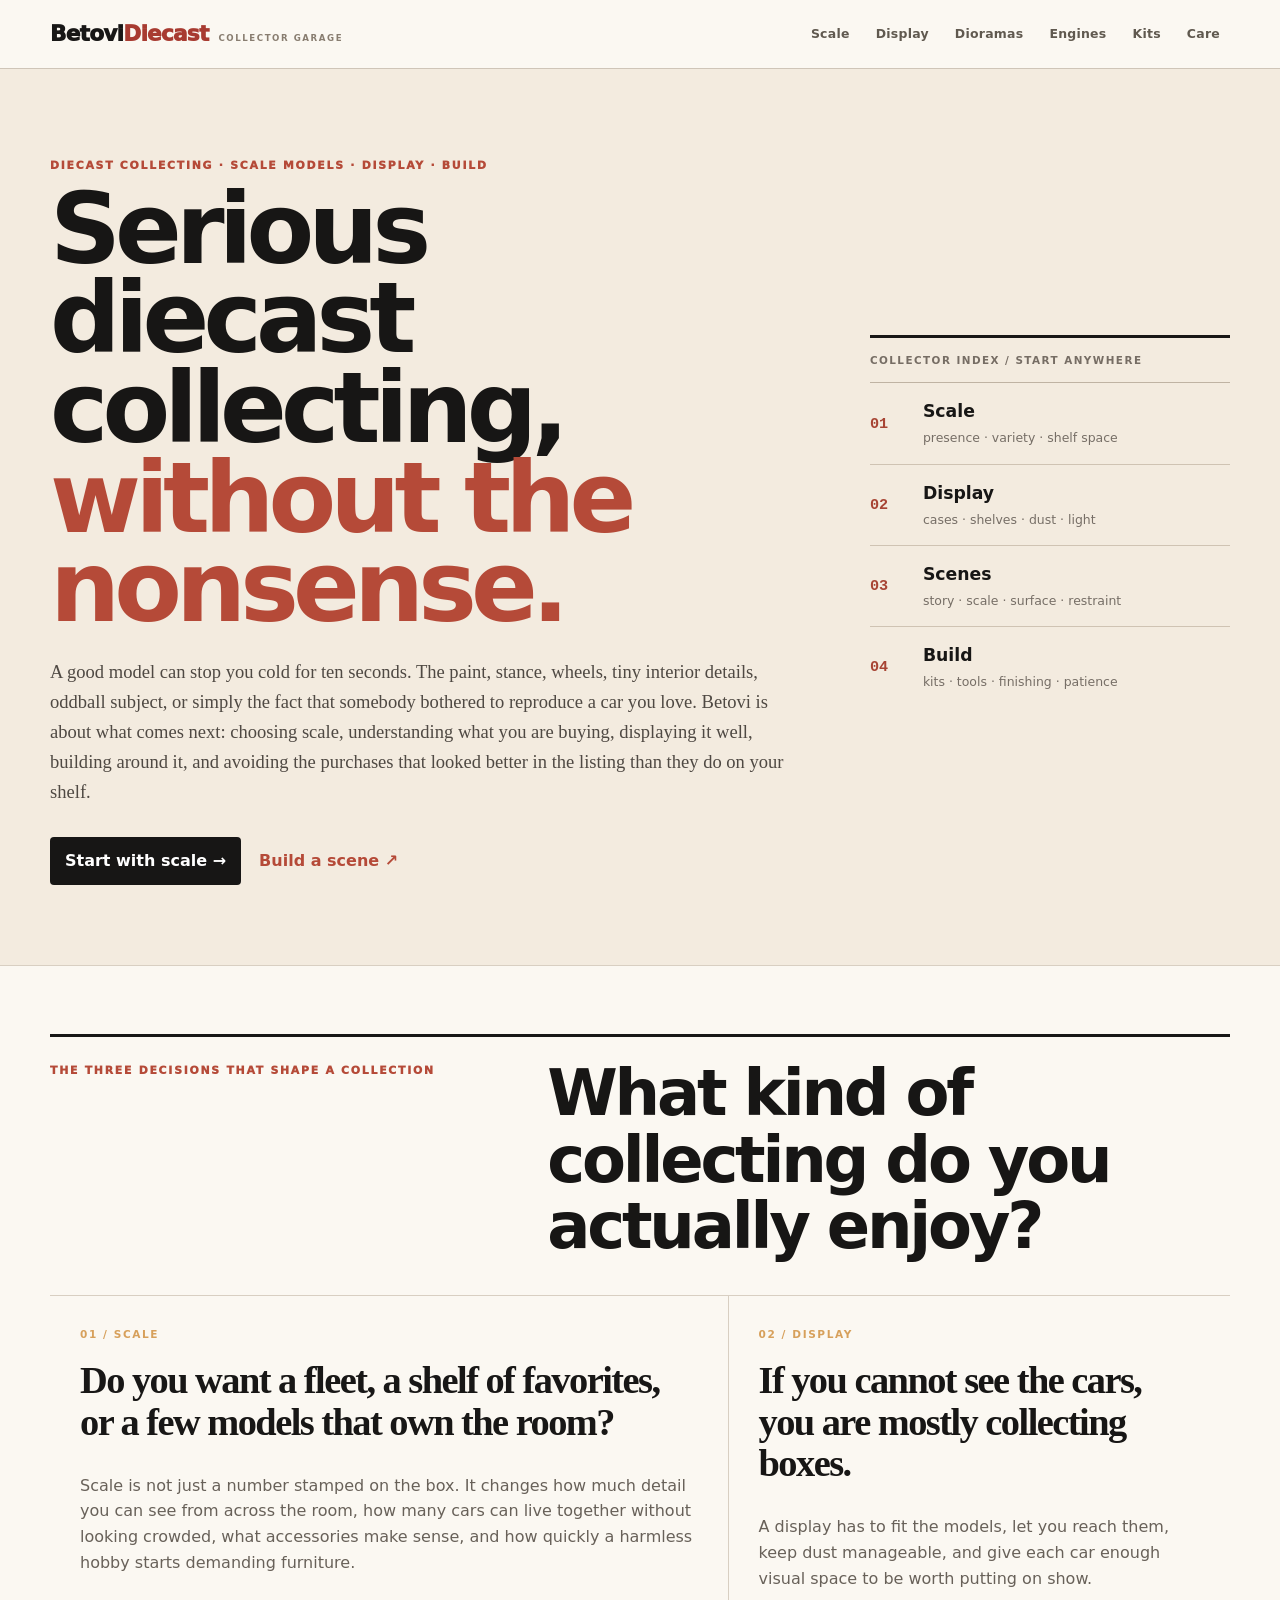
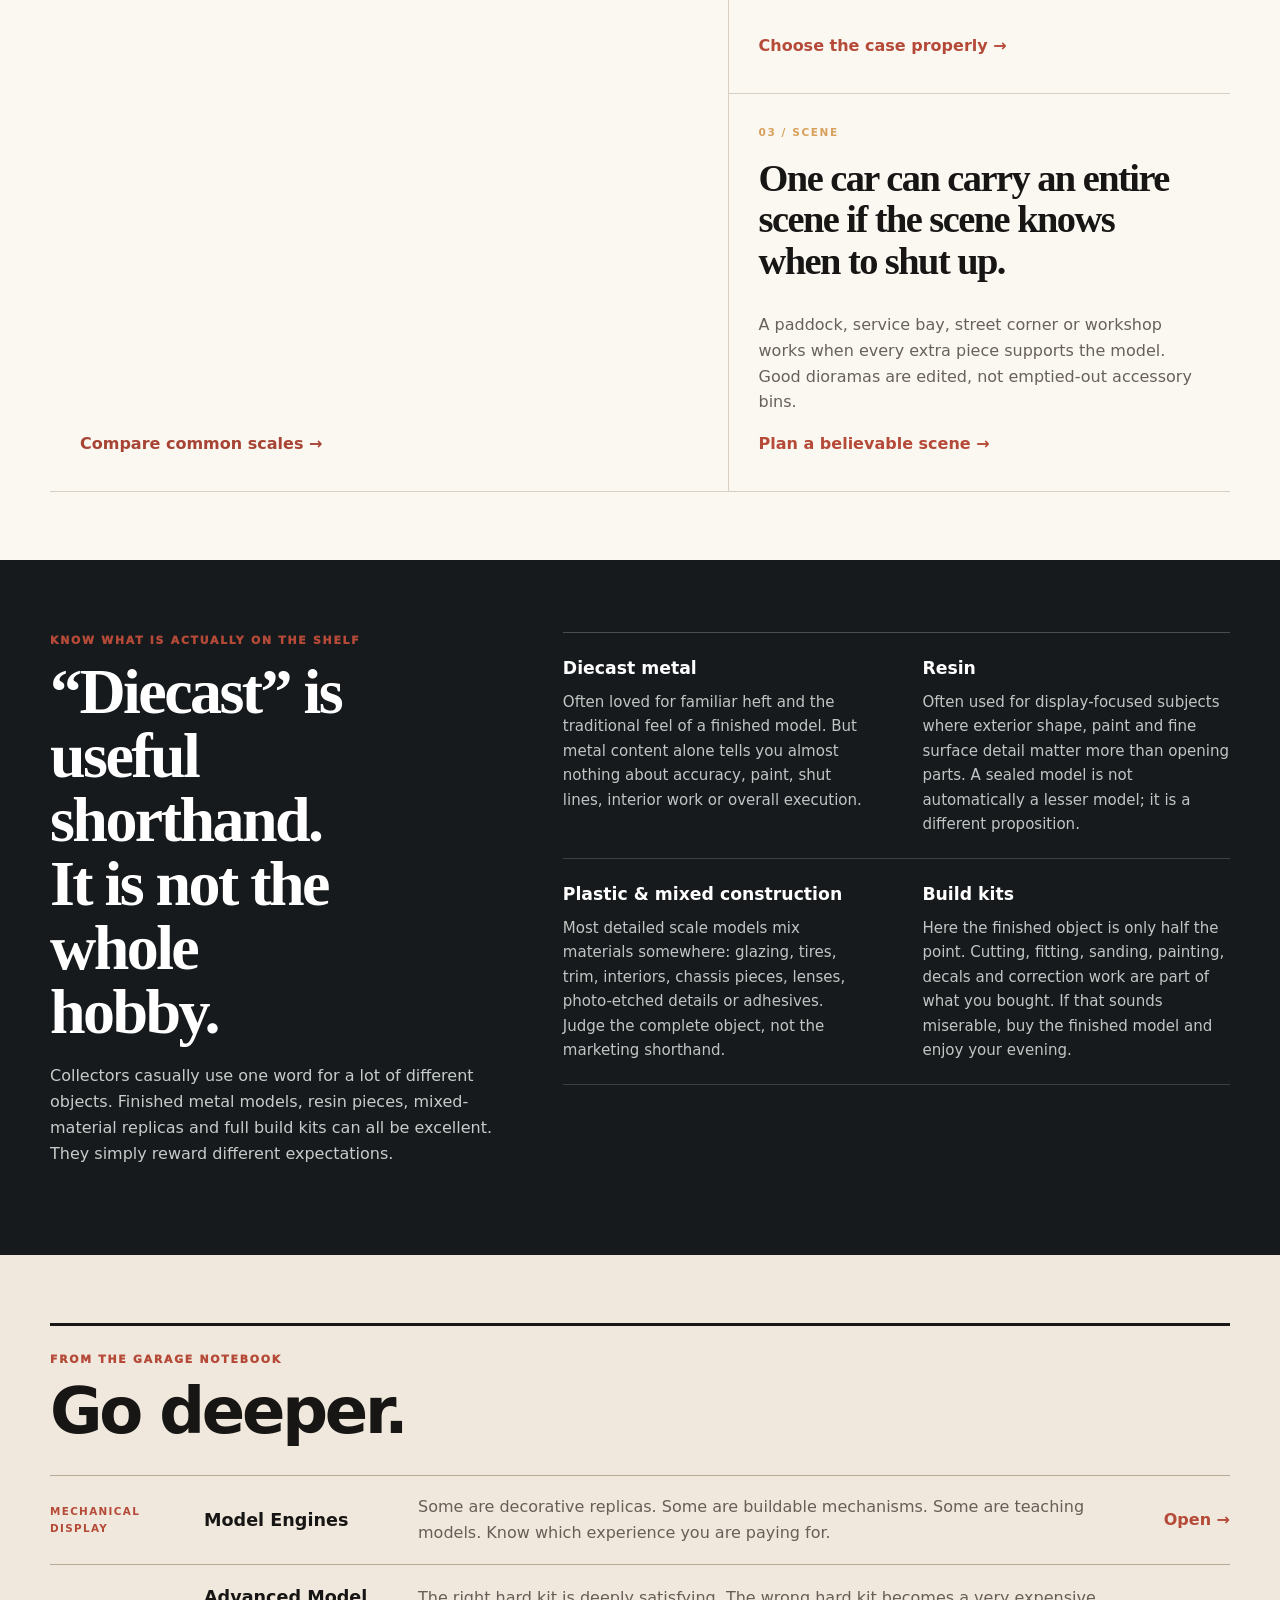
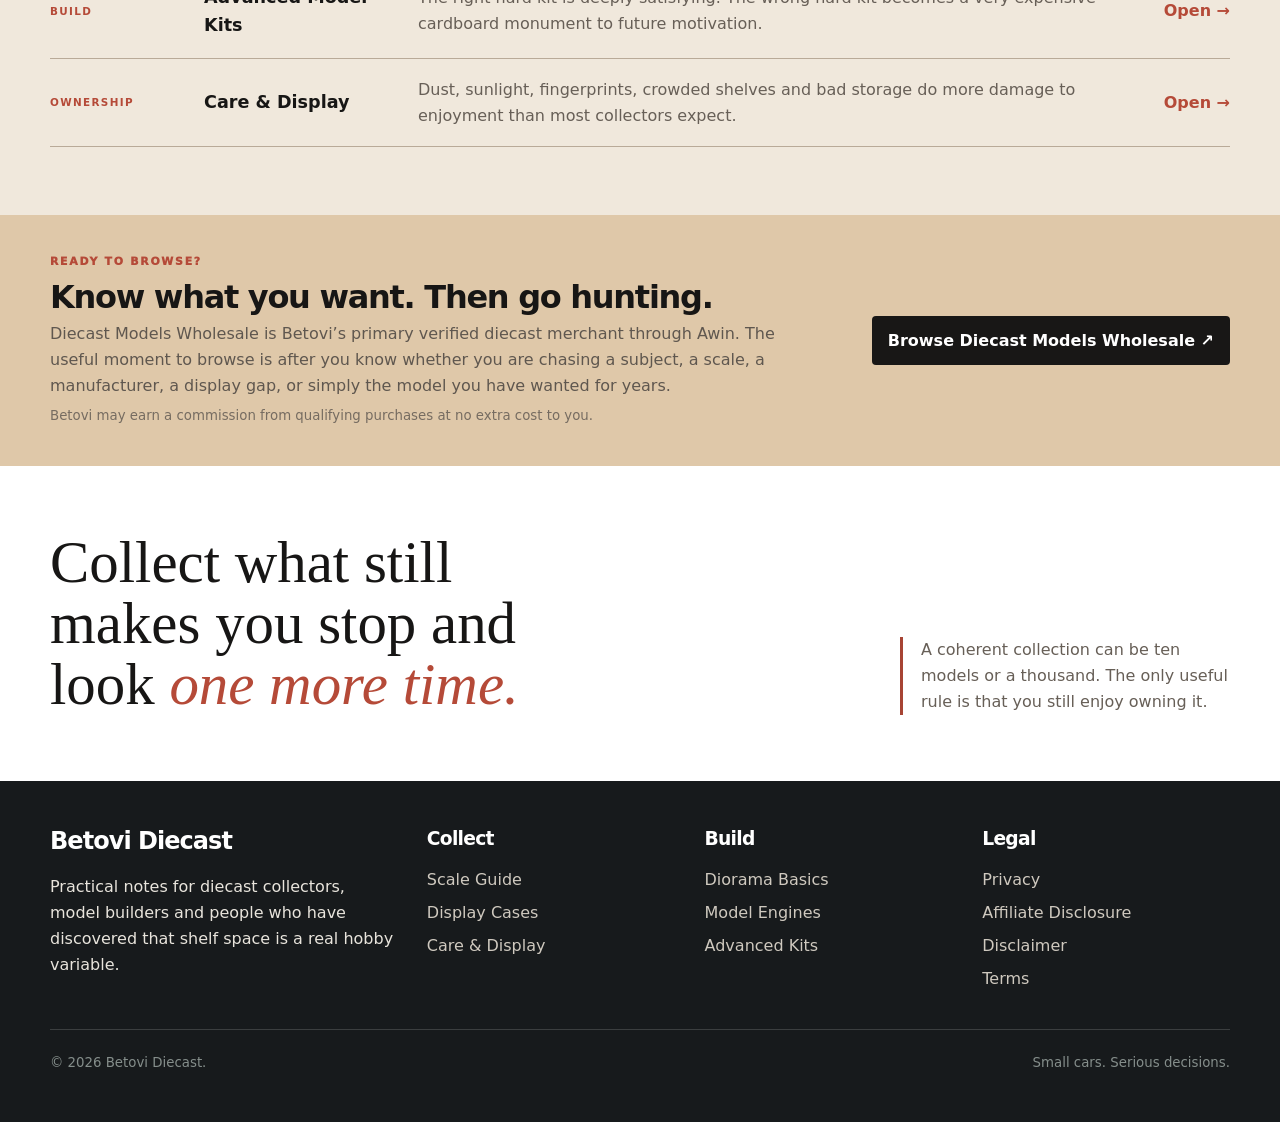
<file: index.html>
<!doctype html><html lang="en"><head><meta charset="utf-8"><meta name="viewport" content="width=device-width,initial-scale=1"><title>Betovi Diecast — Scale Models, Dioramas & Display Decisions</title><meta name="description" content="Practical diecast guidance for collectors and builders: scale, display, materials, dioramas, kits, model engines and collection care."><link rel="stylesheet" href="/assets/site.css"><link rel="stylesheet" href="/assets/home-reset.css"><link rel="stylesheet" href="/assets/polish.css"><link rel="canonical" href="https://betovi-co.com/"></head><body><a class="skip" href="#main">Skip to content</a><header class="site-head"><div class="wrap head-row"><a class="brand" href="/" aria-label="Betovi Diecast home">Betovi<span>Diecast</span><small>collector garage</small></a><nav class="nav" aria-label="Primary"><a href="/scale-guide/">Scale</a><a href="/display-cases/">Display</a><a href="/diorama-basics/">Dioramas</a><a href="/model-engines/">Engines</a><a href="/advanced-kits/">Kits</a><a href="/care-and-display/">Care</a></nav></div></header><main id="main" class="home-reset"><section class="editorial-hero"><div class="wrap hero-layout"><div class="hero-main"><p class="overline">Diecast collecting · scale models · display · build</p><h1>Serious diecast collecting, <em>without the nonsense.</em></h1><p class="lead">A good model can stop you cold for ten seconds. The paint, stance, wheels, tiny interior details, oddball subject, or simply the fact that somebody bothered to reproduce a car you love. Betovi is about what comes next: choosing scale, understanding what you are buying, displaying it well, building around it, and avoiding the purchases that looked better in the listing than they do on your shelf.</p><div class="hero-links"><a class="primary" href="/scale-guide/">Start with scale →</a><a href="/diorama-basics/">Build a scene ↗</a></div></div><aside class="collector-index" aria-label="Collector index"><p class="index-label">Collector index / start anywhere</p><a href="/scale-guide/"><span>01</span><div><b>Scale</b><small>presence · variety · shelf space</small></div></a><a href="/display-cases/"><span>02</span><div><b>Display</b><small>cases · shelves · dust · light</small></div></a><a href="/diorama-basics/"><span>03</span><div><b>Scenes</b><small>story · scale · surface · restraint</small></div></a><a href="/advanced-kits/"><span>04</span><div><b>Build</b><small>kits · tools · finishing · patience</small></div></a></aside></div></section><section class="desk-section"><div class="wrap"><div class="section-heading"><p class="overline">The three decisions that shape a collection</p><h2>What kind of collecting do you actually enjoy?</h2></div><div class="editorial-grid"><article class="feature-story"><p class="story-no">01 / SCALE</p><h3>Do you want a fleet, a shelf of favorites, or a few models that own the room?</h3><p>Scale is not just a number stamped on the box. It changes how much detail you can see from across the room, how many cars can live together without looking crowded, what accessories make sense, and how quickly a harmless hobby starts demanding furniture.</p><a href="/scale-guide/">Compare common scales →</a></article><div class="side-stories"><article><p class="story-no">02 / DISPLAY</p><h3>If you cannot see the cars, you are mostly collecting boxes.</h3><p>A display has to fit the models, let you reach them, keep dust manageable, and give each car enough visual space to be worth putting on show.</p><a href="/display-cases/">Choose the case properly →</a></article><article><p class="story-no">03 / SCENE</p><h3>One car can carry an entire scene if the scene knows when to shut up.</h3><p>A paddock, service bay, street corner or workshop works when every extra piece supports the model. Good dioramas are edited, not emptied-out accessory bins.</p><a href="/diorama-basics/">Plan a believable scene →</a></article></div></div></div></section><section class="object-section"><div class="wrap object-layout"><div class="object-intro"><p class="overline">Know what is actually on the shelf</p><h2>“Diecast” is useful shorthand. It is not the whole hobby.</h2><p>Collectors casually use one word for a lot of different objects. Finished metal models, resin pieces, mixed-material replicas and full build kits can all be excellent. They simply reward different expectations.</p></div><div class="object-list"><div><span>Diecast metal</span><p>Often loved for familiar heft and the traditional feel of a finished model. But metal content alone tells you almost nothing about accuracy, paint, shut lines, interior work or overall execution.</p></div><div><span>Resin</span><p>Often used for display-focused subjects where exterior shape, paint and fine surface detail matter more than opening parts. A sealed model is not automatically a lesser model; it is a different proposition.</p></div><div><span>Plastic & mixed construction</span><p>Most detailed scale models mix materials somewhere: glazing, tires, trim, interiors, chassis pieces, lenses, photo-etched details or adhesives. Judge the complete object, not the marketing shorthand.</p></div><div><span>Build kits</span><p>Here the finished object is only half the point. Cutting, fitting, sanding, painting, decals and correction work are part of what you bought. If that sounds miserable, buy the finished model and enjoy your evening.</p></div></div></div></section><section class="notebook-section"><div class="wrap"><div class="section-heading compact"><p class="overline">From the garage notebook</p><h2>Go deeper.</h2></div><div class="notebook-list"><a href="/model-engines/"><span>Mechanical display</span><b>Model Engines</b><p>Some are decorative replicas. Some are buildable mechanisms. Some are teaching models. Know which experience you are paying for.</p><em>Open →</em></a><a href="/advanced-kits/"><span>Build</span><b>Advanced Model Kits</b><p>The right hard kit is deeply satisfying. The wrong hard kit becomes a very expensive cardboard monument to future motivation.</p><em>Open →</em></a><a href="/care-and-display/"><span>Ownership</span><b>Care & Display</b><p>Dust, sunlight, fingerprints, crowded shelves and bad storage do more damage to enjoyment than most collectors expect.</p><em>Open →</em></a></div></div></section><section class="merchant-band"><div class="wrap merchant-layout"><div><p class="overline">Ready to browse?</p><h2>Know what you want. Then go hunting.</h2><p>Diecast Models Wholesale is Betovi’s primary verified diecast merchant through Awin. The useful moment to browse is after you know whether you are chasing a subject, a scale, a manufacturer, a display gap, or simply the model you have wanted for years.</p><small>Betovi may earn a commission from qualifying purchases at no extra cost to you.</small></div><a rel="sponsored noopener" href="https://www.awin1.com/cread.php?s=4062908&amp;v=87779&amp;q=532516&amp;r=1971551">Browse Diecast Models Wholesale ↗</a></div></section><section class="closing-note"><div class="wrap"><p>Collect what still makes you stop and look <em>one more time.</em></p><span>A coherent collection can be ten models or a thousand. The only useful rule is that you still enjoy owning it.</span></div></section></main><footer class="footer"><div class="wrap"><div class="foot-grid"><div><h2>Betovi Diecast</h2><p>Practical notes for diecast collectors, model builders and people who have discovered that shelf space is a real hobby variable.</p></div><div><h3>Collect</h3><a href="/scale-guide/">Scale Guide</a><a href="/display-cases/">Display Cases</a><a href="/care-and-display/">Care & Display</a></div><div><h3>Build</h3><a href="/diorama-basics/">Diorama Basics</a><a href="/model-engines/">Model Engines</a><a href="/advanced-kits/">Advanced Kits</a></div><div><h3>Legal</h3><a href="/privacy/">Privacy</a><a href="/affiliate-disclosure/">Affiliate Disclosure</a><a href="/disclaimer/">Disclaimer</a><a href="/terms/">Terms</a></div></div><div class="foot-bottom"><small>© 2026 Betovi Diecast.</small><small>Small cars. Serious decisions.</small></div></div></footer></body></html>
</file>
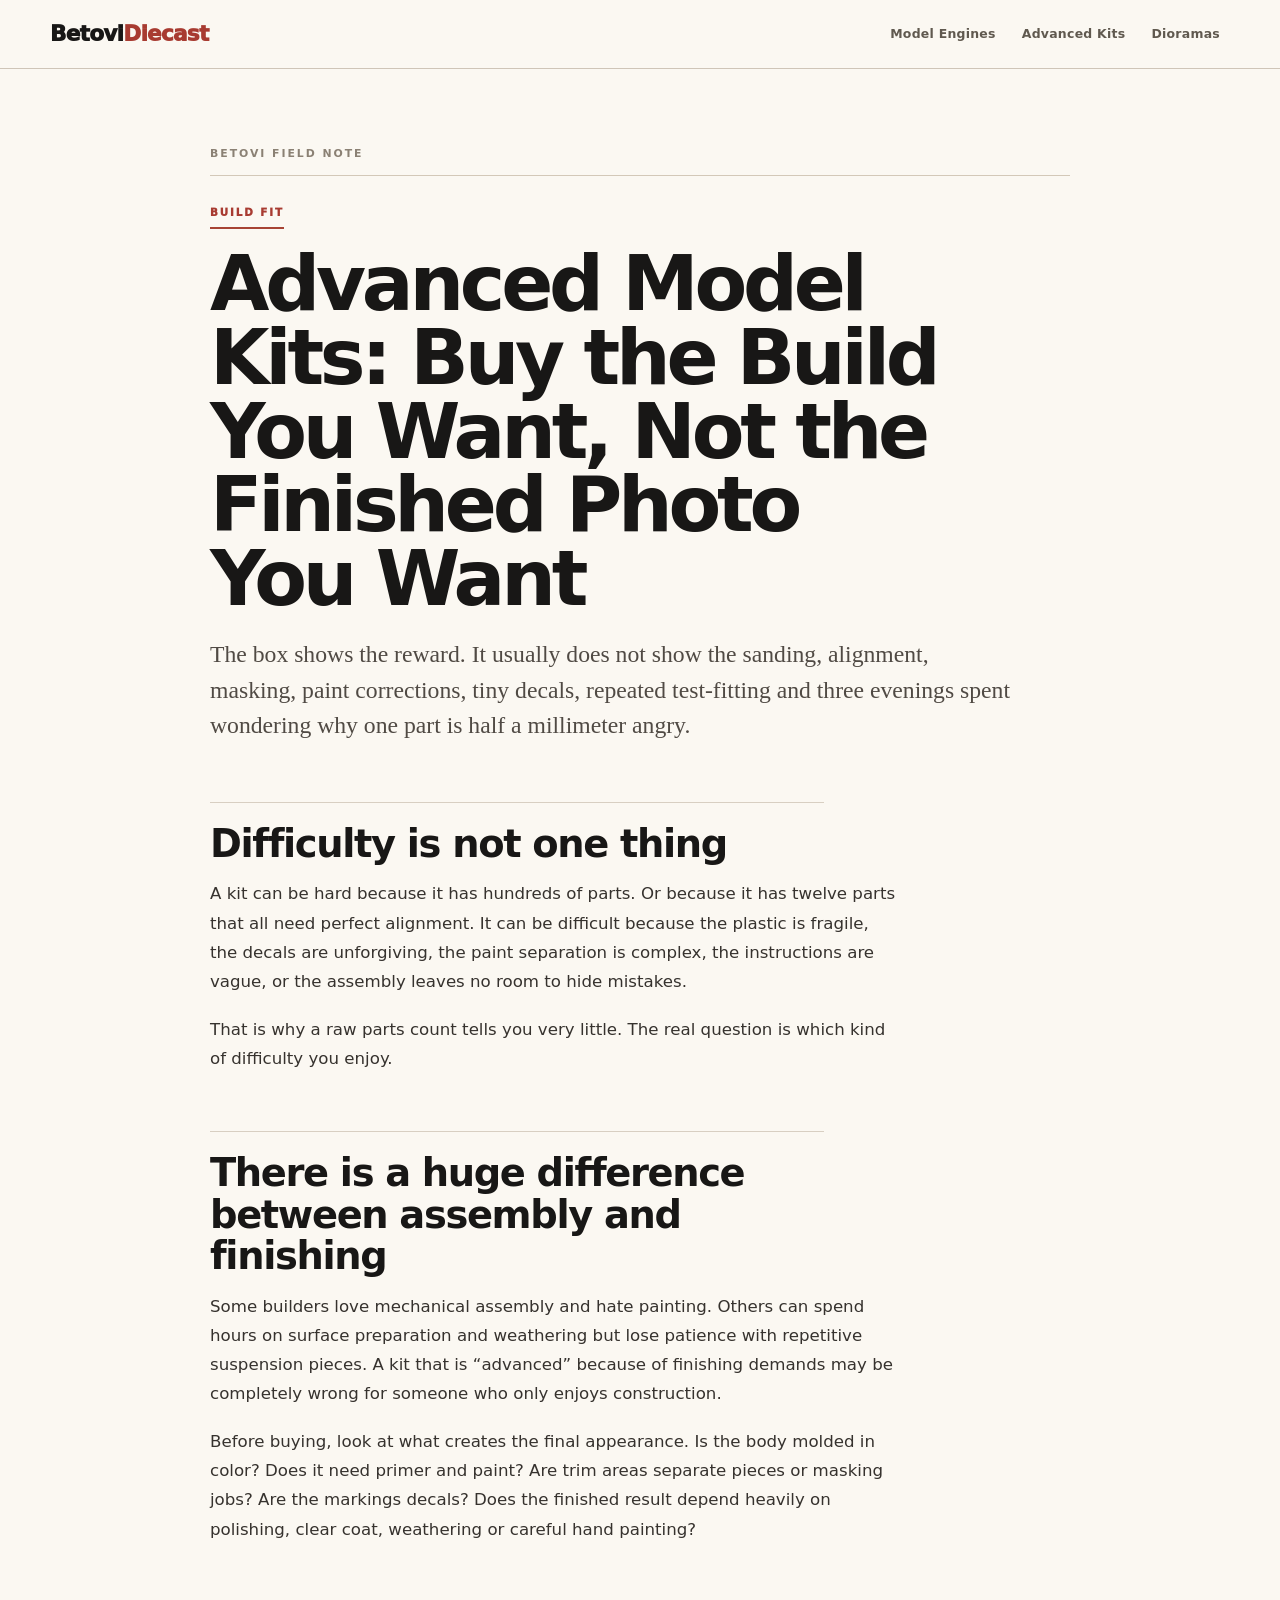
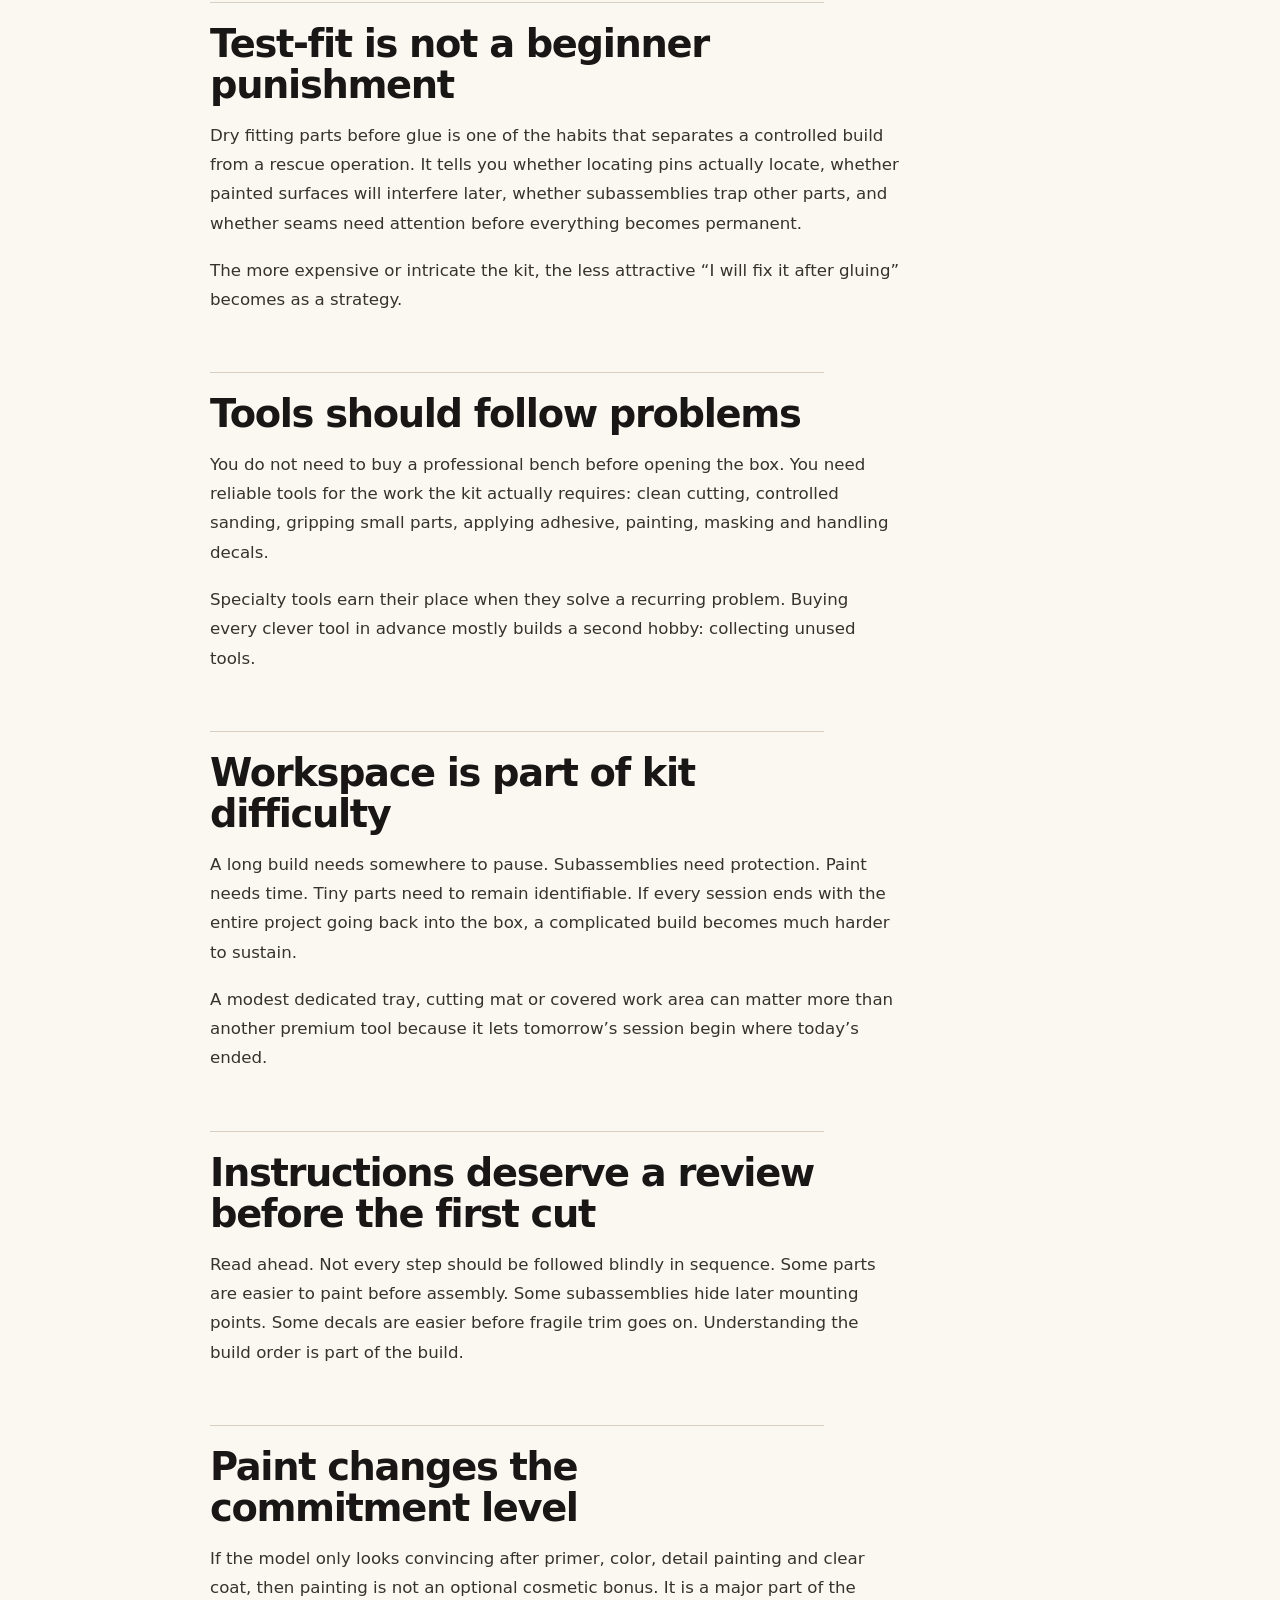
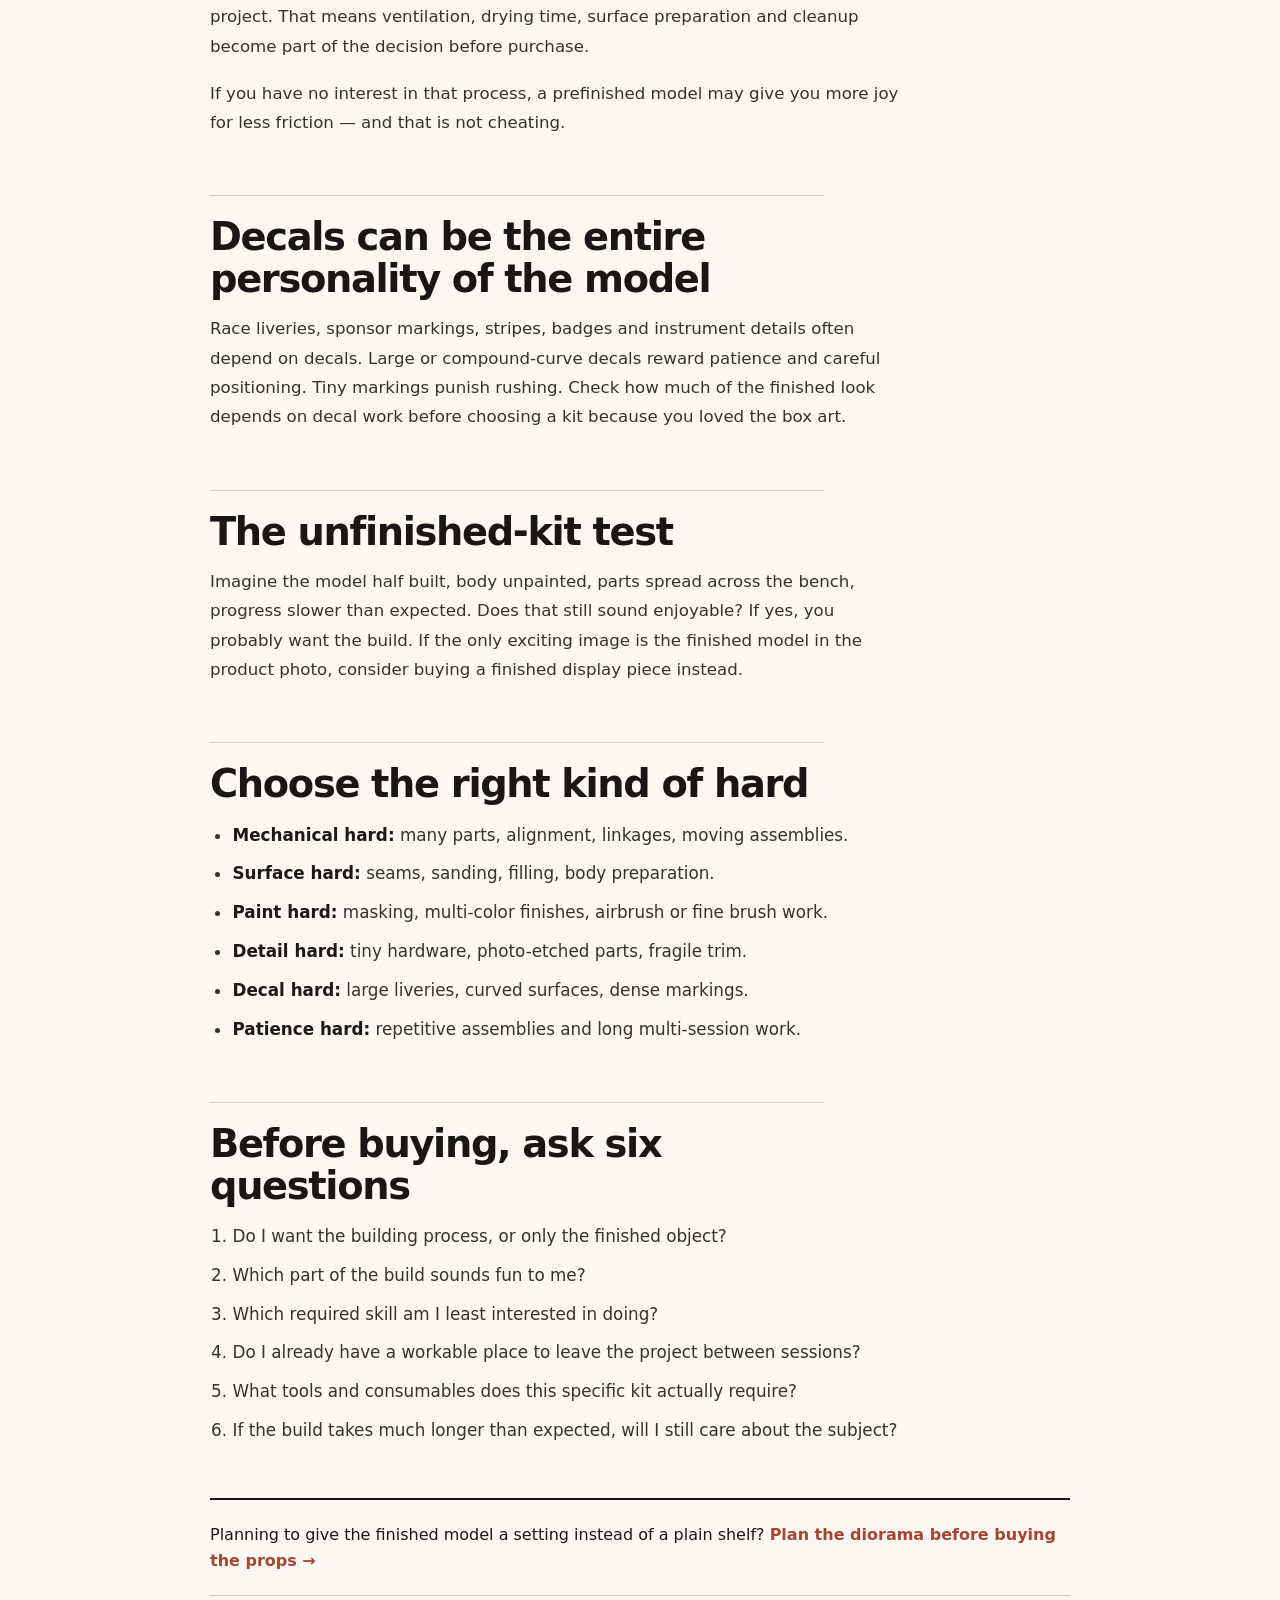
<file: advanced-kits/index.html>
<!doctype html><html lang="en"><head><meta charset="utf-8"><meta name="viewport" content="width=device-width,initial-scale=1"><title>Advanced Model Kits: Are You Ready for the Build? | Betovi Diecast</title><meta name="description" content="Choose an advanced model kit by build process, tools, finishing demands, workspace and patience — not just the finished box art."><link rel="stylesheet" href="/assets/site.css"><link rel="stylesheet" href="/assets/polish.css"><link rel="canonical" href="https://betovi-co.com/advanced-kits/"></head><body><header class="site-head"><div class="wrap head-row"><a class="brand" href="/">Betovi<span>Diecast</span></a><nav class="nav"><a href="/model-engines/">Model Engines</a><a href="/advanced-kits/">Advanced Kits</a><a href="/diorama-basics/">Dioramas</a></nav></div></header><article class="article"><div class="eyebrow">Build fit</div><h1>Advanced Model Kits: Buy the Build You Want, Not the Finished Photo You Want</h1><p class="dek">The box shows the reward. It usually does not show the sanding, alignment, masking, paint corrections, tiny decals, repeated test-fitting and three evenings spent wondering why one part is half a millimeter angry.</p><h2>Difficulty is not one thing</h2><p>A kit can be hard because it has hundreds of parts. Or because it has twelve parts that all need perfect alignment. It can be difficult because the plastic is fragile, the decals are unforgiving, the paint separation is complex, the instructions are vague, or the assembly leaves no room to hide mistakes.</p><p>That is why a raw parts count tells you very little. The real question is which kind of difficulty you enjoy.</p><h2>There is a huge difference between assembly and finishing</h2><p>Some builders love mechanical assembly and hate painting. Others can spend hours on surface preparation and weathering but lose patience with repetitive suspension pieces. A kit that is “advanced” because of finishing demands may be completely wrong for someone who only enjoys construction.</p><p>Before buying, look at what creates the final appearance. Is the body molded in color? Does it need primer and paint? Are trim areas separate pieces or masking jobs? Are the markings decals? Does the finished result depend heavily on polishing, clear coat, weathering or careful hand painting?</p><h2>Test-fit is not a beginner punishment</h2><p>Dry fitting parts before glue is one of the habits that separates a controlled build from a rescue operation. It tells you whether locating pins actually locate, whether painted surfaces will interfere later, whether subassemblies trap other parts, and whether seams need attention before everything becomes permanent.</p><p>The more expensive or intricate the kit, the less attractive “I will fix it after gluing” becomes as a strategy.</p><h2>Tools should follow problems</h2><p>You do not need to buy a professional bench before opening the box. You need reliable tools for the work the kit actually requires: clean cutting, controlled sanding, gripping small parts, applying adhesive, painting, masking and handling decals.</p><p>Specialty tools earn their place when they solve a recurring problem. Buying every clever tool in advance mostly builds a second hobby: collecting unused tools.</p><h2>Workspace is part of kit difficulty</h2><p>A long build needs somewhere to pause. Subassemblies need protection. Paint needs time. Tiny parts need to remain identifiable. If every session ends with the entire project going back into the box, a complicated build becomes much harder to sustain.</p><p>A modest dedicated tray, cutting mat or covered work area can matter more than another premium tool because it lets tomorrow’s session begin where today’s ended.</p><h2>Instructions deserve a review before the first cut</h2><p>Read ahead. Not every step should be followed blindly in sequence. Some parts are easier to paint before assembly. Some subassemblies hide later mounting points. Some decals are easier before fragile trim goes on. Understanding the build order is part of the build.</p><h2>Paint changes the commitment level</h2><p>If the model only looks convincing after primer, color, detail painting and clear coat, then painting is not an optional cosmetic bonus. It is a major part of the project. That means ventilation, drying time, surface preparation and cleanup become part of the decision before purchase.</p><p>If you have no interest in that process, a prefinished model may give you more joy for less friction — and that is not cheating.</p><h2>Decals can be the entire personality of the model</h2><p>Race liveries, sponsor markings, stripes, badges and instrument details often depend on decals. Large or compound-curve decals reward patience and careful positioning. Tiny markings punish rushing. Check how much of the finished look depends on decal work before choosing a kit because you loved the box art.</p><h2>The unfinished-kit test</h2><p>Imagine the model half built, body unpainted, parts spread across the bench, progress slower than expected. Does that still sound enjoyable? If yes, you probably want the build. If the only exciting image is the finished model in the product photo, consider buying a finished display piece instead.</p><h2>Choose the right kind of hard</h2><ul><li><strong>Mechanical hard:</strong> many parts, alignment, linkages, moving assemblies.</li><li><strong>Surface hard:</strong> seams, sanding, filling, body preparation.</li><li><strong>Paint hard:</strong> masking, multi-color finishes, airbrush or fine brush work.</li><li><strong>Detail hard:</strong> tiny hardware, photo-etched parts, fragile trim.</li><li><strong>Decal hard:</strong> large liveries, curved surfaces, dense markings.</li><li><strong>Patience hard:</strong> repetitive assemblies and long multi-session work.</li></ul><h2>Before buying, ask six questions</h2><ol><li>Do I want the building process, or only the finished object?</li><li>Which part of the build sounds fun to me?</li><li>Which required skill am I least interested in doing?</li><li>Do I already have a workable place to leave the project between sessions?</li><li>What tools and consumables does this specific kit actually require?</li><li>If the build takes much longer than expected, will I still care about the subject?</li></ol><div class="route-box">Planning to give the finished model a setting instead of a plain shelf? <a href="/diorama-basics/">Plan the diorama before buying the props →</a></div></article></body></html>
</file>
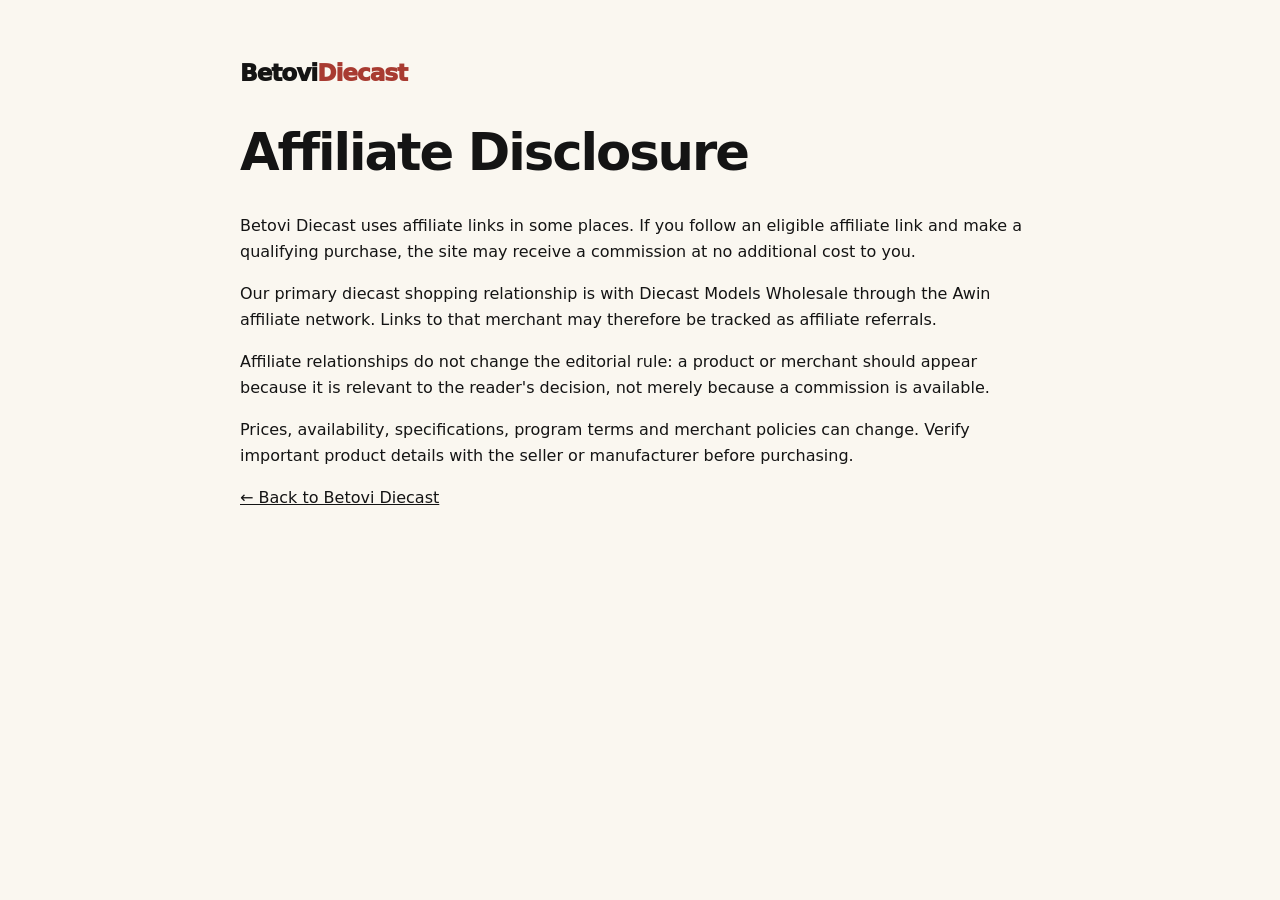
<file: affiliate-disclosure/index.html>
<!doctype html><html lang="en"><head><meta charset="utf-8"><meta name="viewport" content="width=device-width,initial-scale=1"><title>Affiliate Disclosure | Betovi Diecast</title><meta name="description" content="Affiliate disclosure for Betovi Diecast."><link rel="stylesheet" href="/assets/site.css"><link rel="canonical" href="https://betovi-co.com/affiliate-disclosure/"></head><body><main class="legal"><a class="brand" href="/">Betovi<span>Diecast</span></a><h1>Affiliate Disclosure</h1><p>Betovi Diecast uses affiliate links in some places. If you follow an eligible affiliate link and make a qualifying purchase, the site may receive a commission at no additional cost to you.</p><p>Our primary diecast shopping relationship is with Diecast Models Wholesale through the Awin affiliate network. Links to that merchant may therefore be tracked as affiliate referrals.</p><p>Affiliate relationships do not change the editorial rule: a product or merchant should appear because it is relevant to the reader's decision, not merely because a commission is available.</p><p>Prices, availability, specifications, program terms and merchant policies can change. Verify important product details with the seller or manufacturer before purchasing.</p><p><a href="/">← Back to Betovi Diecast</a></p></main></body></html>
</file>
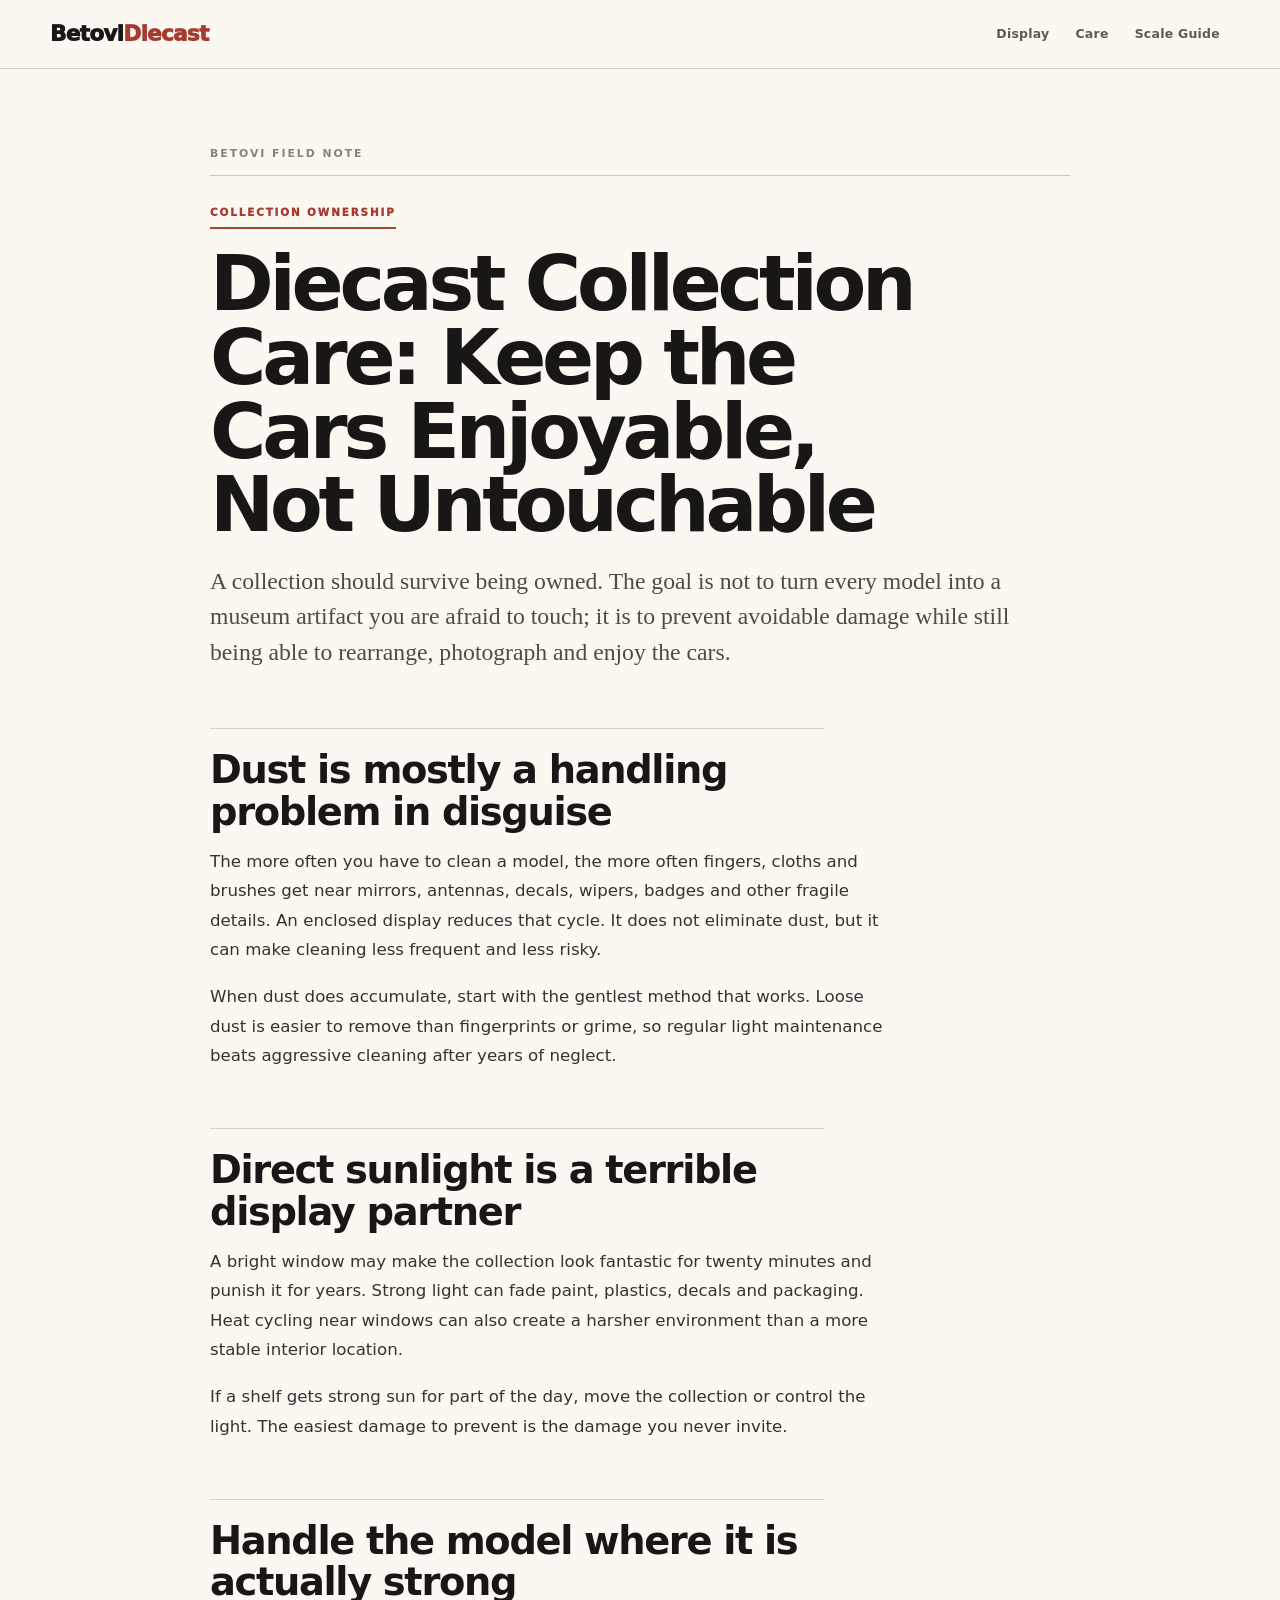
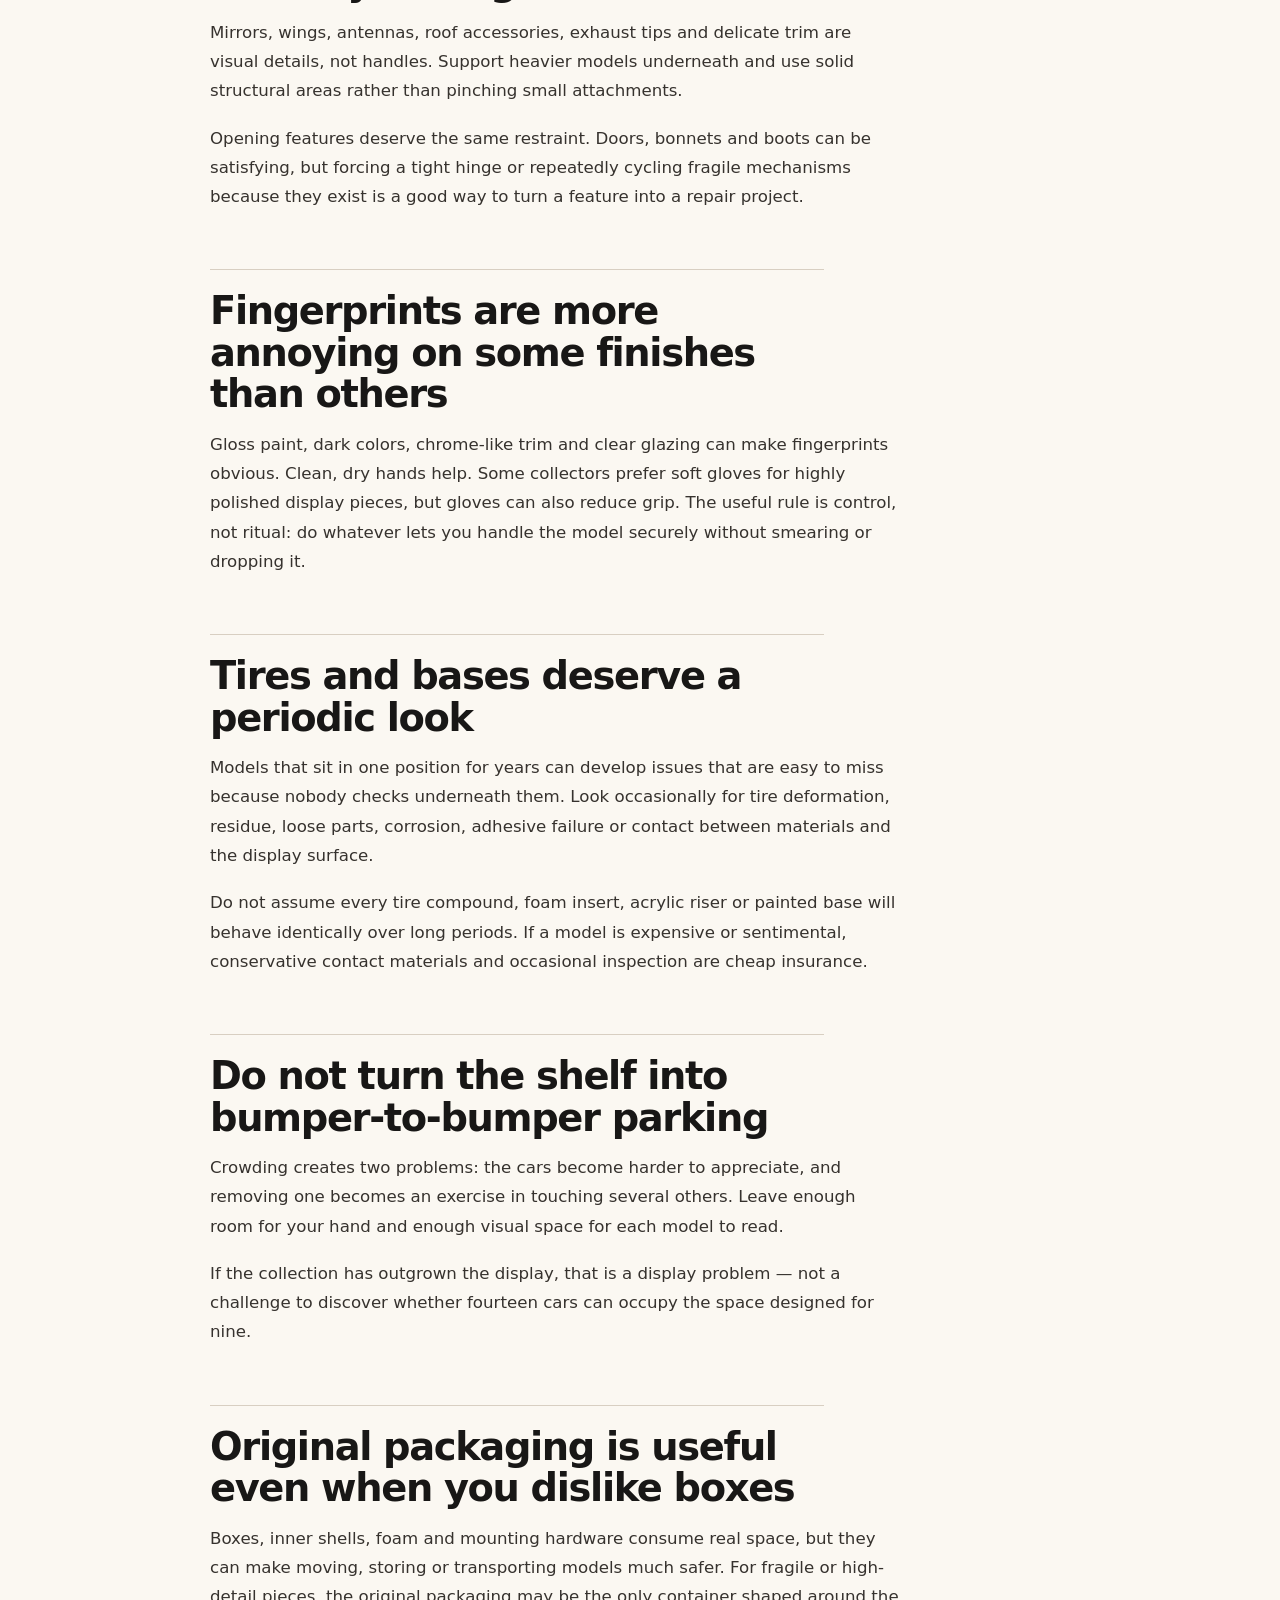
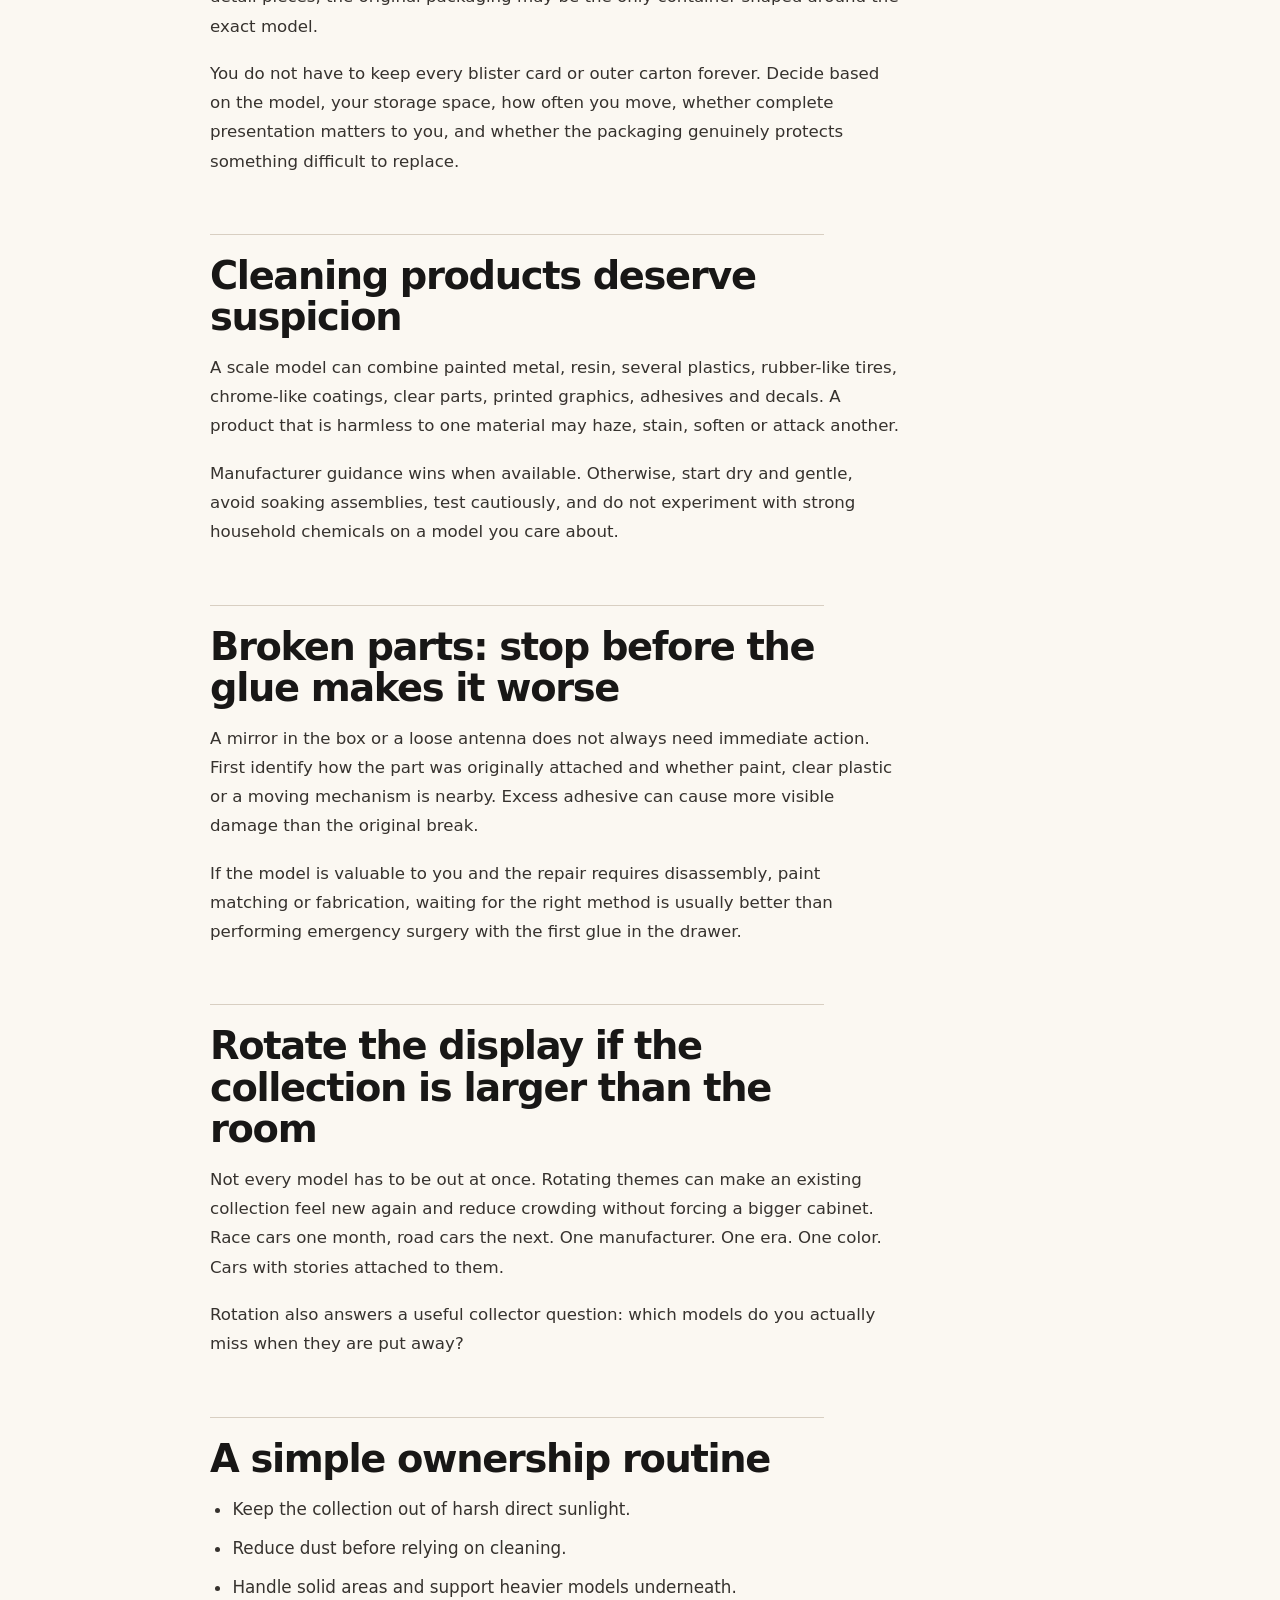
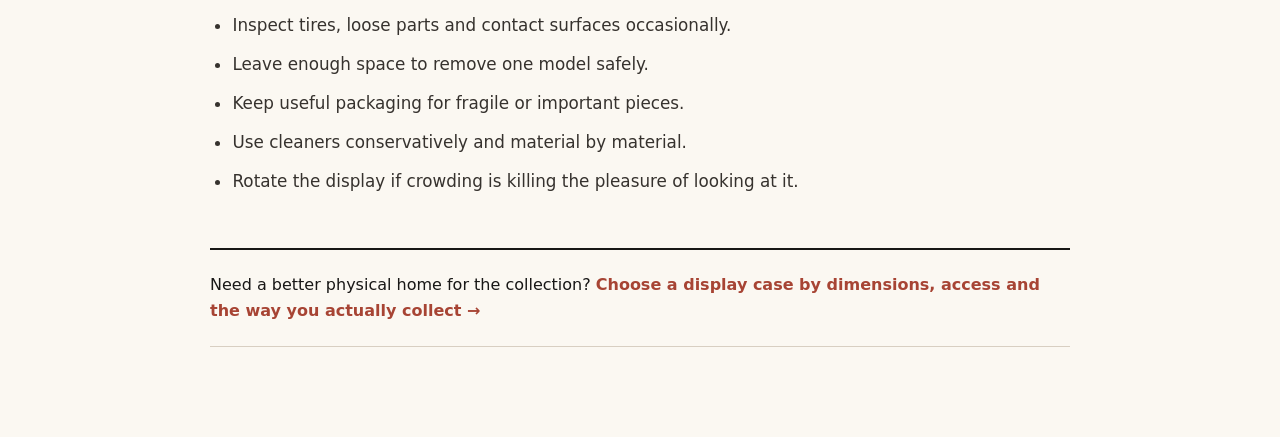
<file: care-and-display/index.html>
<!doctype html><html lang="en"><head><meta charset="utf-8"><meta name="viewport" content="width=device-width,initial-scale=1"><title>Diecast Collection Care & Display | Betovi Diecast</title><meta name="description" content="Practical diecast collection care: dust, sunlight, handling, packaging, tires, spacing, cleaning and display habits that keep models enjoyable."><link rel="stylesheet" href="/assets/site.css"><link rel="stylesheet" href="/assets/polish.css"><link rel="canonical" href="https://betovi-co.com/care-and-display/"></head><body><header class="site-head"><div class="wrap head-row"><a class="brand" href="/">Betovi<span>Diecast</span></a><nav class="nav"><a href="/display-cases/">Display</a><a href="/care-and-display/">Care</a><a href="/scale-guide/">Scale Guide</a></nav></div></header><article class="article"><div class="eyebrow">Collection ownership</div><h1>Diecast Collection Care: Keep the Cars Enjoyable, Not Untouchable</h1><p class="dek">A collection should survive being owned. The goal is not to turn every model into a museum artifact you are afraid to touch; it is to prevent avoidable damage while still being able to rearrange, photograph and enjoy the cars.</p><h2>Dust is mostly a handling problem in disguise</h2><p>The more often you have to clean a model, the more often fingers, cloths and brushes get near mirrors, antennas, decals, wipers, badges and other fragile details. An enclosed display reduces that cycle. It does not eliminate dust, but it can make cleaning less frequent and less risky.</p><p>When dust does accumulate, start with the gentlest method that works. Loose dust is easier to remove than fingerprints or grime, so regular light maintenance beats aggressive cleaning after years of neglect.</p><h2>Direct sunlight is a terrible display partner</h2><p>A bright window may make the collection look fantastic for twenty minutes and punish it for years. Strong light can fade paint, plastics, decals and packaging. Heat cycling near windows can also create a harsher environment than a more stable interior location.</p><p>If a shelf gets strong sun for part of the day, move the collection or control the light. The easiest damage to prevent is the damage you never invite.</p><h2>Handle the model where it is actually strong</h2><p>Mirrors, wings, antennas, roof accessories, exhaust tips and delicate trim are visual details, not handles. Support heavier models underneath and use solid structural areas rather than pinching small attachments.</p><p>Opening features deserve the same restraint. Doors, bonnets and boots can be satisfying, but forcing a tight hinge or repeatedly cycling fragile mechanisms because they exist is a good way to turn a feature into a repair project.</p><h2>Fingerprints are more annoying on some finishes than others</h2><p>Gloss paint, dark colors, chrome-like trim and clear glazing can make fingerprints obvious. Clean, dry hands help. Some collectors prefer soft gloves for highly polished display pieces, but gloves can also reduce grip. The useful rule is control, not ritual: do whatever lets you handle the model securely without smearing or dropping it.</p><h2>Tires and bases deserve a periodic look</h2><p>Models that sit in one position for years can develop issues that are easy to miss because nobody checks underneath them. Look occasionally for tire deformation, residue, loose parts, corrosion, adhesive failure or contact between materials and the display surface.</p><p>Do not assume every tire compound, foam insert, acrylic riser or painted base will behave identically over long periods. If a model is expensive or sentimental, conservative contact materials and occasional inspection are cheap insurance.</p><h2>Do not turn the shelf into bumper-to-bumper parking</h2><p>Crowding creates two problems: the cars become harder to appreciate, and removing one becomes an exercise in touching several others. Leave enough room for your hand and enough visual space for each model to read.</p><p>If the collection has outgrown the display, that is a display problem — not a challenge to discover whether fourteen cars can occupy the space designed for nine.</p><h2>Original packaging is useful even when you dislike boxes</h2><p>Boxes, inner shells, foam and mounting hardware consume real space, but they can make moving, storing or transporting models much safer. For fragile or high-detail pieces, the original packaging may be the only container shaped around the exact model.</p><p>You do not have to keep every blister card or outer carton forever. Decide based on the model, your storage space, how often you move, whether complete presentation matters to you, and whether the packaging genuinely protects something difficult to replace.</p><h2>Cleaning products deserve suspicion</h2><p>A scale model can combine painted metal, resin, several plastics, rubber-like tires, chrome-like coatings, clear parts, printed graphics, adhesives and decals. A product that is harmless to one material may haze, stain, soften or attack another.</p><p>Manufacturer guidance wins when available. Otherwise, start dry and gentle, avoid soaking assemblies, test cautiously, and do not experiment with strong household chemicals on a model you care about.</p><h2>Broken parts: stop before the glue makes it worse</h2><p>A mirror in the box or a loose antenna does not always need immediate action. First identify how the part was originally attached and whether paint, clear plastic or a moving mechanism is nearby. Excess adhesive can cause more visible damage than the original break.</p><p>If the model is valuable to you and the repair requires disassembly, paint matching or fabrication, waiting for the right method is usually better than performing emergency surgery with the first glue in the drawer.</p><h2>Rotate the display if the collection is larger than the room</h2><p>Not every model has to be out at once. Rotating themes can make an existing collection feel new again and reduce crowding without forcing a bigger cabinet. Race cars one month, road cars the next. One manufacturer. One era. One color. Cars with stories attached to them.</p><p>Rotation also answers a useful collector question: which models do you actually miss when they are put away?</p><h2>A simple ownership routine</h2><ul><li>Keep the collection out of harsh direct sunlight.</li><li>Reduce dust before relying on cleaning.</li><li>Handle solid areas and support heavier models underneath.</li><li>Inspect tires, loose parts and contact surfaces occasionally.</li><li>Leave enough space to remove one model safely.</li><li>Keep useful packaging for fragile or important pieces.</li><li>Use cleaners conservatively and material by material.</li><li>Rotate the display if crowding is killing the pleasure of looking at it.</li></ul><div class="route-box">Need a better physical home for the collection? <a href="/display-cases/">Choose a display case by dimensions, access and the way you actually collect →</a></div></article></body></html>
</file>
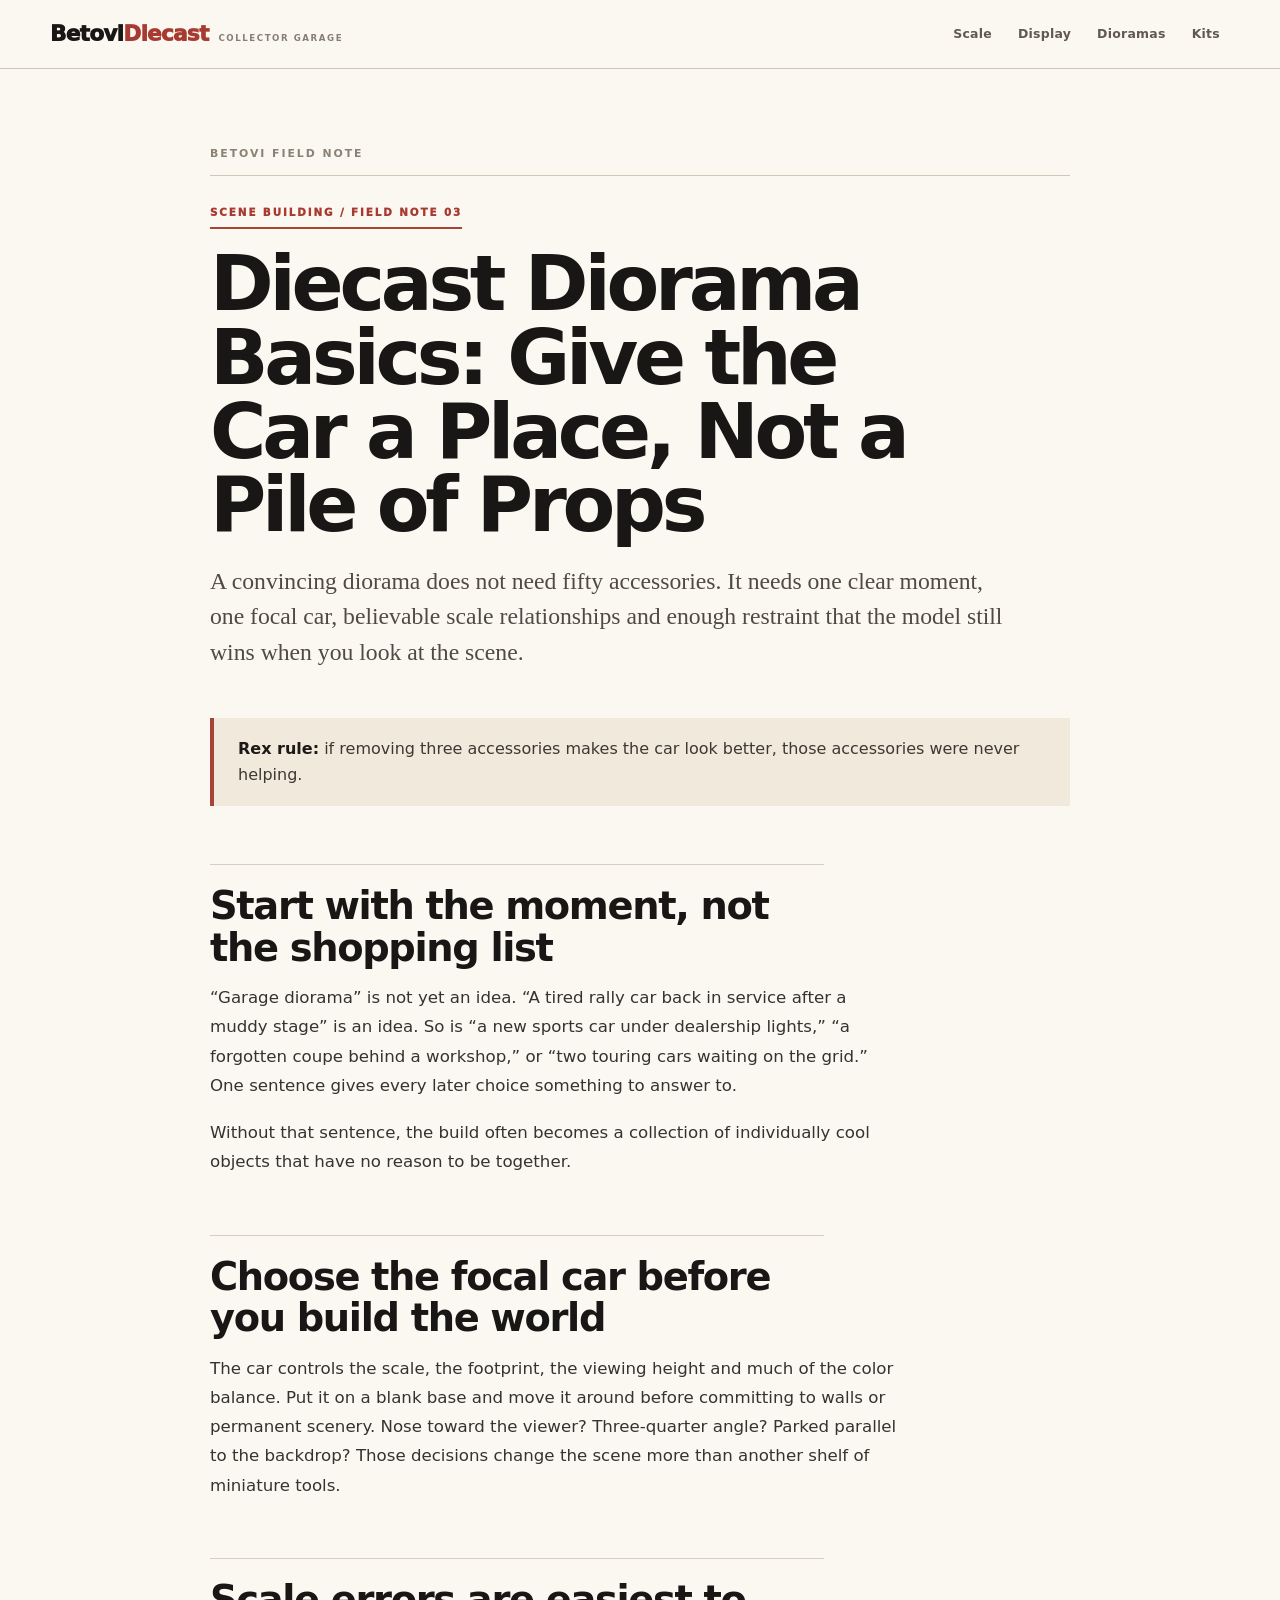
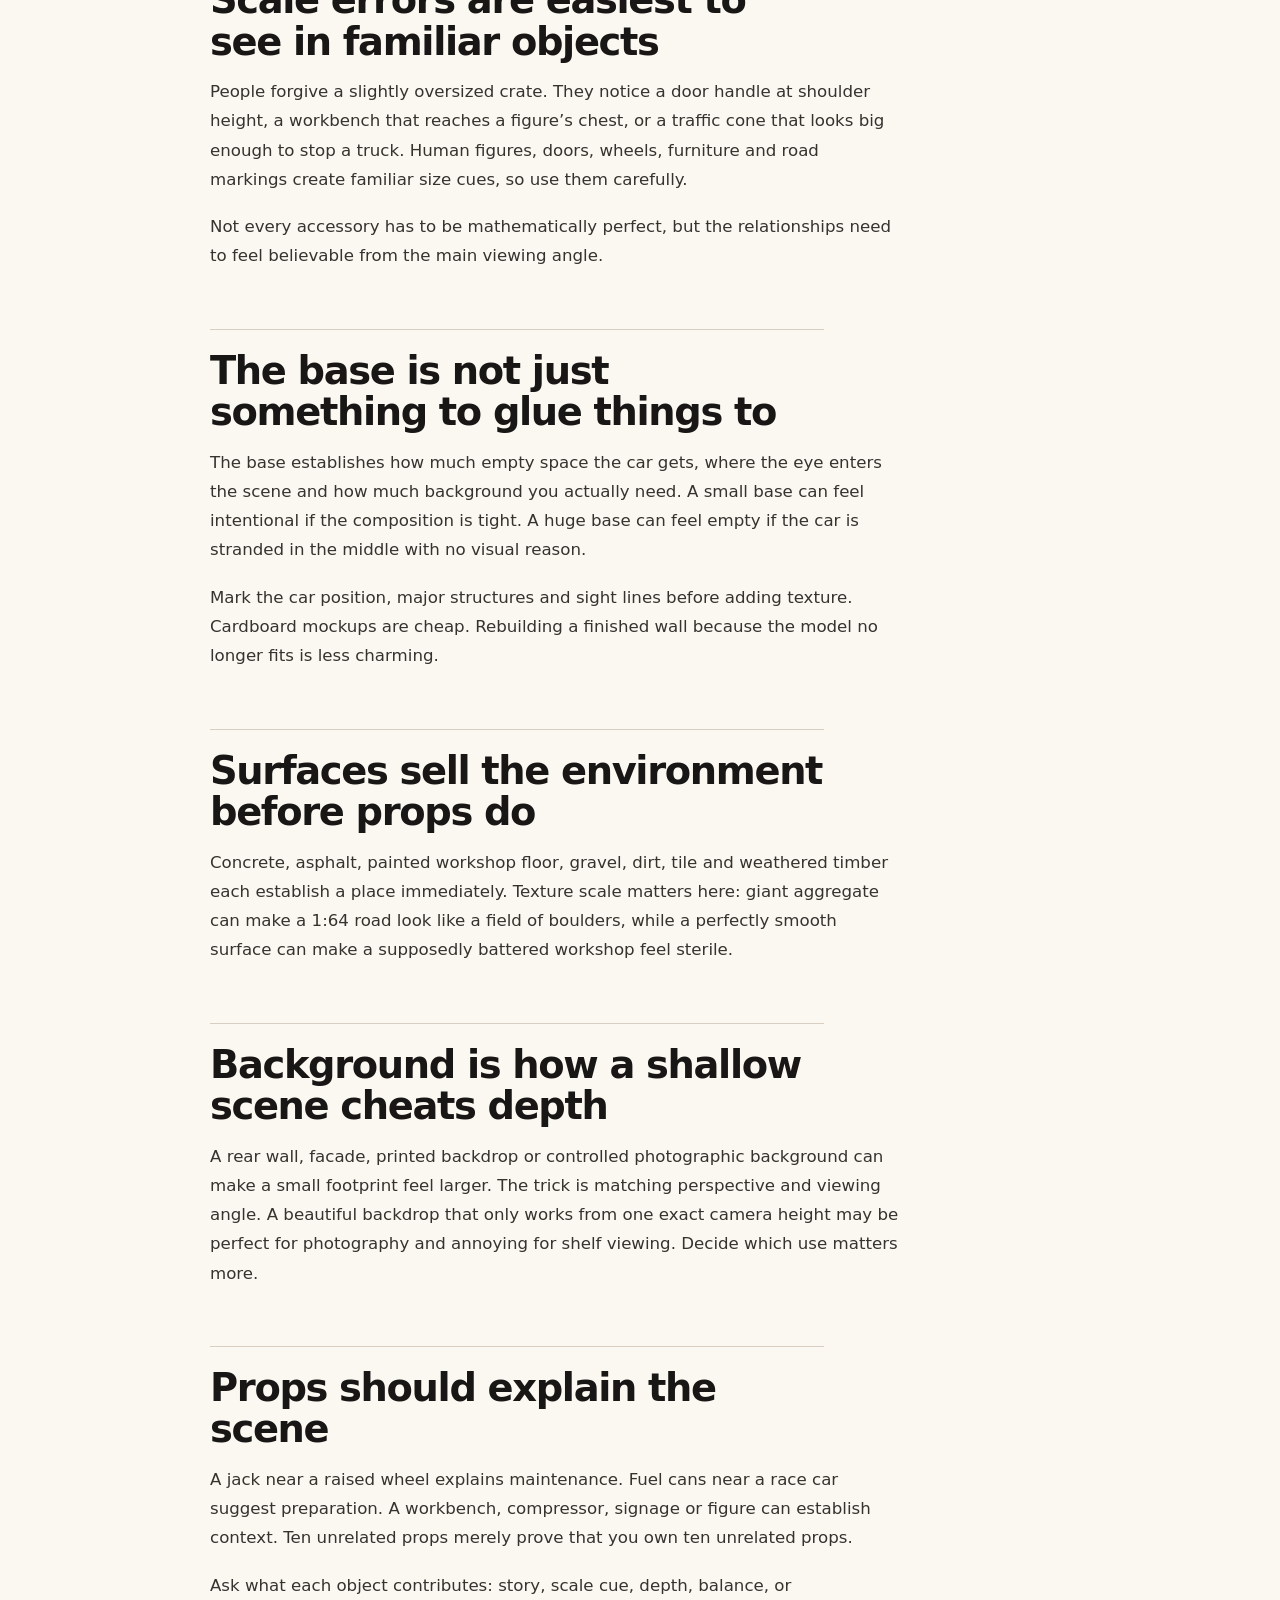
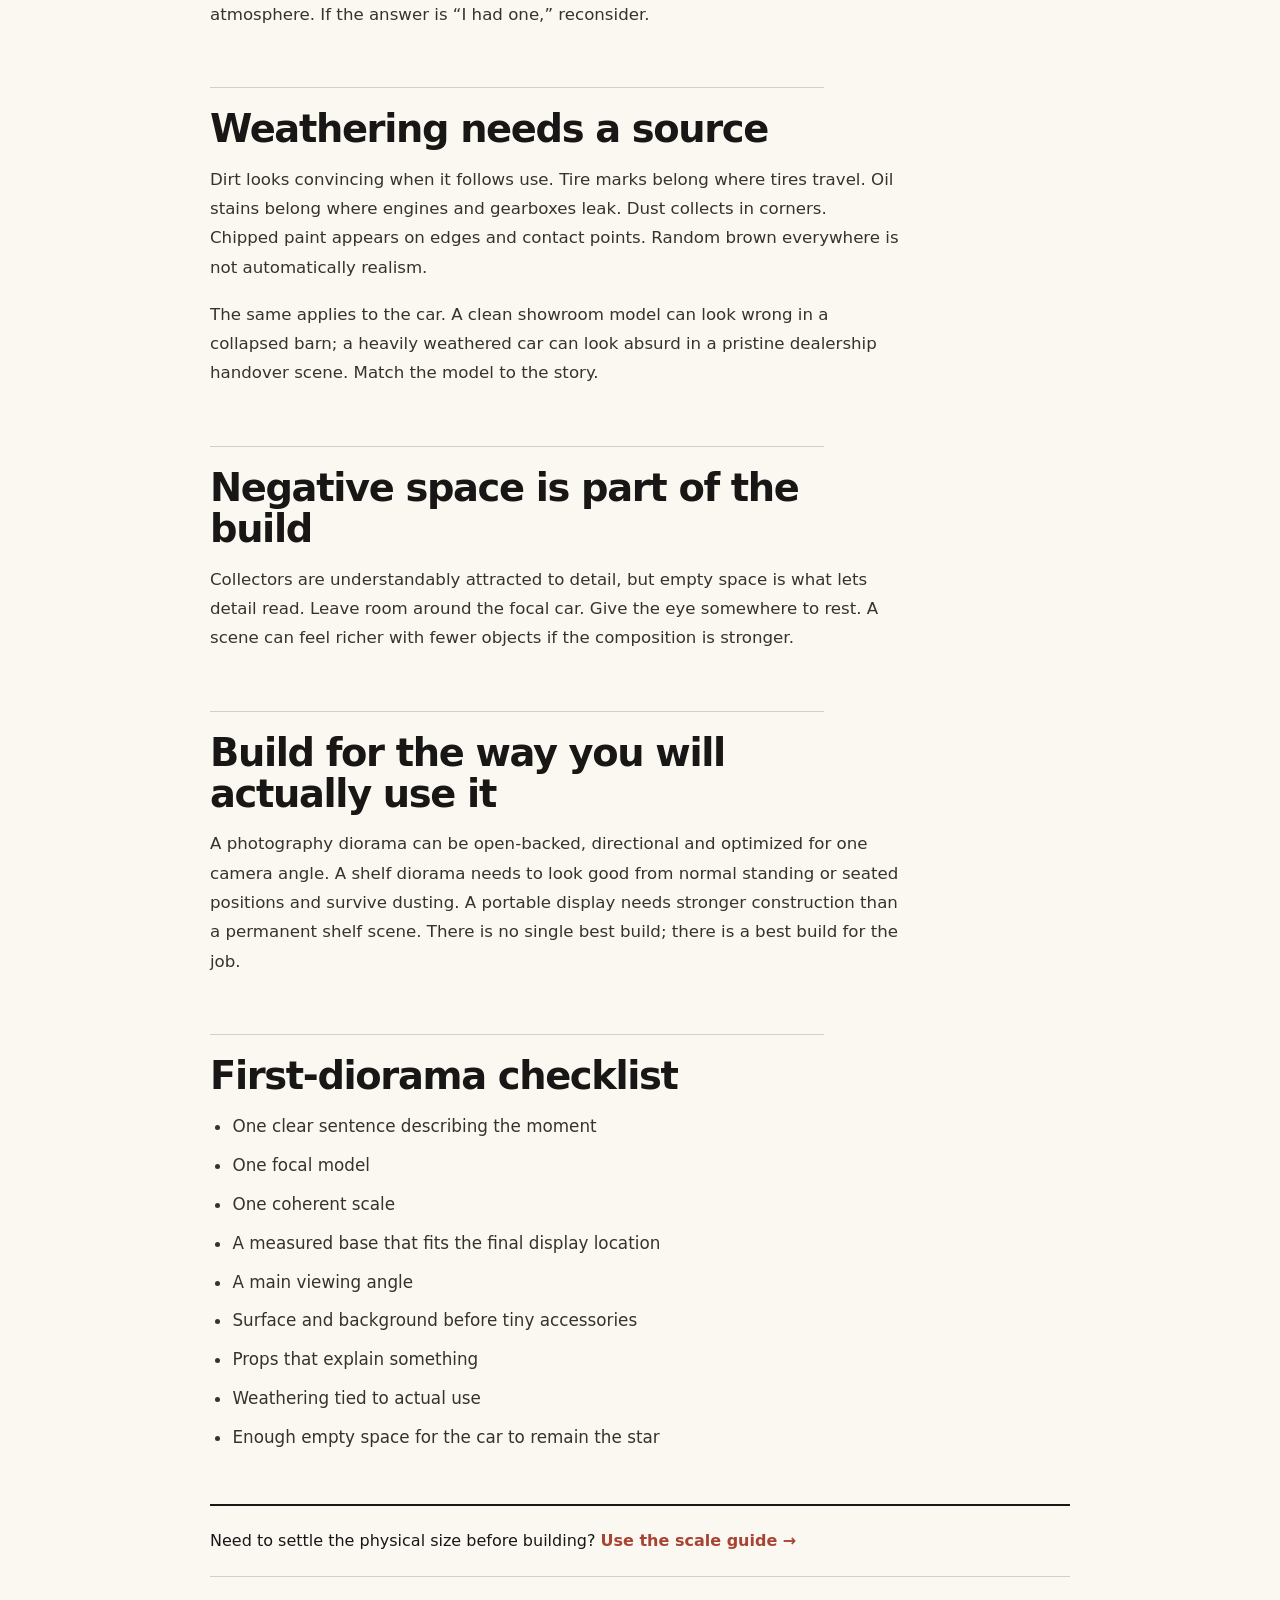
<file: diorama-basics/index.html>
<!doctype html><html lang="en"><head><meta charset="utf-8"><meta name="viewport" content="width=device-width,initial-scale=1"><title>Diecast Diorama Basics: Build a Believable Scene | Betovi Diecast</title><meta name="description" content="Plan a diecast diorama around one readable moment, a coherent scale, a clear focal car, believable surfaces and restrained detail."><link rel="stylesheet" href="/assets/site.css"><link rel="stylesheet" href="/assets/polish.css"><link rel="canonical" href="https://betovi-co.com/diorama-basics/"></head><body><a class="skip" href="#main">Skip to content</a><header class="site-head"><div class="wrap head-row"><a class="brand" href="/">Betovi<span>Diecast</span><small>collector garage</small></a><nav class="nav"><a href="/scale-guide/">Scale</a><a href="/display-cases/">Display</a><a href="/diorama-basics/">Dioramas</a><a href="/advanced-kits/">Kits</a></nav></div></header><article class="article" id="main"><div class="eyebrow">Scene building / field note 03</div><h1>Diecast Diorama Basics: Give the Car a Place, Not a Pile of Props</h1><p class="dek">A convincing diorama does not need fifty accessories. It needs one clear moment, one focal car, believable scale relationships and enough restraint that the model still wins when you look at the scene.</p><figure class="article-visual"><div class="tool-head"><span>ATLAS / SCENE STORYBOARD</span><b>ONE MOMENT</b></div><div class="scene-board" aria-hidden="true"><div class="scene-frame"><i class="scene-road"></i><i class="scene-car"></i><span>1 / BLOCK THE BASE</span></div><div class="scene-frame"><i class="scene-wall"></i><i class="scene-car"></i><span>2 / LOCK THE VIEWING ANGLE</span></div><div class="scene-frame"><i class="scene-wall"></i><i class="scene-car"></i><i class="scene-prop p1"></i><i class="scene-prop p2"></i><span>3 / ADD ONLY WHAT TELLS IT</span></div></div><figcaption>Build from large decisions to small ones: base first, focal model and viewing angle second, props last. The accessory pile does not get voting rights.</figcaption></figure><div class="note"><strong>Rex rule:</strong> if removing three accessories makes the car look better, those accessories were never helping.</div><h2>Start with the moment, not the shopping list</h2><p>“Garage diorama” is not yet an idea. “A tired rally car back in service after a muddy stage” is an idea. So is “a new sports car under dealership lights,” “a forgotten coupe behind a workshop,” or “two touring cars waiting on the grid.” One sentence gives every later choice something to answer to.</p><p>Without that sentence, the build often becomes a collection of individually cool objects that have no reason to be together.</p><h2>Choose the focal car before you build the world</h2><p>The car controls the scale, the footprint, the viewing height and much of the color balance. Put it on a blank base and move it around before committing to walls or permanent scenery. Nose toward the viewer? Three-quarter angle? Parked parallel to the backdrop? Those decisions change the scene more than another shelf of miniature tools.</p><h2>Scale errors are easiest to see in familiar objects</h2><p>People forgive a slightly oversized crate. They notice a door handle at shoulder height, a workbench that reaches a figure’s chest, or a traffic cone that looks big enough to stop a truck. Human figures, doors, wheels, furniture and road markings create familiar size cues, so use them carefully.</p><p>Not every accessory has to be mathematically perfect, but the relationships need to feel believable from the main viewing angle.</p><h2>The base is not just something to glue things to</h2><p>The base establishes how much empty space the car gets, where the eye enters the scene and how much background you actually need. A small base can feel intentional if the composition is tight. A huge base can feel empty if the car is stranded in the middle with no visual reason.</p><p>Mark the car position, major structures and sight lines before adding texture. Cardboard mockups are cheap. Rebuilding a finished wall because the model no longer fits is less charming.</p><h2>Surfaces sell the environment before props do</h2><p>Concrete, asphalt, painted workshop floor, gravel, dirt, tile and weathered timber each establish a place immediately. Texture scale matters here: giant aggregate can make a 1:64 road look like a field of boulders, while a perfectly smooth surface can make a supposedly battered workshop feel sterile.</p><h2>Background is how a shallow scene cheats depth</h2><p>A rear wall, facade, printed backdrop or controlled photographic background can make a small footprint feel larger. The trick is matching perspective and viewing angle. A beautiful backdrop that only works from one exact camera height may be perfect for photography and annoying for shelf viewing. Decide which use matters more.</p><h2>Props should explain the scene</h2><p>A jack near a raised wheel explains maintenance. Fuel cans near a race car suggest preparation. A workbench, compressor, signage or figure can establish context. Ten unrelated props merely prove that you own ten unrelated props.</p><p>Ask what each object contributes: story, scale cue, depth, balance, or atmosphere. If the answer is “I had one,” reconsider.</p><h2>Weathering needs a source</h2><p>Dirt looks convincing when it follows use. Tire marks belong where tires travel. Oil stains belong where engines and gearboxes leak. Dust collects in corners. Chipped paint appears on edges and contact points. Random brown everywhere is not automatically realism.</p><p>The same applies to the car. A clean showroom model can look wrong in a collapsed barn; a heavily weathered car can look absurd in a pristine dealership handover scene. Match the model to the story.</p><h2>Negative space is part of the build</h2><p>Collectors are understandably attracted to detail, but empty space is what lets detail read. Leave room around the focal car. Give the eye somewhere to rest. A scene can feel richer with fewer objects if the composition is stronger.</p><h2>Build for the way you will actually use it</h2><p>A photography diorama can be open-backed, directional and optimized for one camera angle. A shelf diorama needs to look good from normal standing or seated positions and survive dusting. A portable display needs stronger construction than a permanent shelf scene. There is no single best build; there is a best build for the job.</p><h2>First-diorama checklist</h2><ul><li>One clear sentence describing the moment</li><li>One focal model</li><li>One coherent scale</li><li>A measured base that fits the final display location</li><li>A main viewing angle</li><li>Surface and background before tiny accessories</li><li>Props that explain something</li><li>Weathering tied to actual use</li><li>Enough empty space for the car to remain the star</li></ul><div class="route-box">Need to settle the physical size before building? <a href="/scale-guide/">Use the scale guide →</a></div></article></body></html>
</file>
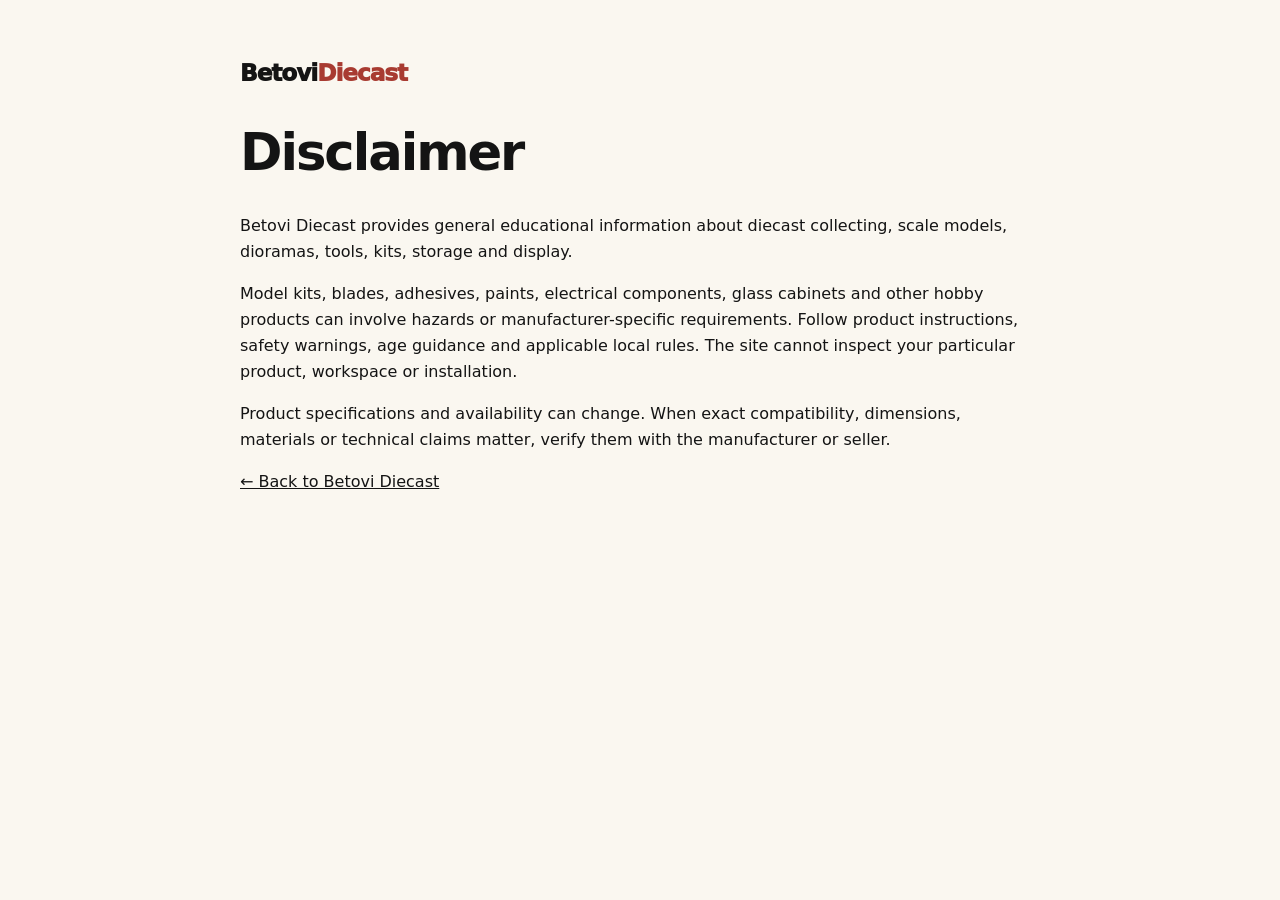
<file: disclaimer/index.html>
<!doctype html><html lang="en"><head><meta charset="utf-8"><meta name="viewport" content="width=device-width,initial-scale=1"><title>Disclaimer | Betovi Diecast</title><meta name="description" content="Disclaimer for Betovi Diecast."><link rel="stylesheet" href="/assets/site.css"><link rel="canonical" href="https://betovi-co.com/disclaimer/"></head><body><main class="legal"><a class="brand" href="/">Betovi<span>Diecast</span></a><h1>Disclaimer</h1><p>Betovi Diecast provides general educational information about diecast collecting, scale models, dioramas, tools, kits, storage and display.</p><p>Model kits, blades, adhesives, paints, electrical components, glass cabinets and other hobby products can involve hazards or manufacturer-specific requirements. Follow product instructions, safety warnings, age guidance and applicable local rules. The site cannot inspect your particular product, workspace or installation.</p><p>Product specifications and availability can change. When exact compatibility, dimensions, materials or technical claims matter, verify them with the manufacturer or seller.</p><p><a href="/">← Back to Betovi Diecast</a></p></main></body></html>
</file>
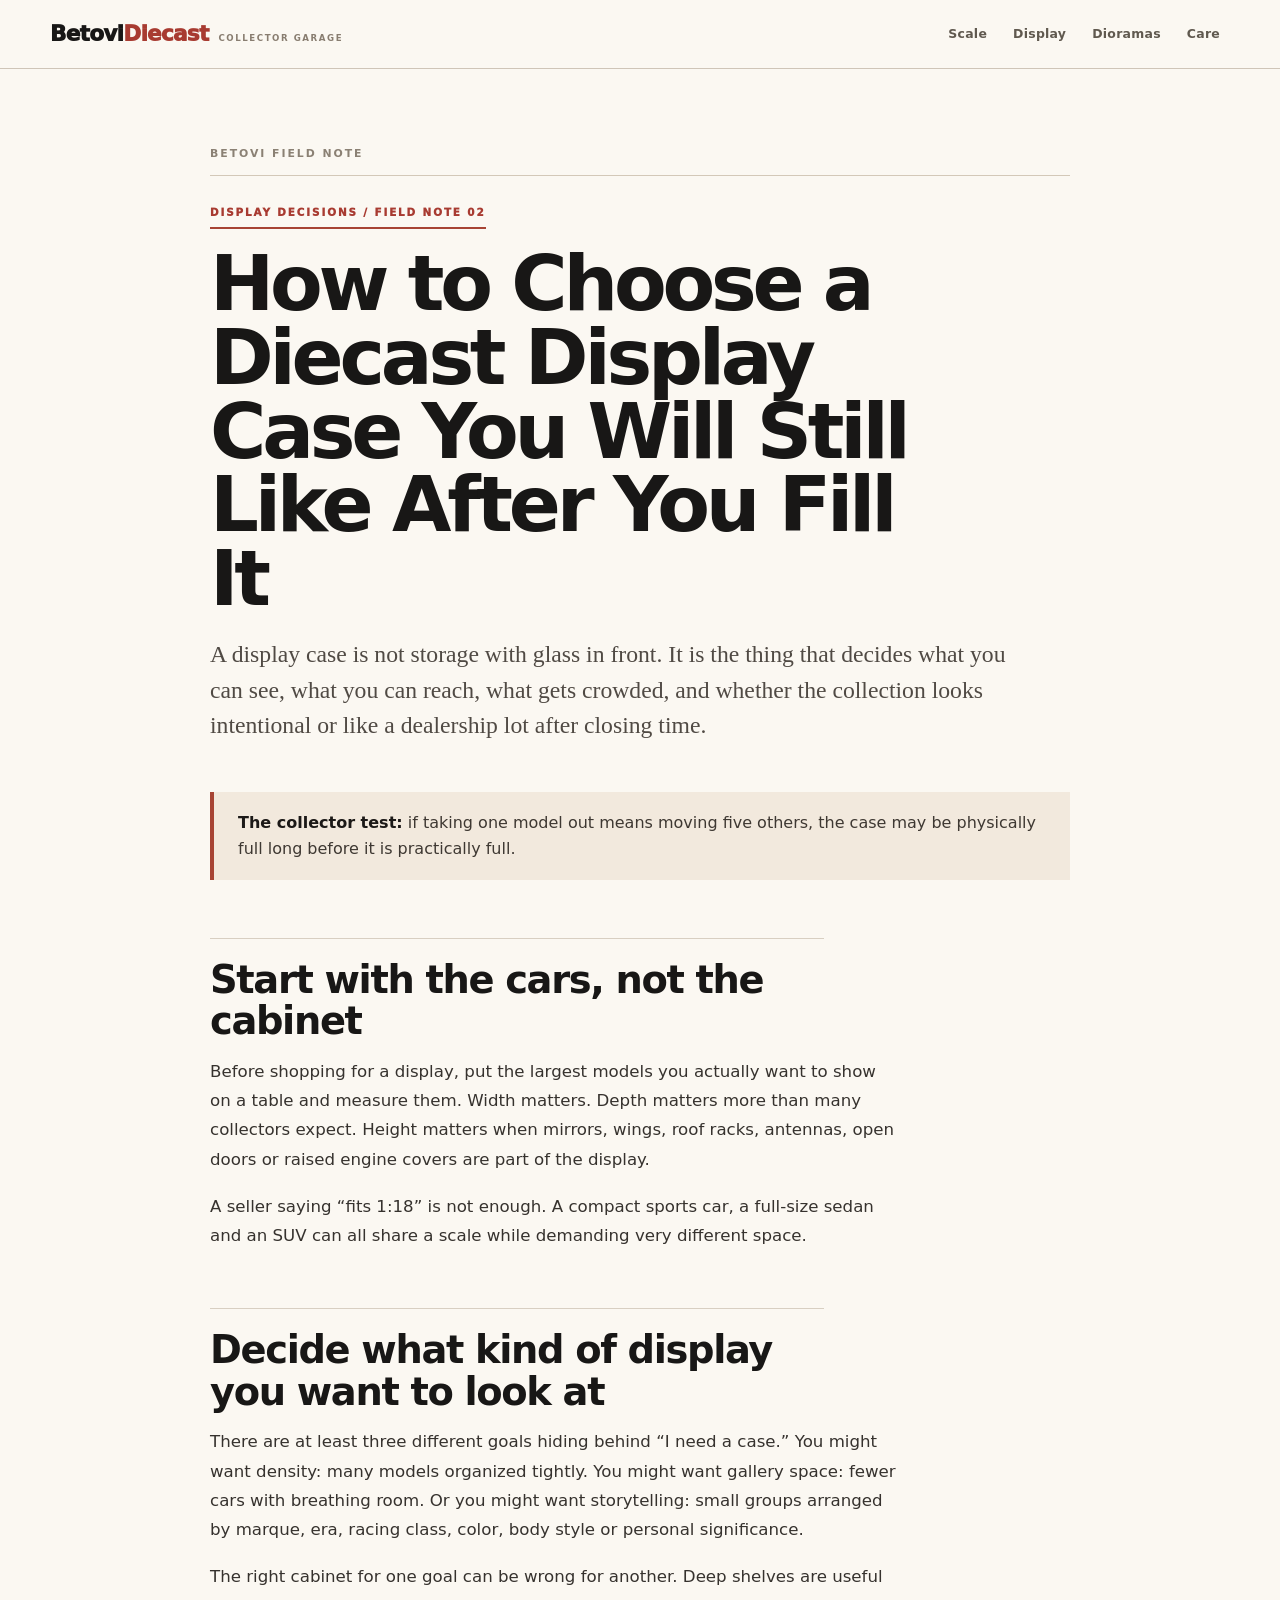
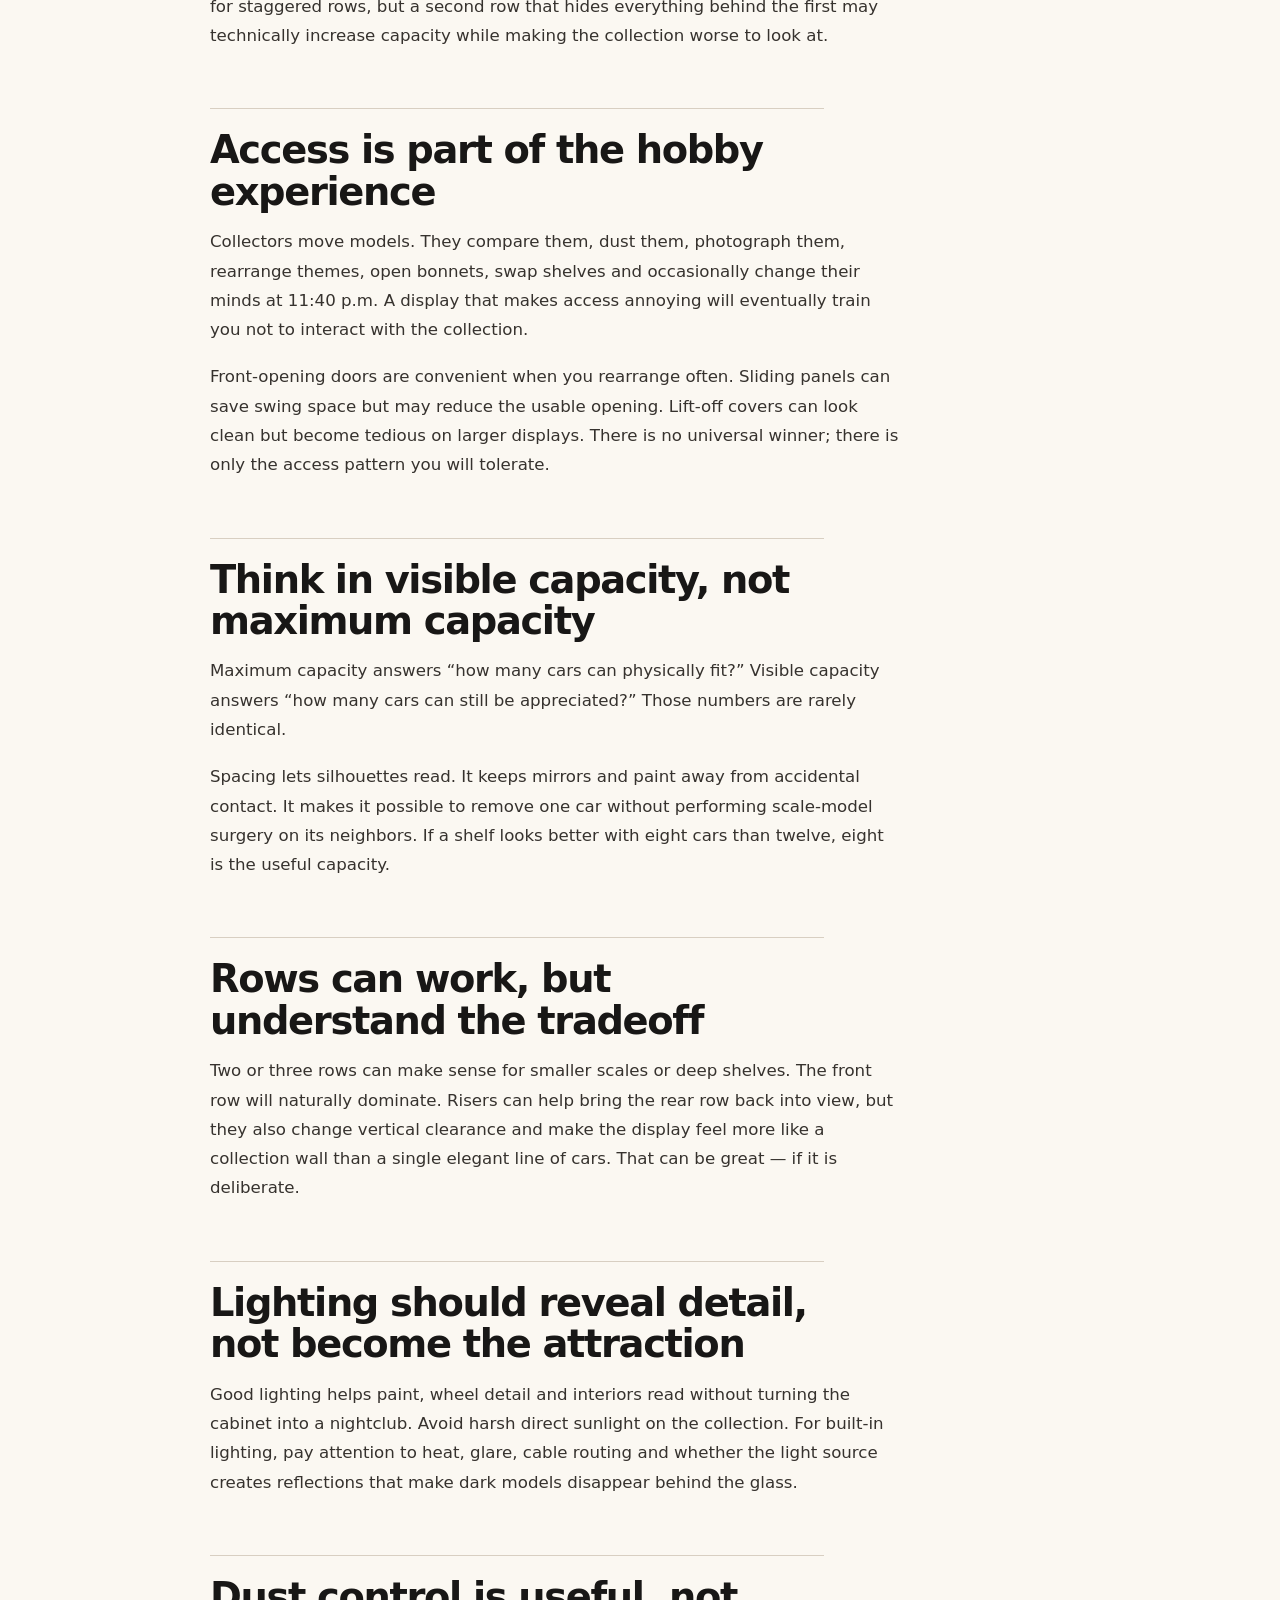
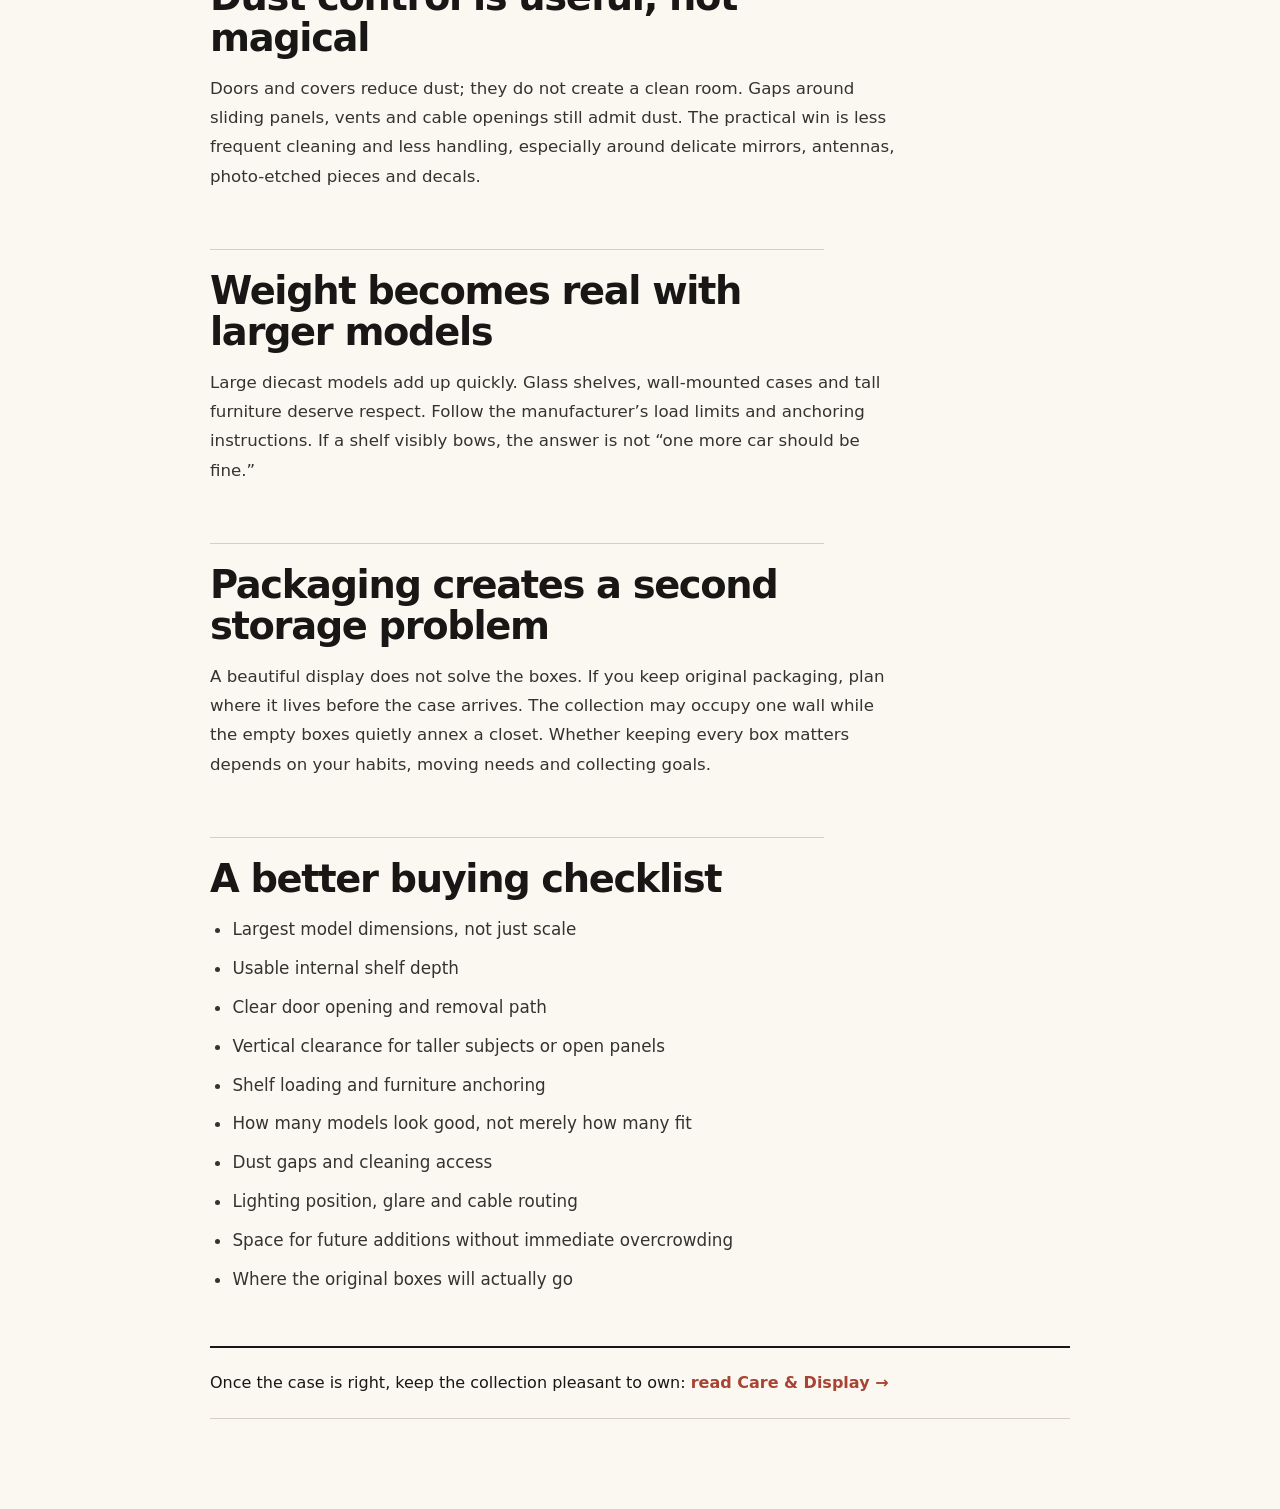
<file: display-cases/index.html>
<!doctype html><html lang="en"><head><meta charset="utf-8"><meta name="viewport" content="width=device-width,initial-scale=1"><title>How to Choose a Diecast Display Case | Betovi Diecast</title><meta name="description" content="Choose a diecast display case by internal dimensions, access, shelf depth, lighting, dust control, spacing and the way you actually collect."><link rel="stylesheet" href="/assets/site.css"><link rel="stylesheet" href="/assets/polish.css"><link rel="canonical" href="https://betovi-co.com/display-cases/"></head><body><a class="skip" href="#main">Skip to content</a><header class="site-head"><div class="wrap head-row"><a class="brand" href="/">Betovi<span>Diecast</span><small>collector garage</small></a><nav class="nav"><a href="/scale-guide/">Scale</a><a href="/display-cases/">Display</a><a href="/diorama-basics/">Dioramas</a><a href="/care-and-display/">Care</a></nav></div></header><article class="article" id="main"><div class="eyebrow">Display decisions / field note 02</div><h1>How to Choose a Diecast Display Case You Will Still Like After You Fill It</h1><p class="dek">A display case is not storage with glass in front. It is the thing that decides what you can see, what you can reach, what gets crowded, and whether the collection looks intentional or like a dealership lot after closing time.</p><figure class="article-visual"><div class="tool-head"><span>ATLAS / DISPLAY-CASE CUTAWAY</span><b>MEASURE INSIDE</b></div><div class="cabinet-visual" aria-hidden="true"><div class="cab-light">LIGHT</div><div class="cab-shelf shelf-a"><span class="mini-car"></span><span class="mini-car"></span><span class="mini-car"></span></div><div class="cab-shelf shelf-b"><span class="mini-car large"></span><span class="mini-car large"></span></div><div class="cab-shelf shelf-c"><span class="mini-car"></span><span class="mini-car"></span><span class="mini-car"></span><span class="mini-car"></span></div><div class="door-arc"></div><div class="depth-mark">usable depth ↔</div></div><figcaption>Read the cabinet from the inside out: usable shelf depth, opening path, lighting zone, shelf spacing and breathing room all matter before the exterior finish does.</figcaption></figure><div class="note"><strong>The collector test:</strong> if taking one model out means moving five others, the case may be physically full long before it is practically full.</div><h2>Start with the cars, not the cabinet</h2><p>Before shopping for a display, put the largest models you actually want to show on a table and measure them. Width matters. Depth matters more than many collectors expect. Height matters when mirrors, wings, roof racks, antennas, open doors or raised engine covers are part of the display.</p><p>A seller saying “fits 1:18” is not enough. A compact sports car, a full-size sedan and an SUV can all share a scale while demanding very different space.</p><h2>Decide what kind of display you want to look at</h2><p>There are at least three different goals hiding behind “I need a case.” You might want density: many models organized tightly. You might want gallery space: fewer cars with breathing room. Or you might want storytelling: small groups arranged by marque, era, racing class, color, body style or personal significance.</p><p>The right cabinet for one goal can be wrong for another. Deep shelves are useful for staggered rows, but a second row that hides everything behind the first may technically increase capacity while making the collection worse to look at.</p><h2>Access is part of the hobby experience</h2><p>Collectors move models. They compare them, dust them, photograph them, rearrange themes, open bonnets, swap shelves and occasionally change their minds at 11:40 p.m. A display that makes access annoying will eventually train you not to interact with the collection.</p><p>Front-opening doors are convenient when you rearrange often. Sliding panels can save swing space but may reduce the usable opening. Lift-off covers can look clean but become tedious on larger displays. There is no universal winner; there is only the access pattern you will tolerate.</p><h2>Think in visible capacity, not maximum capacity</h2><p>Maximum capacity answers “how many cars can physically fit?” Visible capacity answers “how many cars can still be appreciated?” Those numbers are rarely identical.</p><p>Spacing lets silhouettes read. It keeps mirrors and paint away from accidental contact. It makes it possible to remove one car without performing scale-model surgery on its neighbors. If a shelf looks better with eight cars than twelve, eight is the useful capacity.</p><h2>Rows can work, but understand the tradeoff</h2><p>Two or three rows can make sense for smaller scales or deep shelves. The front row will naturally dominate. Risers can help bring the rear row back into view, but they also change vertical clearance and make the display feel more like a collection wall than a single elegant line of cars. That can be great — if it is deliberate.</p><h2>Lighting should reveal detail, not become the attraction</h2><p>Good lighting helps paint, wheel detail and interiors read without turning the cabinet into a nightclub. Avoid harsh direct sunlight on the collection. For built-in lighting, pay attention to heat, glare, cable routing and whether the light source creates reflections that make dark models disappear behind the glass.</p><h2>Dust control is useful, not magical</h2><p>Doors and covers reduce dust; they do not create a clean room. Gaps around sliding panels, vents and cable openings still admit dust. The practical win is less frequent cleaning and less handling, especially around delicate mirrors, antennas, photo-etched pieces and decals.</p><h2>Weight becomes real with larger models</h2><p>Large diecast models add up quickly. Glass shelves, wall-mounted cases and tall furniture deserve respect. Follow the manufacturer’s load limits and anchoring instructions. If a shelf visibly bows, the answer is not “one more car should be fine.”</p><h2>Packaging creates a second storage problem</h2><p>A beautiful display does not solve the boxes. If you keep original packaging, plan where it lives before the case arrives. The collection may occupy one wall while the empty boxes quietly annex a closet. Whether keeping every box matters depends on your habits, moving needs and collecting goals.</p><h2>A better buying checklist</h2><ul><li>Largest model dimensions, not just scale</li><li>Usable internal shelf depth</li><li>Clear door opening and removal path</li><li>Vertical clearance for taller subjects or open panels</li><li>Shelf loading and furniture anchoring</li><li>How many models look good, not merely how many fit</li><li>Dust gaps and cleaning access</li><li>Lighting position, glare and cable routing</li><li>Space for future additions without immediate overcrowding</li><li>Where the original boxes will actually go</li></ul><div class="route-box">Once the case is right, keep the collection pleasant to own: <a href="/care-and-display/">read Care & Display →</a></div></article></body></html>
</file>
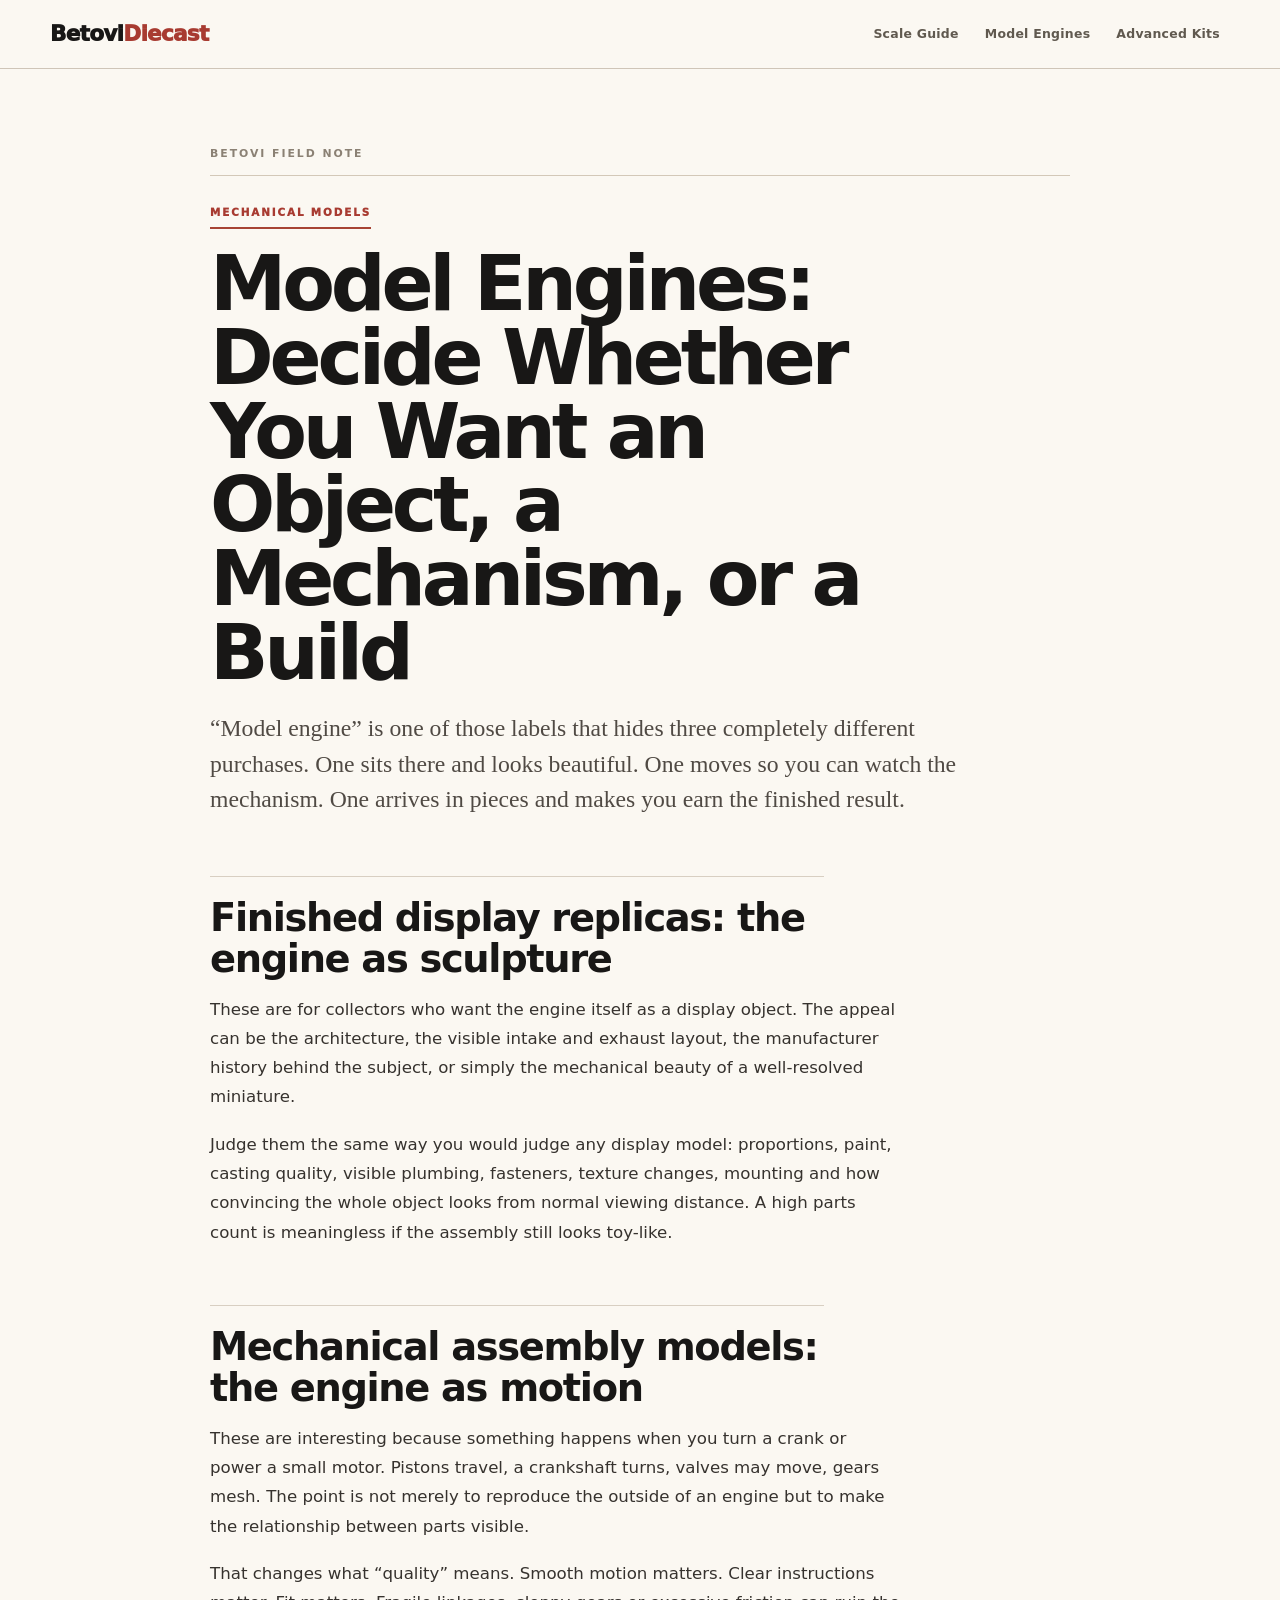
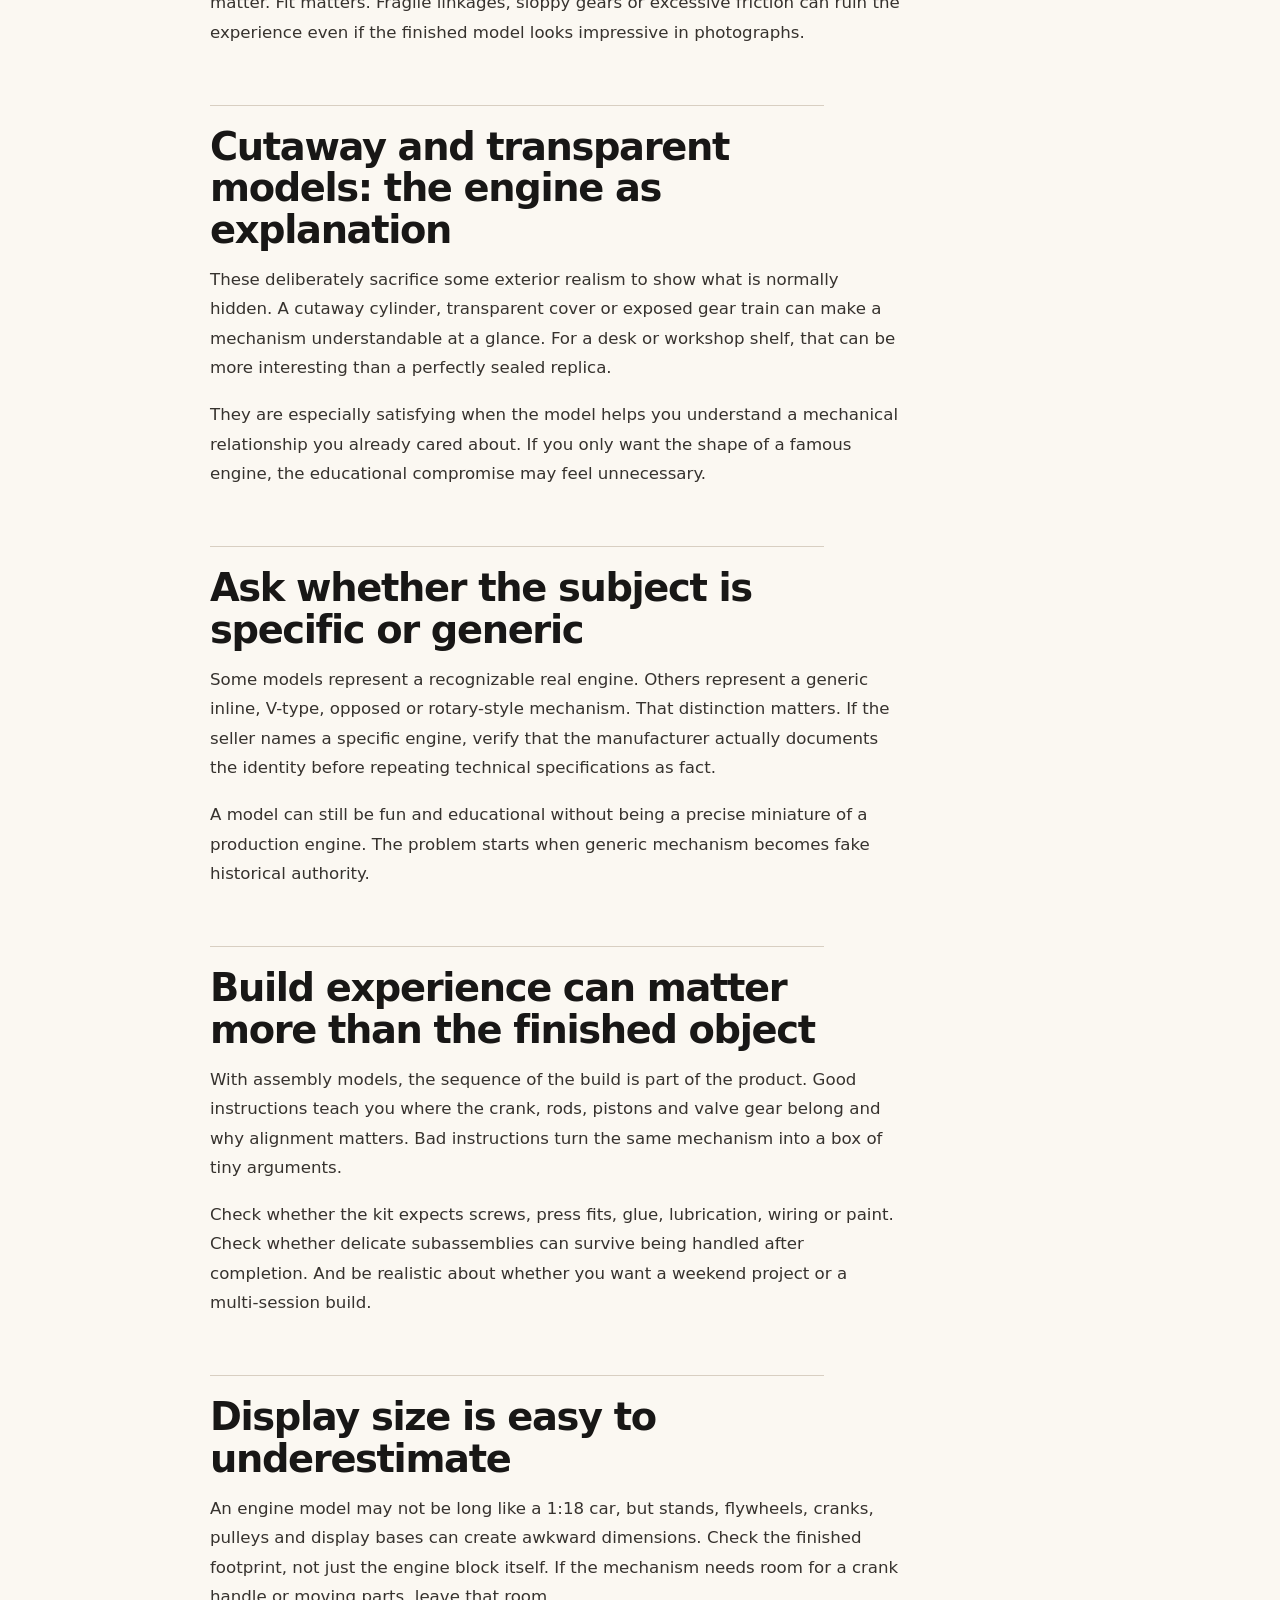
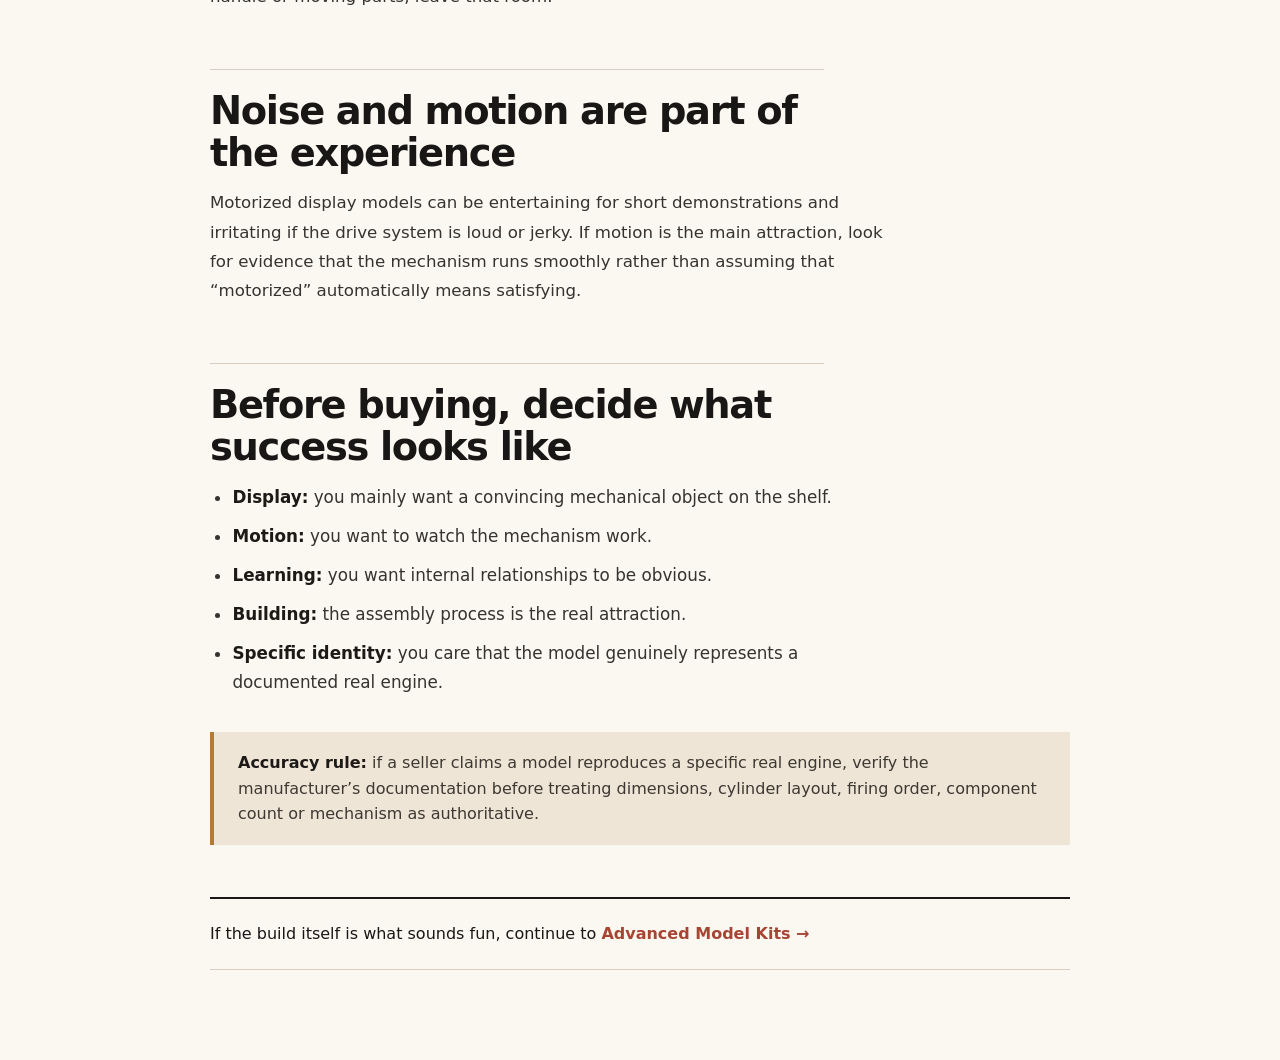
<file: model-engines/index.html>
<!doctype html><html lang="en"><head><meta charset="utf-8"><meta name="viewport" content="width=device-width,initial-scale=1"><title>Model Engines: Display Replicas vs Assembly Models | Betovi Diecast</title><meta name="description" content="Understand finished engine replicas, mechanical assembly models and cutaway teaching models before buying or building one."><link rel="stylesheet" href="/assets/site.css"><link rel="stylesheet" href="/assets/polish.css"><link rel="canonical" href="https://betovi-co.com/model-engines/"></head><body><header class="site-head"><div class="wrap head-row"><a class="brand" href="/">Betovi<span>Diecast</span></a><nav class="nav"><a href="/scale-guide/">Scale Guide</a><a href="/model-engines/">Model Engines</a><a href="/advanced-kits/">Advanced Kits</a></nav></div></header><article class="article"><div class="eyebrow">Mechanical models</div><h1>Model Engines: Decide Whether You Want an Object, a Mechanism, or a Build</h1><p class="dek">“Model engine” is one of those labels that hides three completely different purchases. One sits there and looks beautiful. One moves so you can watch the mechanism. One arrives in pieces and makes you earn the finished result.</p><h2>Finished display replicas: the engine as sculpture</h2><p>These are for collectors who want the engine itself as a display object. The appeal can be the architecture, the visible intake and exhaust layout, the manufacturer history behind the subject, or simply the mechanical beauty of a well-resolved miniature.</p><p>Judge them the same way you would judge any display model: proportions, paint, casting quality, visible plumbing, fasteners, texture changes, mounting and how convincing the whole object looks from normal viewing distance. A high parts count is meaningless if the assembly still looks toy-like.</p><h2>Mechanical assembly models: the engine as motion</h2><p>These are interesting because something happens when you turn a crank or power a small motor. Pistons travel, a crankshaft turns, valves may move, gears mesh. The point is not merely to reproduce the outside of an engine but to make the relationship between parts visible.</p><p>That changes what “quality” means. Smooth motion matters. Clear instructions matter. Fit matters. Fragile linkages, sloppy gears or excessive friction can ruin the experience even if the finished model looks impressive in photographs.</p><h2>Cutaway and transparent models: the engine as explanation</h2><p>These deliberately sacrifice some exterior realism to show what is normally hidden. A cutaway cylinder, transparent cover or exposed gear train can make a mechanism understandable at a glance. For a desk or workshop shelf, that can be more interesting than a perfectly sealed replica.</p><p>They are especially satisfying when the model helps you understand a mechanical relationship you already cared about. If you only want the shape of a famous engine, the educational compromise may feel unnecessary.</p><h2>Ask whether the subject is specific or generic</h2><p>Some models represent a recognizable real engine. Others represent a generic inline, V-type, opposed or rotary-style mechanism. That distinction matters. If the seller names a specific engine, verify that the manufacturer actually documents the identity before repeating technical specifications as fact.</p><p>A model can still be fun and educational without being a precise miniature of a production engine. The problem starts when generic mechanism becomes fake historical authority.</p><h2>Build experience can matter more than the finished object</h2><p>With assembly models, the sequence of the build is part of the product. Good instructions teach you where the crank, rods, pistons and valve gear belong and why alignment matters. Bad instructions turn the same mechanism into a box of tiny arguments.</p><p>Check whether the kit expects screws, press fits, glue, lubrication, wiring or paint. Check whether delicate subassemblies can survive being handled after completion. And be realistic about whether you want a weekend project or a multi-session build.</p><h2>Display size is easy to underestimate</h2><p>An engine model may not be long like a 1:18 car, but stands, flywheels, cranks, pulleys and display bases can create awkward dimensions. Check the finished footprint, not just the engine block itself. If the mechanism needs room for a crank handle or moving parts, leave that room.</p><h2>Noise and motion are part of the experience</h2><p>Motorized display models can be entertaining for short demonstrations and irritating if the drive system is loud or jerky. If motion is the main attraction, look for evidence that the mechanism runs smoothly rather than assuming that “motorized” automatically means satisfying.</p><h2>Before buying, decide what success looks like</h2><ul><li><strong>Display:</strong> you mainly want a convincing mechanical object on the shelf.</li><li><strong>Motion:</strong> you want to watch the mechanism work.</li><li><strong>Learning:</strong> you want internal relationships to be obvious.</li><li><strong>Building:</strong> the assembly process is the real attraction.</li><li><strong>Specific identity:</strong> you care that the model genuinely represents a documented real engine.</li></ul><div class="note warning"><strong>Accuracy rule:</strong> if a seller claims a model reproduces a specific real engine, verify the manufacturer’s documentation before treating dimensions, cylinder layout, firing order, component count or mechanism as authoritative.</div><div class="route-box">If the build itself is what sounds fun, continue to <a href="/advanced-kits/">Advanced Model Kits →</a></div></article></body></html>
</file>
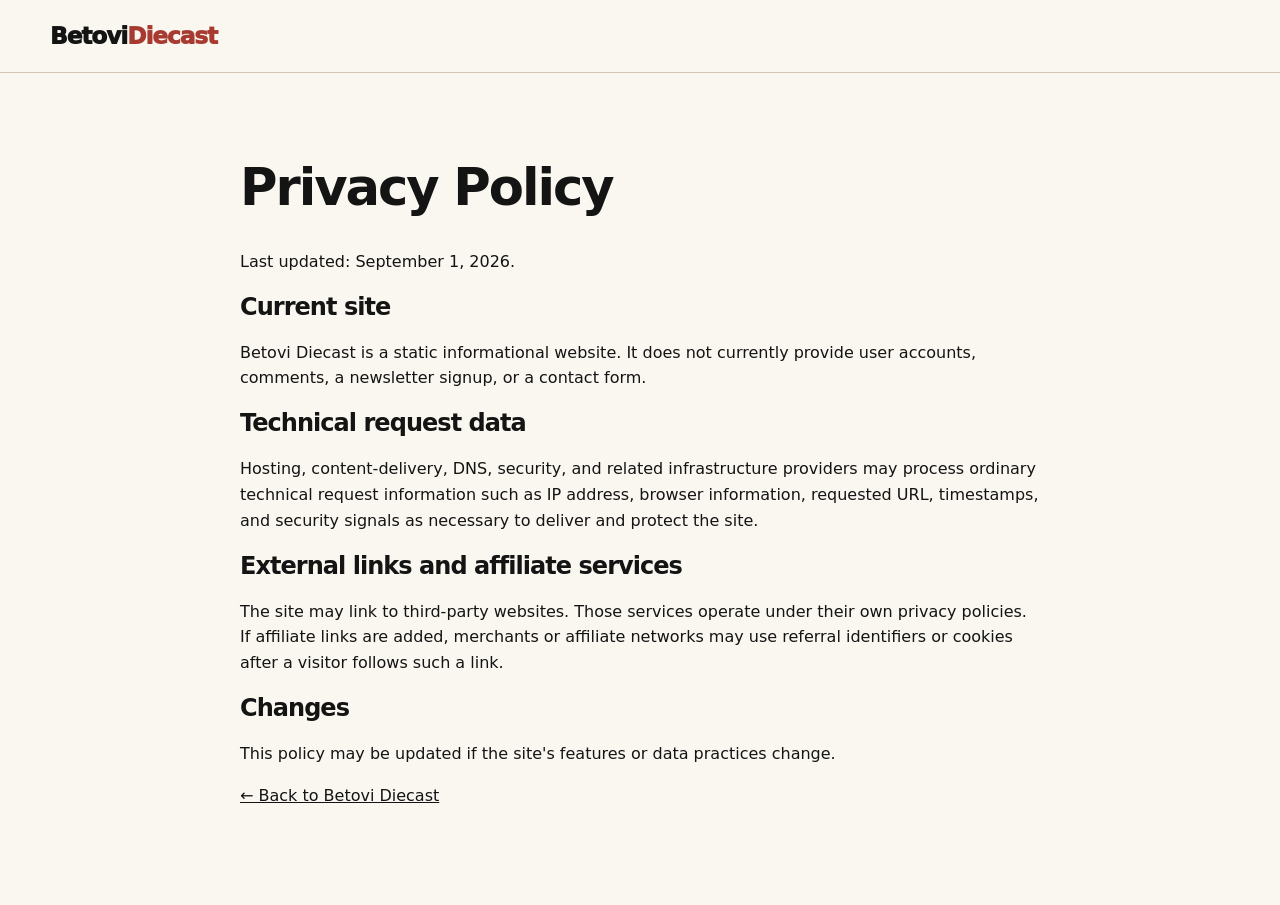
<file: privacy/index.html>
<!doctype html><html lang="en"><head><meta charset="utf-8"><meta name="viewport" content="width=device-width,initial-scale=1"><title>Privacy Policy | Betovi Diecast</title><meta name="description" content="Privacy Policy for Betovi Diecast."><link rel="stylesheet" href="/assets/site.css"><link rel="canonical" href="https://betovi-co.com/privacy/"></head><body><header class="site-head"><div class="wrap head-row"><a class="brand" href="/">Betovi<span>Diecast</span></a></div></header><main class="legal"><h1>Privacy Policy</h1><p>Last updated: September 1, 2026.</p><h2>Current site</h2><p>Betovi Diecast is a static informational website. It does not currently provide user accounts, comments, a newsletter signup, or a contact form.</p><h2>Technical request data</h2><p>Hosting, content-delivery, DNS, security, and related infrastructure providers may process ordinary technical request information such as IP address, browser information, requested URL, timestamps, and security signals as necessary to deliver and protect the site.</p><h2>External links and affiliate services</h2><p>The site may link to third-party websites. Those services operate under their own privacy policies. If affiliate links are added, merchants or affiliate networks may use referral identifiers or cookies after a visitor follows such a link.</p><h2>Changes</h2><p>This policy may be updated if the site's features or data practices change.</p><p><a href="/">← Back to Betovi Diecast</a></p></main></body></html>
</file>
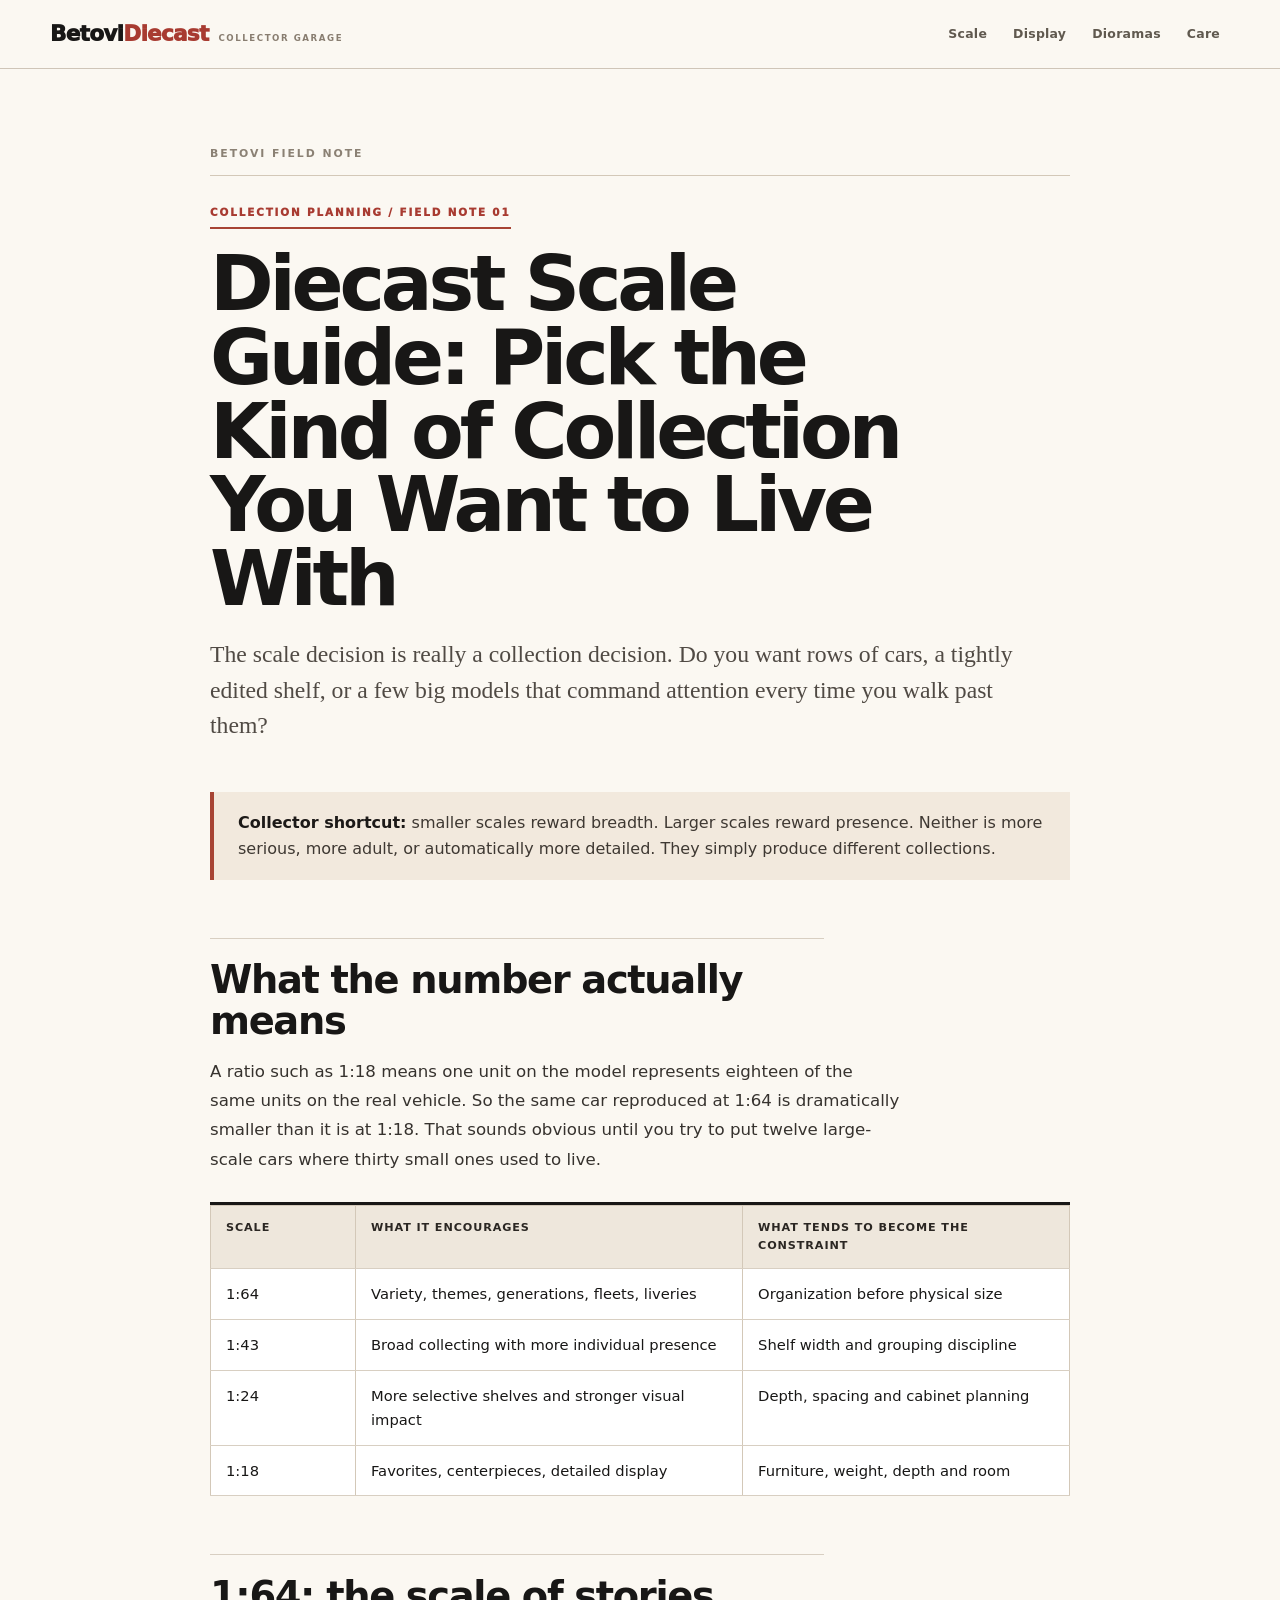
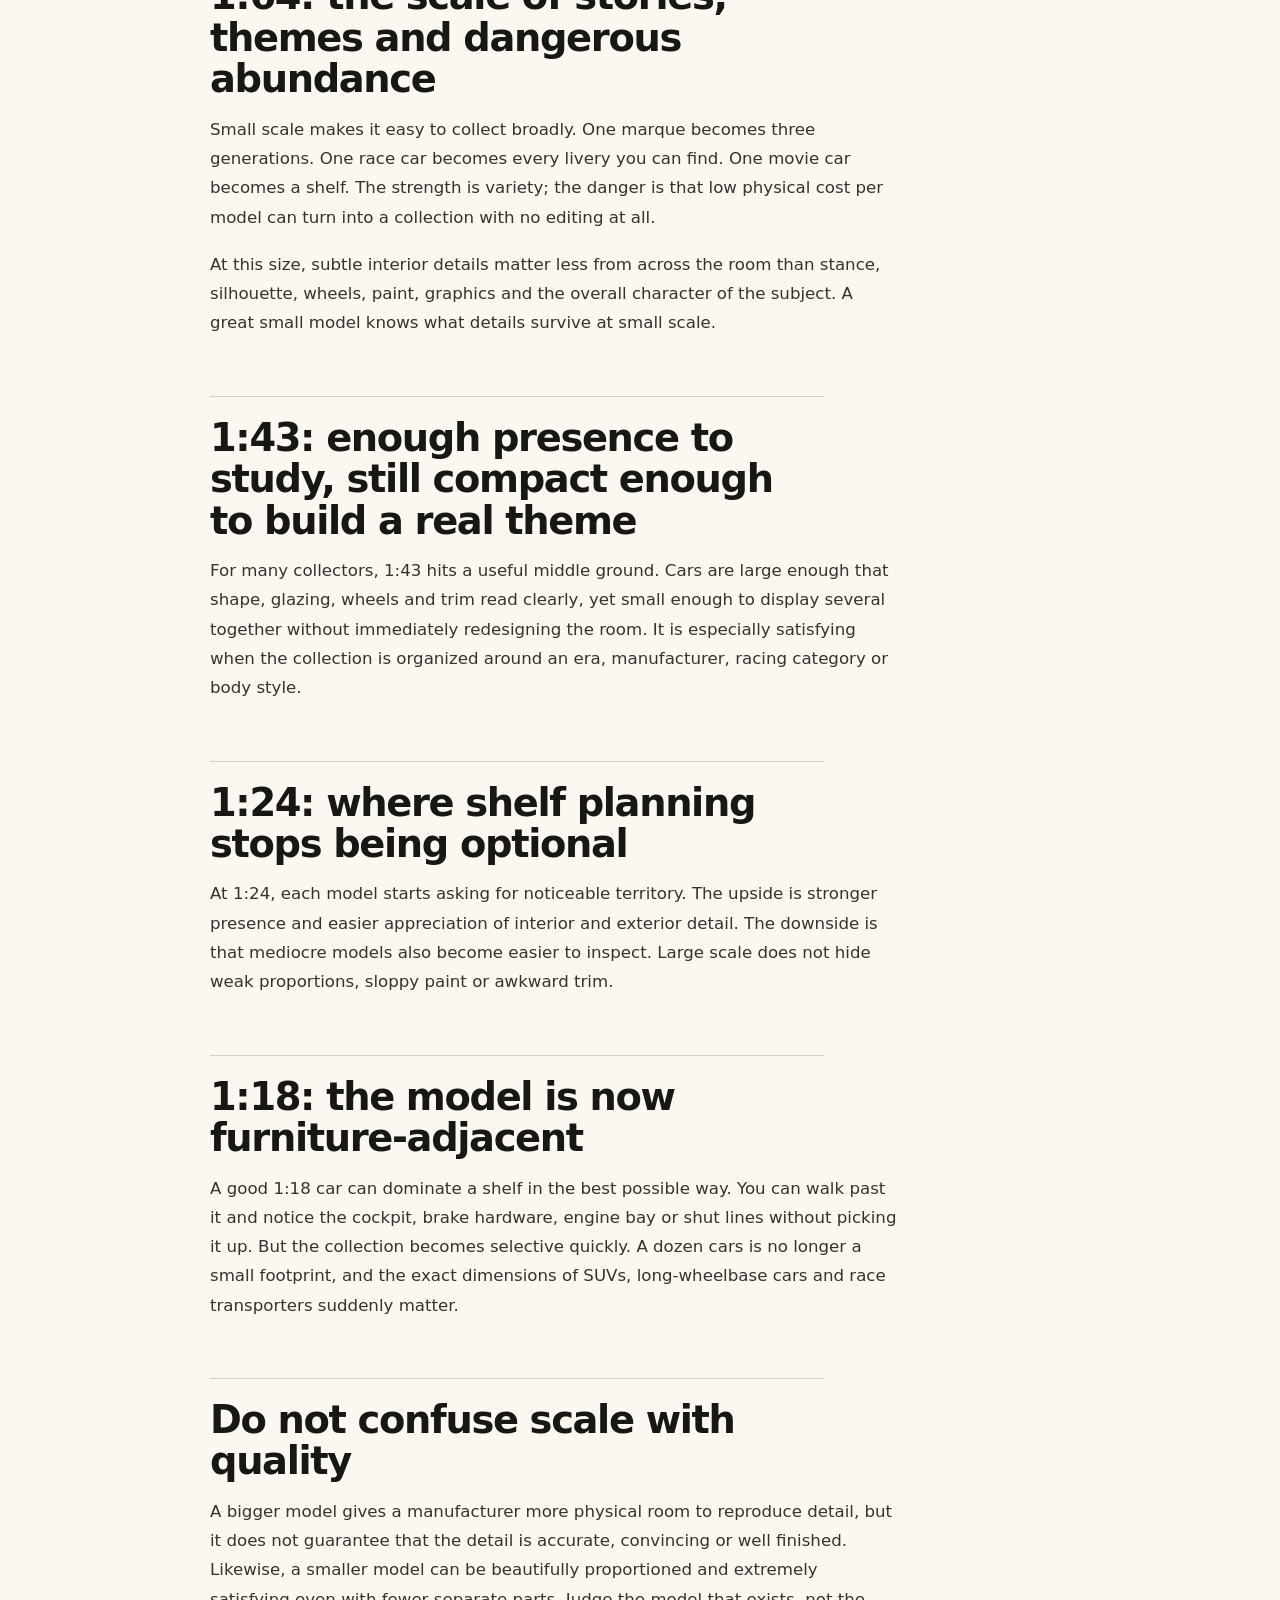
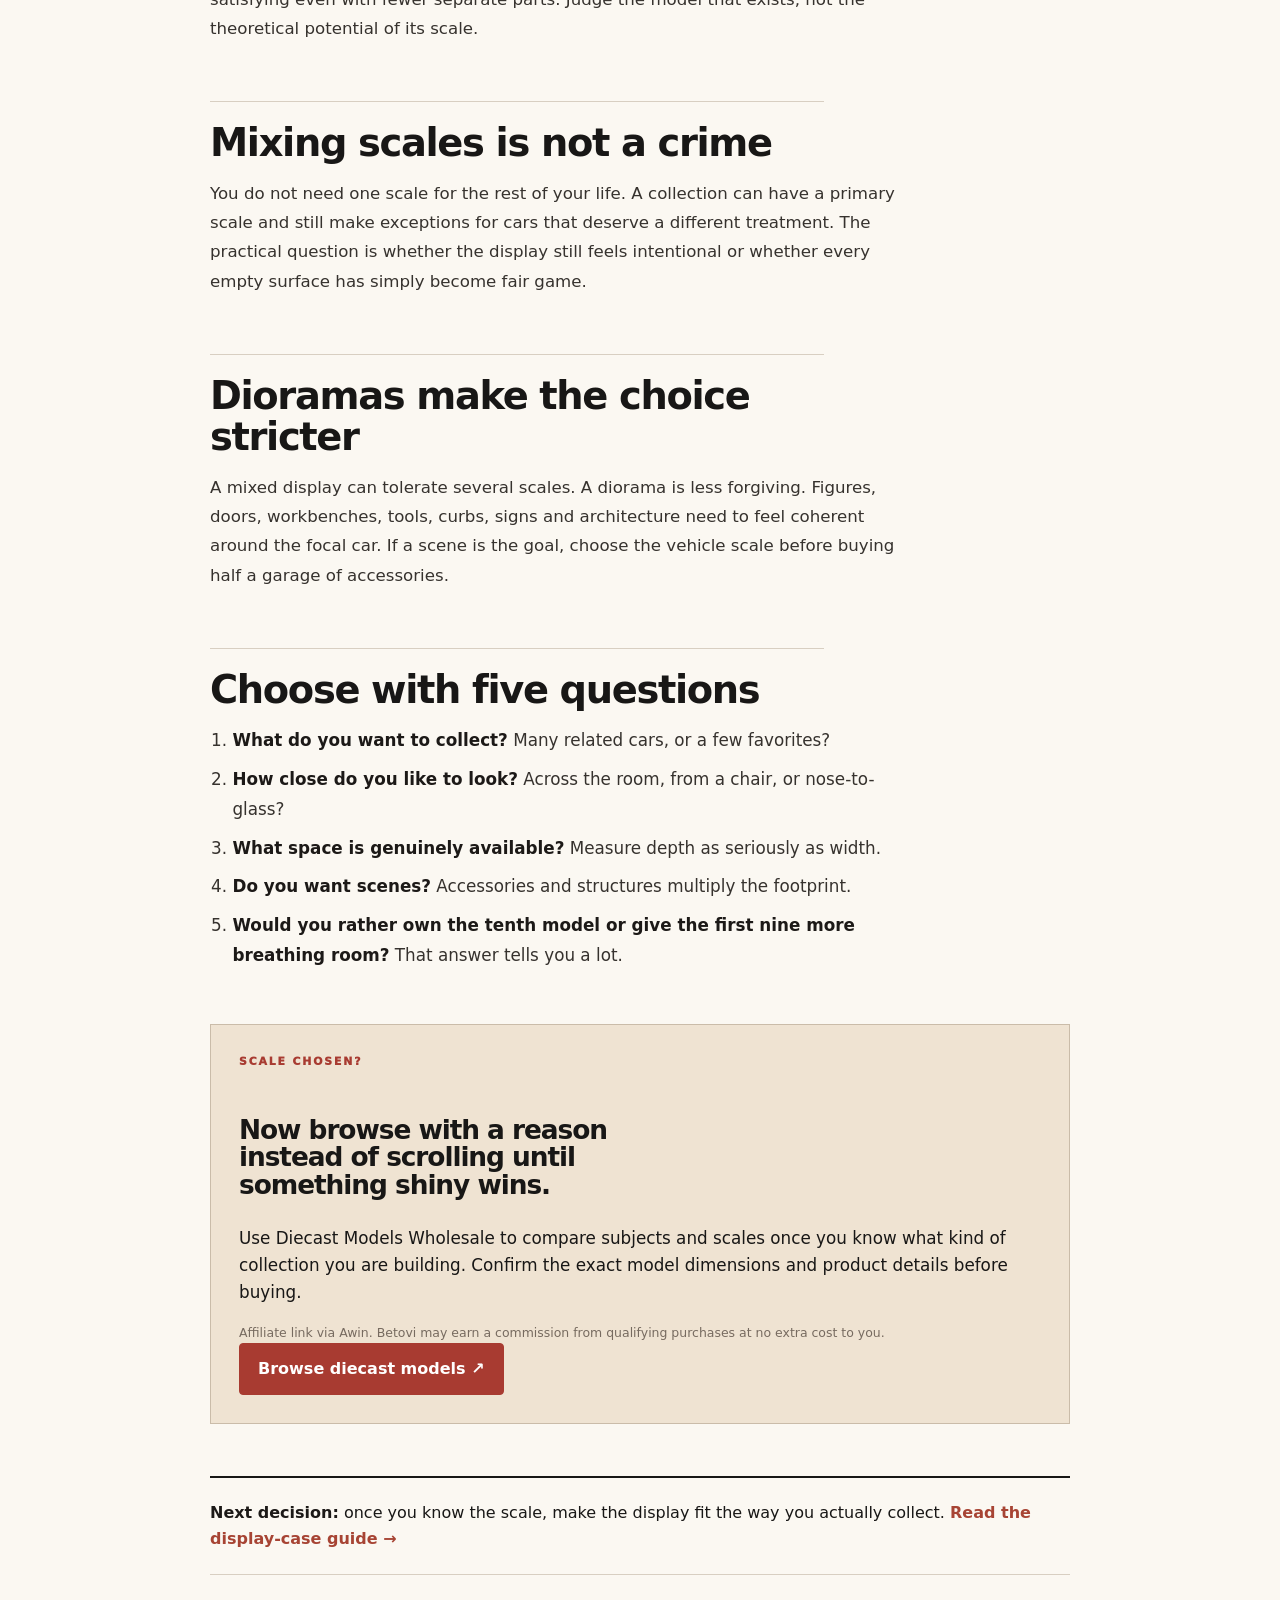
<file: scale-guide/index.html>
<!doctype html><html lang="en"><head><meta charset="utf-8"><meta name="viewport" content="width=device-width,initial-scale=1"><title>Diecast Scale Guide: 1:64 vs 1:43 vs 1:24 vs 1:18 | Betovi Diecast</title><meta name="description" content="Compare common diecast scales by collector experience: shelf space, visual presence, detail, variety, display density and diorama compatibility."><link rel="stylesheet" href="/assets/site.css"><link rel="stylesheet" href="/assets/polish.css"><link rel="canonical" href="https://betovi-co.com/scale-guide/"></head><body><a class="skip" href="#main">Skip to content</a><header class="site-head"><div class="wrap head-row"><a class="brand" href="/">Betovi<span>Diecast</span><small>collector garage</small></a><nav class="nav"><a href="/scale-guide/">Scale</a><a href="/display-cases/">Display</a><a href="/diorama-basics/">Dioramas</a><a href="/care-and-display/">Care</a></nav></div></header><article class="article" id="main"><div class="eyebrow">Collection planning / field note 01</div><h1>Diecast Scale Guide: Pick the Kind of Collection You Want to Live With</h1><p class="dek">The scale decision is really a collection decision. Do you want rows of cars, a tightly edited shelf, or a few big models that command attention every time you walk past them?</p><figure class="article-visual"><div class="tool-head"><span>ATLAS / RELATIVE SCALE SILHOUETTE</span><b>NOT EXACT VEHICLE LENGTHS</b></div><div class="scale-stage"><div class="scale-stage-grid" aria-label="Relative visual comparison of 1:64, 1:43, 1:24 and 1:18 scale"><div class="scale-spec s64x"><div class="scale-label"><b>1:64</b><span>theme builder</span></div><div class="car-silhouette"><i class="roof"></i><i class="body"></i><i class="wheel w1"></i><i class="wheel w2"></i></div><p>Variety first.</p></div><div class="scale-spec s43x"><div class="scale-label"><b>1:43</b><span>collector middle</span></div><div class="car-silhouette"><i class="roof"></i><i class="body"></i><i class="wheel w1"></i><i class="wheel w2"></i></div><p>More presence.</p></div><div class="scale-spec s24x"><div class="scale-label"><b>1:24</b><span>display weight</span></div><div class="car-silhouette"><i class="roof"></i><i class="body"></i><i class="wheel w1"></i><i class="wheel w2"></i></div><p>Capacity falls faster.</p></div><div class="scale-spec s18x"><div class="scale-label"><b>1:18</b><span>centerpiece</span></div><div class="car-silhouette"><i class="roof"></i><i class="body"></i><i class="wheel w1"></i><i class="wheel w2"></i></div><p>Shelf depth matters.</p></div></div><div class="scale-ruler" aria-hidden="true"><span>0</span><span>relative visual footprint</span><span>MAX</span></div></div><figcaption>The silhouettes are a spatial-intuition device. Always confirm the actual dimensions of the specific model and the usable internal dimensions of the case.</figcaption></figure><div class="note"><strong>Collector shortcut:</strong> smaller scales reward breadth. Larger scales reward presence. Neither is more serious, more adult, or automatically more detailed. They simply produce different collections.</div><h2>What the number actually means</h2><p>A ratio such as 1:18 means one unit on the model represents eighteen of the same units on the real vehicle. So the same car reproduced at 1:64 is dramatically smaller than it is at 1:18. That sounds obvious until you try to put twelve large-scale cars where thirty small ones used to live.</p><table><thead><tr><th>Scale</th><th>What it encourages</th><th>What tends to become the constraint</th></tr></thead><tbody><tr><td>1:64</td><td>Variety, themes, generations, fleets, liveries</td><td>Organization before physical size</td></tr><tr><td>1:43</td><td>Broad collecting with more individual presence</td><td>Shelf width and grouping discipline</td></tr><tr><td>1:24</td><td>More selective shelves and stronger visual impact</td><td>Depth, spacing and cabinet planning</td></tr><tr><td>1:18</td><td>Favorites, centerpieces, detailed display</td><td>Furniture, weight, depth and room</td></tr></tbody></table><h2>1:64: the scale of stories, themes and dangerous abundance</h2><p>Small scale makes it easy to collect broadly. One marque becomes three generations. One race car becomes every livery you can find. One movie car becomes a shelf. The strength is variety; the danger is that low physical cost per model can turn into a collection with no editing at all.</p><p>At this size, subtle interior details matter less from across the room than stance, silhouette, wheels, paint, graphics and the overall character of the subject. A great small model knows what details survive at small scale.</p><h2>1:43: enough presence to study, still compact enough to build a real theme</h2><p>For many collectors, 1:43 hits a useful middle ground. Cars are large enough that shape, glazing, wheels and trim read clearly, yet small enough to display several together without immediately redesigning the room. It is especially satisfying when the collection is organized around an era, manufacturer, racing category or body style.</p><h2>1:24: where shelf planning stops being optional</h2><p>At 1:24, each model starts asking for noticeable territory. The upside is stronger presence and easier appreciation of interior and exterior detail. The downside is that mediocre models also become easier to inspect. Large scale does not hide weak proportions, sloppy paint or awkward trim.</p><h2>1:18: the model is now furniture-adjacent</h2><p>A good 1:18 car can dominate a shelf in the best possible way. You can walk past it and notice the cockpit, brake hardware, engine bay or shut lines without picking it up. But the collection becomes selective quickly. A dozen cars is no longer a small footprint, and the exact dimensions of SUVs, long-wheelbase cars and race transporters suddenly matter.</p><h2>Do not confuse scale with quality</h2><p>A bigger model gives a manufacturer more physical room to reproduce detail, but it does not guarantee that the detail is accurate, convincing or well finished. Likewise, a smaller model can be beautifully proportioned and extremely satisfying even with fewer separate parts. Judge the model that exists, not the theoretical potential of its scale.</p><h2>Mixing scales is not a crime</h2><p>You do not need one scale for the rest of your life. A collection can have a primary scale and still make exceptions for cars that deserve a different treatment. The practical question is whether the display still feels intentional or whether every empty surface has simply become fair game.</p><h2>Dioramas make the choice stricter</h2><p>A mixed display can tolerate several scales. A diorama is less forgiving. Figures, doors, workbenches, tools, curbs, signs and architecture need to feel coherent around the focal car. If a scene is the goal, choose the vehicle scale before buying half a garage of accessories.</p><h2>Choose with five questions</h2><ol><li><strong>What do you want to collect?</strong> Many related cars, or a few favorites?</li><li><strong>How close do you like to look?</strong> Across the room, from a chair, or nose-to-glass?</li><li><strong>What space is genuinely available?</strong> Measure depth as seriously as width.</li><li><strong>Do you want scenes?</strong> Accessories and structures multiply the footprint.</li><li><strong>Would you rather own the tenth model or give the first nine more breathing room?</strong> That answer tells you a lot.</li></ol><div class="affiliate-rail"><div><div class="eyebrow">Scale chosen?</div><h3>Now browse with a reason instead of scrolling until something shiny wins.</h3><p>Use Diecast Models Wholesale to compare subjects and scales once you know what kind of collection you are building. Confirm the exact model dimensions and product details before buying.</p><div class="affiliate-note">Affiliate link via Awin. Betovi may earn a commission from qualifying purchases at no extra cost to you.</div></div><a class="btn shop" rel="sponsored noopener" href="https://www.awin1.com/cread.php?s=4062908&amp;v=87779&amp;q=532516&amp;r=1971551">Browse diecast models ↗</a></div><div class="route-box"><strong>Next decision:</strong> once you know the scale, make the display fit the way you actually collect. <a href="/display-cases/">Read the display-case guide →</a></div></article></body></html>
</file>
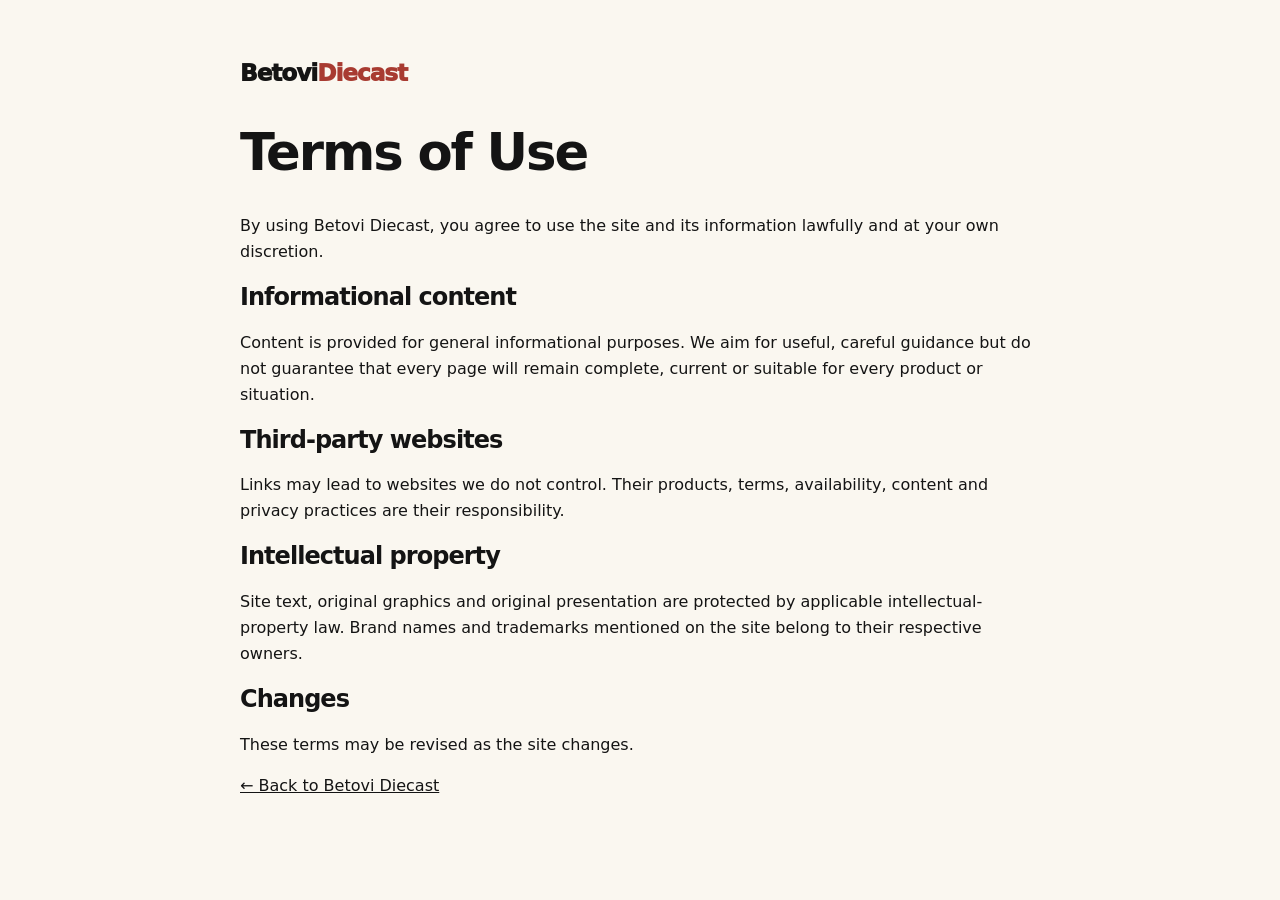
<file: terms/index.html>
<!doctype html><html lang="en"><head><meta charset="utf-8"><meta name="viewport" content="width=device-width,initial-scale=1"><title>Terms of Use | Betovi Diecast</title><meta name="description" content="Terms of use for Betovi Diecast."><link rel="stylesheet" href="/assets/site.css"><link rel="canonical" href="https://betovi-co.com/terms/"></head><body><main class="legal"><a class="brand" href="/">Betovi<span>Diecast</span></a><h1>Terms of Use</h1><p>By using Betovi Diecast, you agree to use the site and its information lawfully and at your own discretion.</p><h2>Informational content</h2><p>Content is provided for general informational purposes. We aim for useful, careful guidance but do not guarantee that every page will remain complete, current or suitable for every product or situation.</p><h2>Third-party websites</h2><p>Links may lead to websites we do not control. Their products, terms, availability, content and privacy practices are their responsibility.</p><h2>Intellectual property</h2><p>Site text, original graphics and original presentation are protected by applicable intellectual-property law. Brand names and trademarks mentioned on the site belong to their respective owners.</p><h2>Changes</h2><p>These terms may be revised as the site changes.</p><p><a href="/">← Back to Betovi Diecast</a></p></main></body></html>
</file>
<file: assets/site.css>
:root{--ink:#141414;--paper:#efe7da;--paper2:#faf7f0;--red:#a83b31;--red2:#7f2d27;--blue:#264b5f;--gold:#d39a4c;--line:#d3c8b8;--muted:#696158;--dark:#141a1d;--dark2:#20282c;--green:#647b65;--cream:#f4ecdf;--shadow:0 18px 55px rgba(35,28,21,.12)}*{box-sizing:border-box}html{scroll-behavior:smooth}body{margin:0;font-family:Inter,ui-sans-serif,system-ui,-apple-system,BlinkMacSystemFont,"Segoe UI",sans-serif;background:var(--paper2);color:var(--ink);line-height:1.62}a{color:inherit}img{max-width:100%}.wrap{width:min(1180px,calc(100% - 32px));margin:auto}.skip{position:absolute;left:-9999px}.skip:focus{left:16px;top:16px;z-index:999;background:#fff;padding:10px 14px;border:2px solid var(--ink)}.site-head{position:sticky;top:0;z-index:30;background:rgba(250,247,240,.96);backdrop-filter:blur(12px);border-bottom:1px solid var(--line)}.head-row{min-height:72px;display:flex;align-items:center;justify-content:space-between;gap:22px}.brand{font-weight:950;letter-spacing:-.045em;font-size:1.45rem;text-decoration:none;display:flex;align-items:baseline}.brand span{color:var(--red)}.brand small{font-size:.6rem;text-transform:uppercase;letter-spacing:.14em;color:#83796c;margin-left:10px;font-weight:850}.nav{display:flex;gap:20px;overflow:auto;white-space:nowrap;font-size:.86rem;font-weight:850;padding:18px 0;scrollbar-width:none}.nav::-webkit-scrollbar{display:none}.nav a{text-decoration:none;color:#4f4942;border-bottom:2px solid transparent}.nav a:hover,.nav a:focus-visible{border-bottom-color:var(--red);color:var(--ink)}.eyebrow{text-transform:uppercase;letter-spacing:.17em;font-weight:950;font-size:.68rem;color:var(--red)}h1,h2,h3{line-height:1.04;letter-spacing:-.04em}.section{padding:76px 0}.split-head{display:grid;grid-template-columns:1fr .82fr;gap:56px;align-items:end;margin-bottom:34px}.split-head h2,.section h2{font-size:clamp(2.2rem,4.8vw,4rem);margin:.16em 0}.split-head>p{color:var(--muted);font-size:1.06rem;margin:0}.button-row{display:flex;flex-wrap:wrap;align-items:center;gap:14px;margin-top:28px}.btn{display:inline-flex;align-items:center;justify-content:center;gap:7px;text-decoration:none;font-weight:900;border-radius:999px;padding:12px 18px;border:1px solid var(--ink);background:var(--ink);color:#fff;transition:.18s ease}.btn:hover,.btn:focus-visible{transform:translateY(-2px);box-shadow:0 10px 24px rgba(0,0,0,.14)}.btn.alt{background:transparent;color:var(--ink);border-color:#918475}.btn.light{background:#f6f0e5;color:var(--ink);border-color:#f6f0e5}.btn.shop{background:var(--red);border-color:var(--red);color:#fff}.text-link{font-weight:900;color:#efbd70;text-decoration:none}.hero-poster{background:var(--dark);color:#fff;overflow:hidden;position:relative;border-bottom:1px solid #2d3538}.hero-poster:before{content:"";position:absolute;inset:0;background:linear-gradient(90deg,rgba(255,255,255,.035) 1px,transparent 1px),linear-gradient(rgba(255,255,255,.025) 1px,transparent 1px);background-size:32px 32px;mask-image:linear-gradient(to bottom,black,transparent 88%)}.hero-poster-grid{position:relative;display:grid;grid-template-columns:.92fr 1.08fr;gap:54px;align-items:center;padding:82px 0 92px}.hero-copy h1{font-size:clamp(3.7rem,7.6vw,7.1rem);margin:.14em 0}.hero-copy h1 em{font-style:normal;color:var(--gold)}.hero-copy>p{font-size:1.2rem;color:#cbd1cf;max-width:650px}.hero-proof{display:flex;flex-wrap:wrap;gap:8px;margin-top:25px}.hero-proof span{font:800 .72rem ui-monospace,SFMono-Regular,Menlo,monospace;letter-spacing:.08em;color:#ccd1cf;border:1px solid #3a4448;padding:7px 9px}.garage-poster{background:#e8decf;color:var(--ink);border:1px solid #675d50;box-shadow:0 32px 90px rgba(0,0,0,.35);padding:18px;position:relative;transform:rotate(.6deg)}.garage-poster:before{content:"";position:absolute;inset:8px;border:1px solid rgba(62,53,43,.2);pointer-events:none}.poster-top{display:flex;justify-content:space-between;align-items:center;border-bottom:2px solid var(--ink);padding:2px 4px 10px;font:900 .72rem ui-monospace,SFMono-Regular,Menlo,monospace;letter-spacing:.1em}.poster-top b{color:var(--red)}.poster-stage{height:300px;position:relative;display:flex;align-items:center;justify-content:center;background:linear-gradient(90deg,rgba(20,20,20,.06) 1px,transparent 1px),linear-gradient(rgba(20,20,20,.05) 1px,transparent 1px);background-size:28px 28px;margin-top:14px;border:1px solid #b5a997}.measure-line{position:absolute;left:8%;right:8%;height:1px;background:#5f574f;color:#655d53;font:800 .62rem ui-monospace,SFMono-Regular,Menlo,monospace;text-transform:uppercase}.measure-line:before,.measure-line:after{content:"";position:absolute;top:-5px;width:1px;height:11px;background:#5f574f}.measure-line:before{left:0}.measure-line:after{right:0}.measure-line span{position:absolute;left:50%;transform:translate(-50%,-50%);background:#e8decf;padding:0 8px;white-space:nowrap}.measure-top{top:38px}.measure-bottom{bottom:40px}.car-silhouette{position:relative;height:72px;width:100%;max-width:300px}.car-silhouette .body{position:absolute;left:5%;right:5%;bottom:14px;height:28px;background:var(--red);border-radius:30px 55px 12px 14px;clip-path:polygon(4% 28%,18% 15%,29% 0,68% 0,80% 15%,94% 24%,100% 52%,96% 100%,3% 100%,0 54%)}.car-silhouette .roof{position:absolute;left:26%;right:27%;bottom:38px;height:25px;background:#bf584e;clip-path:polygon(18% 100%,31% 16%,72% 11%,93% 100%)}.car-silhouette .wheel{position:absolute;bottom:4px;width:28px;height:28px;background:#111;border:5px solid #777;border-radius:50%;z-index:3}.car-silhouette .w1{left:19%}.car-silhouette .w2{right:18%}.hero-car{max-width:390px;transform:scale(1.08)}.poster-console{display:grid;grid-template-columns:repeat(4,1fr);border:1px solid #6f665c;border-top:0}.poster-console div{padding:12px;border-right:1px solid #928678}.poster-console div:last-child{border-right:0}.poster-console b{display:block;color:var(--red);font:900 .63rem ui-monospace,SFMono-Regular,Menlo,monospace}.poster-console strong{display:block;font-size:.78rem;line-height:1.25;margin-top:4px}.poster-stamp{display:inline-block;margin-top:13px;border:2px solid var(--red);color:var(--red);padding:5px 8px;font:950 .62rem ui-monospace,SFMono-Regular,Menlo,monospace;letter-spacing:.07em;transform:rotate(-2deg)}.scale-theater{background:#e9e0d2}.scale-stage{background:var(--dark);padding:26px;border:1px solid #30383d;box-shadow:var(--shadow)}.scale-stage-grid{display:grid;grid-template-columns:repeat(4,1fr);gap:14px;align-items:end;min-height:360px}.scale-spec{background:#20282c;color:#fff;padding:18px 14px 22px;display:flex;flex-direction:column;justify-content:flex-end;min-height:260px;border-top:4px solid var(--blue)}.scale-spec:nth-child(2){border-color:var(--red)}.scale-spec:nth-child(3){border-color:var(--gold)}.scale-spec:nth-child(4){border-color:var(--green)}.scale-label{display:flex;justify-content:space-between;align-items:flex-end;gap:10px;margin-bottom:auto}.scale-label b{font-size:1.9rem}.scale-label span{font-size:.63rem;text-transform:uppercase;letter-spacing:.11em;color:#9da7a4}.scale-spec .car-silhouette{margin:34px auto 18px;transform-origin:center bottom}.s64x .car-silhouette{transform:scale(.42)}.s43x .car-silhouette{transform:scale(.58)}.s24x .car-silhouette{transform:scale(.78)}.s18x .car-silhouette{transform:scale(1)}.scale-spec p{font-size:.84rem;color:#c2c9c6;margin:0}.scale-ruler{display:grid;grid-template-columns:auto 1fr auto;gap:14px;align-items:center;color:#8f9996;font:800 .62rem ui-monospace,SFMono-Regular,Menlo,monospace;letter-spacing:.1em;text-transform:uppercase;margin-top:18px}.scale-ruler span:nth-child(2){text-align:center;border-top:1px solid #586166;padding-top:7px}.workshop-section{background:var(--paper2)}.workshop-grid{display:grid;grid-template-columns:1fr 1fr;gap:20px}.visual-tool{display:block;text-decoration:none;color:inherit;background:#fff;border:1px solid var(--line);box-shadow:0 10px 28px rgba(38,31,24,.05);transition:.18s ease}.visual-tool:hover,.visual-tool:focus-visible{transform:translateY(-4px);box-shadow:var(--shadow)}.tool-head{display:flex;justify-content:space-between;padding:13px 16px;background:var(--ink);color:#fff;font:900 .66rem ui-monospace,SFMono-Regular,Menlo,monospace;letter-spacing:.12em}.tool-head b{color:var(--gold)}.cabinet-visual{height:320px;margin:18px;background:#1d2528;border:7px solid #4f5a5f;position:relative;padding:26px 22px 20px;overflow:hidden}.cabinet-visual:after{content:"";position:absolute;inset:0;background:linear-gradient(110deg,transparent 35%,rgba(255,255,255,.08) 36%,transparent 50%);pointer-events:none}.cab-light{position:absolute;top:8px;left:22px;right:22px;height:8px;background:#ffe4a0;box-shadow:0 0 18px #f0c66c;color:#c09033;font-size:0}.cab-shelf{height:78px;border-bottom:4px solid #9ea7aa;display:flex;align-items:flex-end;justify-content:space-around;padding:0 10px 10px}.mini-car{width:58px;height:17px;background:var(--red);border-radius:15px 20px 5px 6px;position:relative;display:block}.mini-car:before,.mini-car:after{content:"";position:absolute;bottom:-5px;width:9px;height:9px;background:#090b0c;border:2px solid #91999c;border-radius:50%}.mini-car:before{left:10px}.mini-car:after{right:10px}.mini-car.large{width:82px;height:22px}.door-arc{position:absolute;right:-50px;top:35px;width:120px;height:240px;border:2px dashed #d1a85f;border-left:0;border-radius:0 140px 140px 0;opacity:.8}.depth-mark{position:absolute;bottom:4px;right:18px;color:#d7b56f;font:800 .61rem ui-monospace,SFMono-Regular,Menlo,monospace;text-transform:uppercase}.scene-board{height:320px;margin:18px;display:grid;grid-template-columns:repeat(3,1fr);gap:8px;background:#111619;padding:10px}.scene-frame{position:relative;overflow:hidden;background:#d9d0c2;border:1px solid #4b5356}.scene-frame span{position:absolute;left:8px;bottom:8px;background:#111;color:#fff;padding:4px 6px;font:800 .53rem ui-monospace,SFMono-Regular,Menlo,monospace}.scene-road{position:absolute;left:-20%;right:-20%;bottom:0;height:46%;background:#777;transform:skewX(-12deg)}.scene-road:after{content:"";position:absolute;left:48%;top:0;bottom:0;border-left:3px dashed #e6d79d}.scene-wall{position:absolute;inset:0 0 42% 0;background:linear-gradient(90deg,#b8a58e 1px,transparent 1px),linear-gradient(#b8a58e 1px,transparent 1px);background-size:24px 16px;background-color:#ccbba6}.scene-car{position:absolute;left:24%;right:18%;bottom:24%;height:28px;background:var(--red);border-radius:20px 28px 7px 7px}.scene-car:before,.scene-car:after{content:"";position:absolute;bottom:-7px;width:12px;height:12px;background:#111;border-radius:50%}.scene-car:before{left:14%}.scene-car:after{right:14%}.scene-prop{position:absolute;background:#2d3639}.scene-prop.p1{width:18px;height:44px;left:12%;bottom:20%}.scene-prop.p2{width:30px;height:24px;right:10%;bottom:17%}.tool-copy{padding:0 22px 24px}.tool-copy h3{font-size:1.75rem;margin:.2em 0}.tool-copy p{color:var(--muted)}.tool-copy span{font-weight:900;color:var(--red)}.route-section{background:#e9e0d2}.job-board{display:grid;gap:1px;background:#b8ab9a;border:1px solid #b8ab9a}.job-board a{display:grid;grid-template-columns:90px 1fr auto;gap:20px;align-items:center;background:#fff;text-decoration:none;padding:24px 28px;transition:.16s ease}.job-board a:hover,.job-board a:focus-visible{background:#f6efe5;padding-left:34px}.job-no{font:900 2.4rem ui-monospace,SFMono-Regular,Menlo,monospace;color:#c8b9a6}.job-board small{font:900 .65rem ui-monospace,SFMono-Regular,Menlo,monospace;letter-spacing:.13em;color:var(--red)}.job-board h3{font-size:1.55rem;margin:.14em 0}.job-board p{margin:0;color:var(--muted)}.job-board>a>b{font-size:1.8rem;color:var(--red)}.support-strip{display:grid;grid-template-columns:repeat(3,1fr);margin-top:18px;border:1px solid #b8ab9a}.support-strip a{display:flex;justify-content:space-between;gap:12px;text-decoration:none;padding:15px 17px;background:#ded3c4;border-right:1px solid #b8ab9a}.support-strip a:last-child{border-right:0}.support-strip span{color:#766c61;font:700 .72rem ui-monospace,SFMono-Regular,Menlo,monospace}.pitlane{background:#151b1e;color:#fff;padding:36px 0}.pitlane-grid{display:grid;grid-template-columns:180px 1fr auto;gap:30px;align-items:center}.pitlane-mark{border:1px solid #455055;padding:16px}.pitlane-mark span{display:block;font:900 .62rem ui-monospace,SFMono-Regular,Menlo,monospace;letter-spacing:.12em;color:#9aa5a2}.pitlane-mark b{display:block;margin-top:5px;color:var(--gold)}.pitlane h2{font-size:2.2rem;margin:.15em 0}.pitlane p{color:#c5cdca;margin:.3em 0}.affiliate-note{font-size:.78rem;color:#919b98;margin-top:7px}.dark{background:#101517;color:#fff}.manifesto{border-top:1px solid #313a3e}.manifesto-grid{display:grid;grid-template-columns:.75fr 1.25fr;gap:60px;align-items:center}.manifesto-big{font-size:clamp(4rem,10vw,8.5rem);font-weight:950;line-height:.77;letter-spacing:-.075em;color:#2e383c}.manifesto h2{max-width:18ch}.rule-stack{border-left:1px solid #384145;padding-left:30px}.rule-stack p{margin:0;padding:14px 0;border-bottom:1px solid #2e373a;color:#c2cac7}.rule-stack b{color:#fff}.article{width:min(860px,calc(100% - 32px));margin:auto;padding:58px 0 84px}.article:before{content:"BETOVI FIELD NOTE";display:block;font-size:.68rem;letter-spacing:.18em;font-weight:900;color:#8b8174;border-bottom:1px solid var(--line);padding-bottom:12px;margin-bottom:22px}.article h1{font-size:clamp(2.7rem,6vw,4.8rem);margin:.18em 0}.article .dek{font-size:1.24rem;color:#5e5952;max-width:720px}.article h2{font-size:2.05rem;margin-top:2.2em}.article h3{font-size:1.38rem;margin-top:1.7em}.article p,.article li{font-size:1.05rem}.article table{width:100%;border-collapse:collapse;margin:28px 0;background:#fff}.article th,.article td{text-align:left;vertical-align:top;border:1px solid var(--line);padding:13px}.article th{background:#e8dfd2}.note{border-left:5px solid var(--gold);background:#f0e4d2;padding:18px 20px;margin:28px 0}.warning{border-left-color:var(--red);background:#f2e2df}.route-box{margin-top:48px;padding:24px;border:1px solid var(--line);border-left:6px solid var(--red);background:#ece5da}.route-box a{font-weight:900;color:var(--red)}.article-visual{margin:30px 0 38px;border:1px solid var(--line);background:#fff;box-shadow:0 12px 34px rgba(38,31,24,.06)}.article-visual .tool-head{margin:0}.article-visual .cabinet-visual,.article-visual .scene-board{margin:0;border-left:0;border-right:0}.article-visual figcaption{padding:16px 18px;color:var(--muted);font-size:.9rem}.legal{width:min(800px,calc(100% - 32px));margin:auto;padding:54px 0 80px}.legal h1{font-size:3.2rem}.footer{background:#0d1113;color:#d6d8d6;padding:48px 0}.foot-grid{display:grid;grid-template-columns:1.4fr 1fr 1fr 1fr;gap:30px}.footer h2,.footer h3{color:#fff;margin-top:0}.footer a{display:block;color:#c2c6c3;text-decoration:none;margin:7px 0}.footer a:hover{color:#fff}.footer small{color:#858e8b}.foot-bottom{border-top:1px solid #2c3336;margin-top:30px;padding-top:22px;display:flex;justify-content:space-between;gap:14px}@media(prefers-reduced-motion:reduce){*{scroll-behavior:auto!important;transition:none!important}}@media(max-width:920px){.hero-poster-grid,.split-head,.workshop-grid,.pitlane-grid,.manifesto-grid,.foot-grid{grid-template-columns:1fr}.hero-poster-grid{padding:58px 0}.garage-poster{transform:none}.scale-stage-grid{grid-template-columns:1fr 1fr}.poster-console{grid-template-columns:1fr 1fr}.pitlane-grid{align-items:start}.support-strip{grid-template-columns:1fr}.support-strip a{border-right:0;border-bottom:1px solid #b8ab9a}.support-strip a:last-child{border-bottom:0}.head-row{align-items:flex-start;flex-direction:column;gap:0}.nav{width:100%;padding-top:0}.section{padding:56px 0}}@media(max-width:620px){.wrap{width:min(100% - 24px,1180px)}.brand small{display:none}.hero-copy h1{font-size:clamp(3.4rem,16vw,5rem)}.garage-poster{padding:12px}.poster-stage{height:235px}.poster-console{grid-template-columns:1fr 1fr}.poster-console div{padding:9px}.scale-stage-grid{grid-template-columns:1fr}.scale-spec{min-height:210px}.scale-spec .car-silhouette{margin-top:20px}.job-board a{grid-template-columns:58px 1fr auto;padding:18px 16px;gap:12px}.job-board p{display:none}.job-no{font-size:1.8rem}.job-board h3{font-size:1.25rem}.scene-board{grid-template-columns:1fr;height:auto}.scene-frame{height:190px}.article{width:min(100% - 24px,860px)}.article table{display:block;overflow-x:auto}.foot-bottom{flex-direction:column}}
</file>
<file: assets/polish.css>
:root{--px-ink:#181716;--px-muted:#686159;--px-paper:#fbf8f2;--px-paper-deep:#f1e9dd;--px-line:#d8cfc2;--px-red:#a74434;--px-dark:#171a1c;--px-gold:#b67b32;--px-max:1180px}html{scroll-padding-top:90px}body{background:var(--px-paper);color:var(--px-ink);font-size:16px}.wrap{width:min(var(--px-max),calc(100% - 40px))}.site-head{background:rgba(251,248,242,.97);border-bottom:1px solid #cfc5b8;box-shadow:none}.head-row{min-height:68px}.brand{font-size:1.35rem;letter-spacing:-.035em}.brand small{font-size:.54rem;letter-spacing:.18em;color:#887d70}.nav{gap:6px;padding:12px 0}.nav a{padding:7px 10px;border:0;border-radius:999px;font-size:.78rem;letter-spacing:.02em;color:#60594f}.nav a:hover,.nav a:focus-visible{background:#ece4d8;color:var(--px-ink)}.article-visual{display:none!important}.article{width:min(860px,calc(100% - 40px));margin:0 auto;padding:76px 0 90px}.article>.eyebrow{display:inline-block;margin-bottom:14px;padding-bottom:7px;border-bottom:2px solid var(--px-red);font-size:.65rem;letter-spacing:.18em}.article>h1{font-size:clamp(2.8rem,6vw,5.25rem);line-height:.96;letter-spacing:-.055em;max-width:14ch;margin:.05em 0 .28em}.article>.dek{font-family:Georgia,"Times New Roman",serif;font-size:clamp(1.2rem,2.2vw,1.48rem);line-height:1.5;color:#504a44;max-width:34em;margin:0 0 48px}.article>h2{font-size:clamp(1.8rem,3vw,2.45rem);line-height:1.08;letter-spacing:-.035em;margin:58px 0 15px;padding-top:20px;border-top:1px solid var(--px-line);max-width:23ch}.article>h3{font-size:1.35rem;margin:34px 0 9px}.article>p,.article>ul,.article>ol{max-width:690px;font-size:1.04rem;line-height:1.76;color:#36322e}.article>p{margin:0 0 18px}.article>ul,.article>ol{padding-left:1.35em;margin:16px 0 28px}.article li{margin:.55em 0}.article strong{color:#1c1917}.article table{display:block;width:100%;overflow-x:auto;border-collapse:collapse;margin:28px 0 38px;background:#fff;border-top:3px solid var(--px-ink);font-size:.92rem}.article th{text-align:left;background:#eee7dc;color:#2b2723;font-size:.7rem;text-transform:uppercase;letter-spacing:.08em}.article th,.article td{padding:13px 15px;border-bottom:1px solid var(--px-line);vertical-align:top;min-width:145px}.note{margin:34px 0;padding:18px 20px 18px 24px;border:0;border-left:4px solid var(--px-red);background:#f2e9dd;color:#3e3832;box-shadow:none}.note.warning{background:#eee5d7;border-left-color:var(--px-gold)}.route-box{margin:52px 0 0;padding:22px 0;border:0;border-top:2px solid var(--px-ink);border-bottom:1px solid var(--px-line);background:transparent;font-size:1rem}.route-box a{color:var(--px-red);font-weight:900;text-decoration:none}.affiliate-rail{margin:54px 0 0;padding:28px;border:1px solid #cabca9;background:#efe3d2;box-shadow:none;gap:28px}.affiliate-rail h3{font-size:1.65rem;max-width:22ch}.affiliate-note{font-size:.78rem;color:#776b60}.btn{border-radius:4px;box-shadow:none}.btn:hover,.btn:focus-visible{transform:none;box-shadow:none;background:#282421}.footer{background:#171a1c;color:#e8e4dc;border-top:0}.footer a{color:#cfc9bf}.foot-bottom{border-top-color:#3b3e3f}.home-reset{background:var(--px-paper)}.editorial-hero{background:#f3ebdf;border-bottom:1px solid var(--px-line)}.hero-layout{grid-template-columns:minmax(0,1.35fr) minmax(280px,.65fr);gap:72px;padding:88px 0 80px}.hero-main h1{font-size:clamp(3.8rem,7.7vw,7.4rem);max-width:10.5ch;line-height:.91}.hero-main .lead{font-family:Georgia,"Times New Roman",serif;font-size:1.16rem;line-height:1.62;max-width:43em;color:#4f4943}.hero-links{margin-top:30px}.hero-links .primary{border-radius:4px;padding:11px 15px}.collector-index{background:transparent;border:0;border-top:3px solid var(--px-ink);box-shadow:none}.index-label{padding:14px 0;border-bottom:1px solid #bfb3a3}.collector-index a{grid-template-columns:38px 1fr;padding:15px 0;border-bottom:1px solid #cfc3b3}.collector-index a:hover,.collector-index a:focus-visible{background:transparent;padding-left:6px}.collector-index a>span{font-size:.95rem;color:var(--px-red)}.collector-index b{font-size:1.08rem}.collector-index small{font-size:.78rem}.desk-section,.notebook-section{padding:68px 0}.section-heading{grid-template-columns:.8fr 1.2fr;align-items:start;border-top:3px solid var(--px-ink);padding-top:18px}.section-heading .overline{margin-top:7px}.section-heading h2{font-size:clamp(2.6rem,5vw,4.6rem);max-width:13ch}.editorial-grid{grid-template-columns:1.15fr .85fr;gap:0;border-top:1px solid var(--px-line);border-bottom:1px solid var(--px-line)}.feature-story,.side-stories article{border:0;border-right:1px solid var(--px-line);padding:30px 30px 34px;background:transparent}.feature-story{background:transparent;color:var(--px-ink);min-height:380px}.feature-story p,.side-stories p{color:var(--px-muted)}.feature-story a{color:var(--px-red)}.feature-story h3,.side-stories h3{font-family:Georgia,"Times New Roman",serif;font-weight:700;font-size:clamp(1.8rem,3vw,2.5rem);line-height:1.08}.side-stories{gap:0}.side-stories article{border-right:0;border-bottom:1px solid var(--px-line)}.side-stories article:last-child{border-bottom:0}.object-section{background:var(--px-dark);padding:72px 0}.object-layout{grid-template-columns:.8fr 1.2fr;gap:68px}.object-intro h2{font-family:Georgia,"Times New Roman",serif;font-size:clamp(2.6rem,5vw,4.4rem);line-height:1}.object-list{border:0;border-top:1px solid #4a4d4e}.object-list div{border:0;border-bottom:1px solid #3d4041;padding:22px 0}.object-list div:nth-child(odd){padding-right:26px}.object-list div:nth-child(even){padding-left:26px}.notebook-section{background:#f0e8dc}.notebook-list a{grid-template-columns:130px 190px 1fr auto;padding:18px 0;transition:.15s ease}.notebook-list a:hover,.notebook-list a:focus-visible{padding-left:8px}.merchant-band{background:#dfc8a9;border-block:0;padding:38px 0}.merchant-layout>a{border-radius:4px;background:var(--px-ink);padding:12px 16px}.closing-note{padding:66px 0}.closing-note p{font-size:clamp(2.35rem,4.6vw,4.4rem);max-width:18ch}.closing-note span{border-left-color:var(--px-red)}a:focus-visible{outline:3px solid #d59a4d;outline-offset:3px}@media(max-width:900px){.hero-layout,.section-heading,.editorial-grid,.object-layout,.merchant-layout,.closing-note .wrap{grid-template-columns:1fr}.hero-layout{gap:38px;padding:60px 0}.collector-index{max-width:620px}.section-heading{gap:6px}.editorial-grid{border-left:1px solid var(--px-line);border-right:1px solid var(--px-line)}.feature-story,.side-stories article{border-right:0;border-bottom:1px solid var(--px-line);min-height:0}.object-list div:nth-child(odd),.object-list div:nth-child(even){padding-left:0;padding-right:0}.notebook-list a{grid-template-columns:110px 1fr auto}.notebook-list p{grid-column:2/4}.article{padding-top:58px}}@media(max-width:600px){.wrap,.article{width:min(100% - 28px,var(--px-max))}.head-row{min-height:62px}.brand small{display:none}.nav{gap:0}.nav a{padding:7px 8px;font-size:.74rem}.article>h1{font-size:clamp(2.65rem,13vw,4rem)}.article>.dek{font-size:1.16rem}.article>h2{margin-top:46px}.hero-main h1{font-size:clamp(3.1rem,15vw,4.8rem)}.object-list{grid-template-columns:1fr}.notebook-list a{grid-template-columns:1fr auto;gap:6px 14px}.notebook-list span,.notebook-list b{grid-column:1}.notebook-list p{grid-column:1/3}.notebook-list em{grid-column:2;grid-row:1/3}.affiliate-rail{padding:22px}}
</file>
